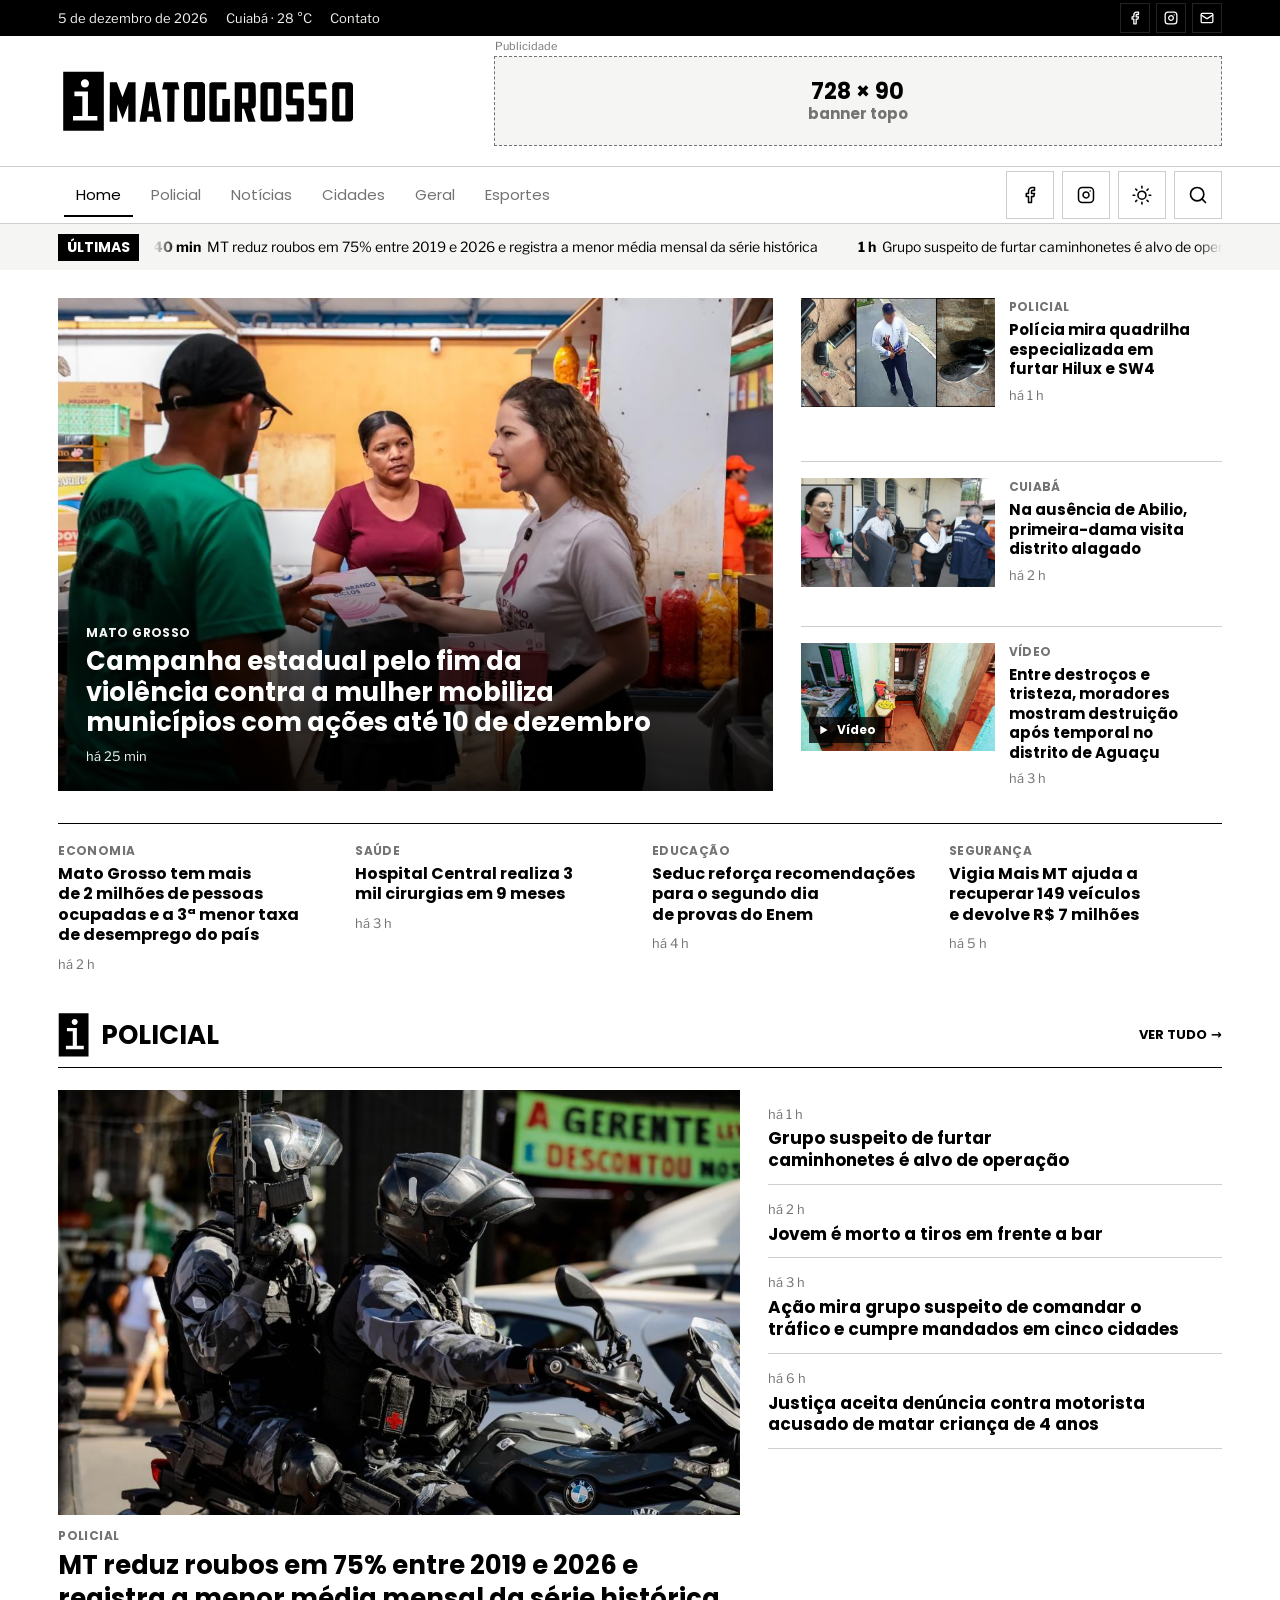
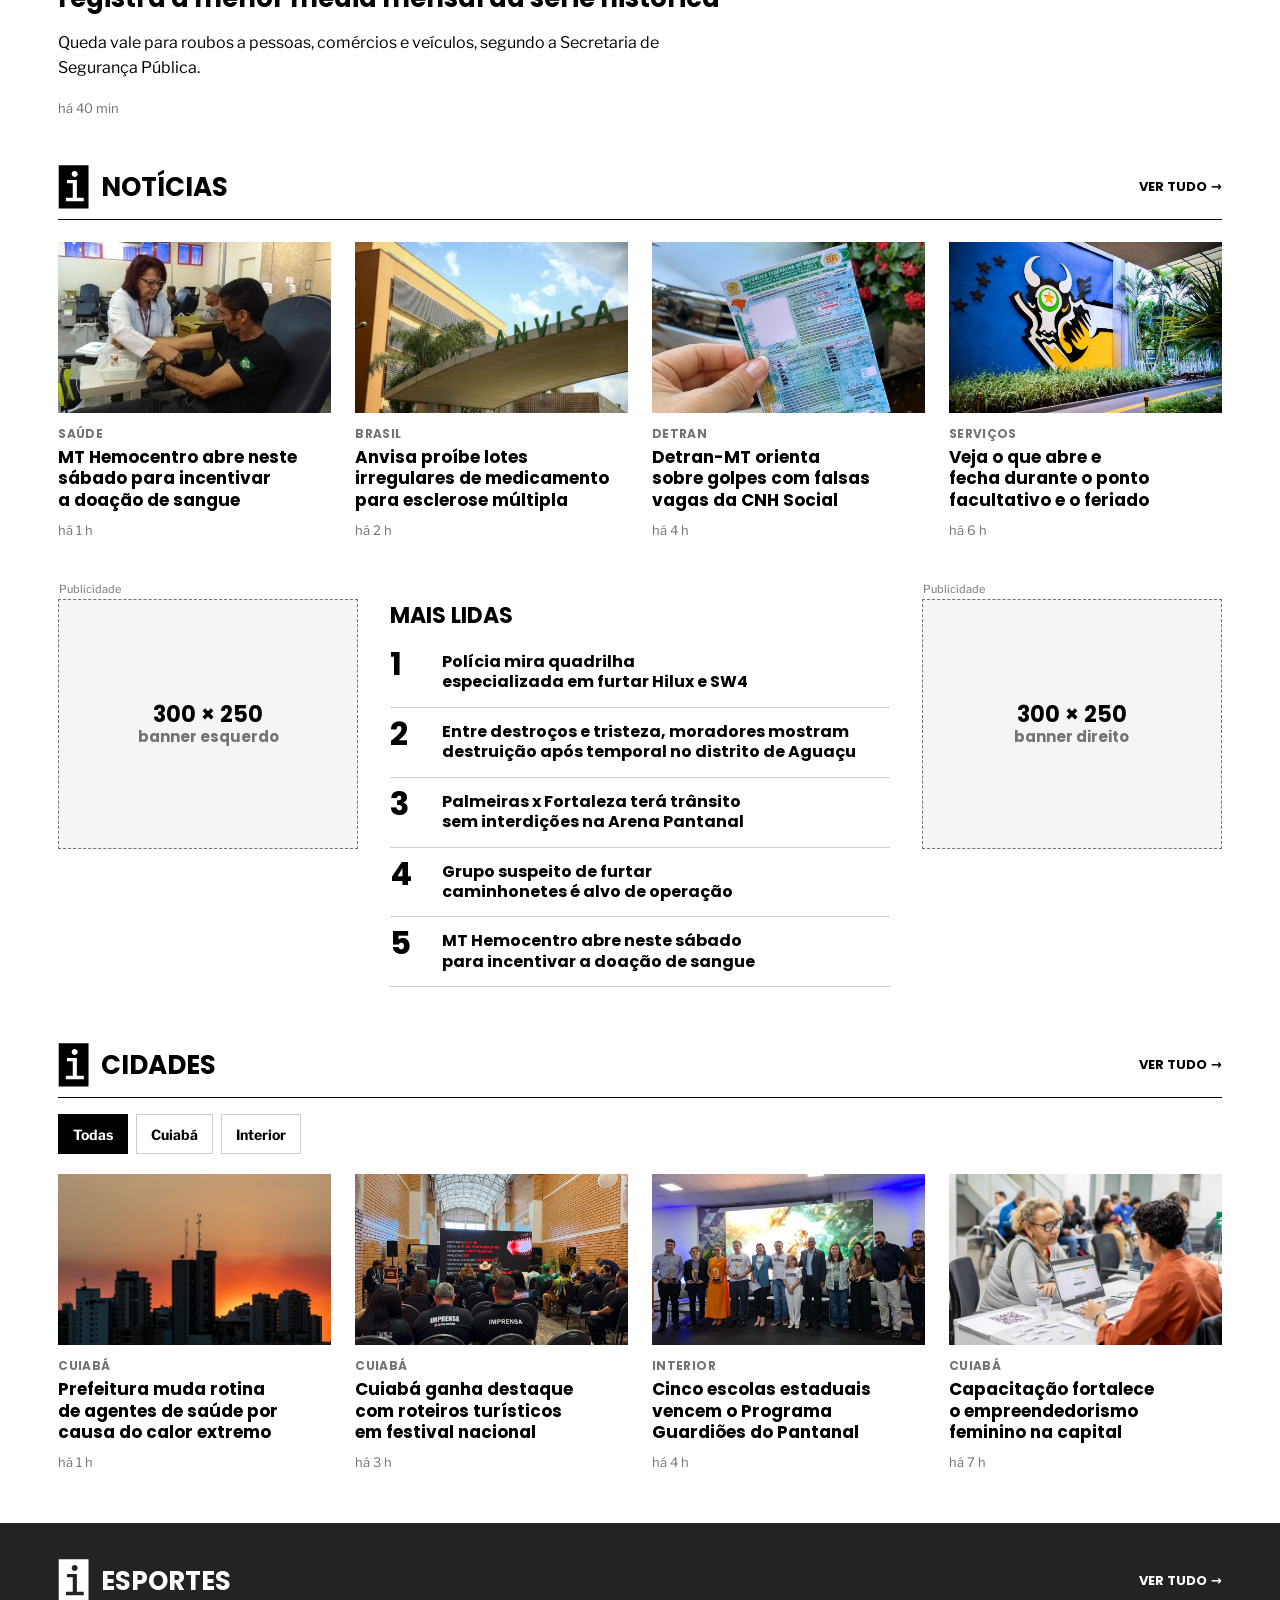
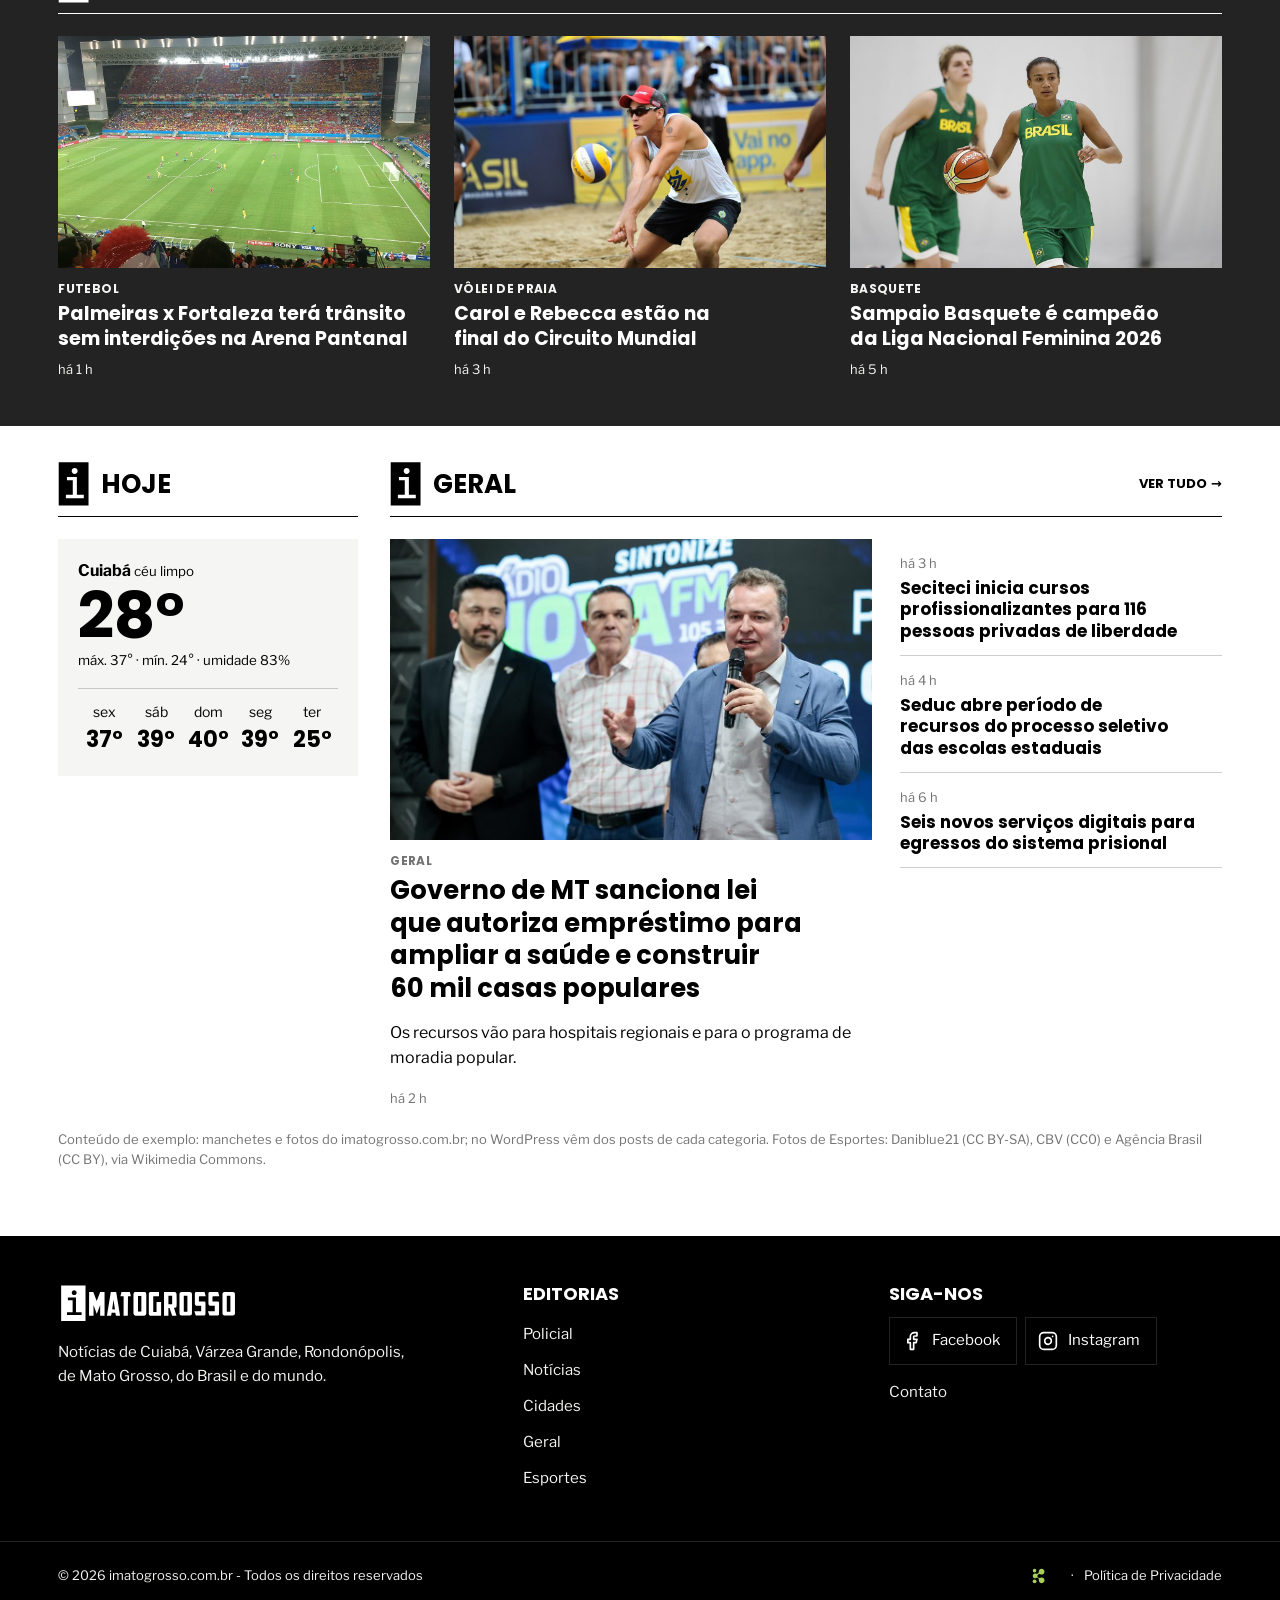
<file: index.html>
<!DOCTYPE html>
<html lang="pt-BR">
<head>
<meta charset="utf-8">
<meta name="viewport" content="width=device-width, initial-scale=1">
<title>iMatoGrosso · Home</title>
<link rel="icon" type="image/svg+xml" href="assets/img/logo/imt-icone-preto.svg">
<!-- WP: favicon e ícone do celular = IMT_icone_01.svg (gerar também PNG 32, 180 e 512 px) -->
<link rel="preconnect" href="https://fonts.googleapis.com">
<link rel="preconnect" href="https://fonts.gstatic.com" crossorigin>
<link href="https://fonts.googleapis.com/css2?family=Poppins:wght@400;700&family=Libre+Franklin:wght@400;700&display=swap" rel="stylesheet">
<link rel="stylesheet" href="assets/css/style.css">
</head>
<body>
<svg width="0" height="0" style="position:absolute" aria-hidden="true">
 <symbol id="logo" viewBox="0 0 841.89 181.89"><g><polygon points="144.99 147.97 145.5 37.37 165.02 37.37 180.91 79.59 197.14 37.37 217.69 37.37 217.69 147.97 196.96 147.97 197.31 98.58 181.25 140.2 166.05 98.58 166.23 147.97 146.17 147.97 144.99 147.97"/><path d="M272.08,37.37h-25.12l-18.26,110.6h19.68l2.59-13.99h17.23l2.85,13.99h19.17L272.08,37.37ZM253.43,118.71l6.09-44.69,6.86,44.81L253.43,118.71Z"/><polygon points="306.66 147.97 326.48 147.97 327.26 57.31 340.98 57.31 335.93 37.37 296.69 37.37 292.03 57.31 306.92 57.31 306.66 147.97"/><path d="M402.99,37.37h-39.69c-5.16,0-9.37,4.21-9.37,9.35v91.51c0,5.14,4.21,9.35,9.37,9.35h39.69c5.14,0,9.35-4.21,9.35-9.35V46.72C412.34,41.58,408.13,37.37,402.99,37.37ZM390.98,128.7c0,.84-.69,1.53-1.53,1.53h-13.79c-.84,0-1.52-.69-1.52-1.53V56.64c0-.84.68-1.53,1.52-1.53h13.79c.84,0,1.53.69,1.53,1.53V128.7Z"/><path d="M818.47,37.37h-39.69c-5.16,0-9.37,4.21-9.37,9.35v91.51c0,5.14,4.21,9.35,9.37,9.35h39.69c5.14,0,9.36-4.21,9.36-9.35V46.72C827.83,41.58,823.61,37.37,818.47,37.37ZM806.46,128.7c0,.84-.69,1.53-1.53,1.53h-13.79c-.83,0-1.52-.69-1.52-1.53V56.64c0-.84.69-1.53,1.52-1.53h13.79c.84,0,1.53.69,1.53,1.53V128.7Z"/><path d="M617.29,37.37h-39.69c-5.15,0-9.37,4.21-9.37,9.35v91.51c0,5.14,4.22,9.35,9.37,9.35h39.69c5.15,0,9.36-4.21,9.36-9.35V46.72C626.65,41.58,622.44,37.37,617.29,37.37ZM605.28,128.7c0,.84-.69,1.53-1.53,1.53h-13.78c-.84,0-1.52-.69-1.52-1.53V56.64c0-.84.68-1.53,1.52-1.53h13.78c.84,0,1.53.69,1.53,1.53V128.7Z"/><path d="M402.99,37.37h-39.69c-5.16,0-9.37,4.21-9.37,9.35v91.51c0,5.14,4.21,9.35,9.37,9.35h39.69c5.14,0,9.35-4.21,9.35-9.35V46.72C412.34,41.58,408.13,37.37,402.99,37.37ZM390.98,128.7c0,.84-.69,1.53-1.53,1.53h-13.79c-.84,0-1.52-.69-1.52-1.53V56.64c0-.84.68-1.53,1.52-1.53h13.79c.84,0,1.53.69,1.53,1.53V128.7Z"/><path d="M749.21,37.37h-40.28s-5.18,2.33-5.18,6.34.26,50,.26,50c0,0,.39,6.6,6.35,7.77,2.61.51,20.33.39,20.33.39,0,0,2.59-.65,2.59,1.16s.39,22.54.39,22.54c0,0,.52,2.59-2.33,2.46-2.85-.13-30.05-.39-30.05-.39l6.74,19.56,37.82.25s6.6-.38,7.25-5.05c.65-4.66.39-54.39.39-54.39,0,0,.39-5.57-5.96-5.57h-21.63s-1.95.07-2.88-1.24c-.52-.72-.5-1.55-.49-1.87.06-2.1.17-16.39,0-18.46-.17-2.19,1.8-3.48,3.31-3.56,11.39,0,24.47,0,28.68,0L749.21,37.37Z"/><path d="M685.66,37.37h-40.27s-5.18,2.33-5.18,6.34.25,50,.25,50c0,0,.39,6.6,6.35,7.77,2.61.51,20.33.39,20.33.39,0,0,2.59-.65,2.59,1.16s.39,22.54.39,22.54c0,0,.52,2.59-2.33,2.46-2.85-.13-30.05-.39-30.05-.39l6.74,19.56,37.82.25s6.6-.38,7.25-5.05.39-54.39.39-54.39c0,0,.39-5.57-5.96-5.57h-21.63s-1.95.07-2.88-1.24c-.52-.72-.49-1.55-.48-1.87.05-2.1.16-16.39,0-18.46-.18-2.19,1.79-3.48,3.3-3.56,11.39,0,24.47,0,28.68,0L685.66,37.37Z"/><path d="M472.31,37.37h-39.63s-7.9,1.16-7.9,7.77v94.67s1.69,8.16,7.25,8.16h50.25v-63.46h-21.37v45.98h-15.41V57.31h26.81V37.37Z"/><path d="M554.43,104.85c1.94-6.61,0-59.19,0-59.19,0,0-1.95-8.29-8.04-8.29h-50.5v110.6h20.58v-36.26h5.31l12.31,36.26h20.34l-12.18-36.91S552.48,111.45,554.43,104.85ZM534.09,94.35l-17.62.13v-39.63l17.62-.26V94.35Z"/></g><path d="M14.61,7.58v165.43h113.97V7.58H14.61ZM75.59,28.99c6.31,0,11.42,5.12,11.42,11.43s-5.11,11.43-11.42,11.43-11.43-5.12-11.43-11.43S69.28,28.99,75.59,28.99ZM110.45,144.52H42.07v-12.78h26.24v-55.43h-22.27v-12.95h37.99v68.38h26.42V144.52Z"/></symbol>
 <symbol id="ic" viewBox="0 0 421.09 595.28"><path d="M9.81,3.44v587.67h404.87V3.44H9.81ZM226.42,79.51c22.42,0,40.59,18.18,40.59,40.6s-18.17,40.59-40.59,40.59-40.59-18.18-40.59-40.59S204,79.51,226.42,79.51ZM350.27,489.9H107.35v-45.4h93.24v-196.91h-79.13v-46.01h134.95v242.92h93.86V489.9Z"/></symbol>
 <symbol id="fb" viewBox="0 0 24 24"><path pathLength="1" d="M18 2h-3a5 5 0 0 0-5 5v3H7v4h3v8h4v-8h3l1-4h-4V7a1 1 0 0 1 1-1h3z"/></symbol>
 <symbol id="ig" viewBox="0 0 24 24"><rect pathLength="1" x="2" y="2" width="20" height="20" rx="5"/><path pathLength="1" d="M16 11.37A4 4 0 1 1 12.63 8 4 4 0 0 1 16 11.37z"/><path pathLength="1" d="M17.5 6.5h.01"/></symbol>
 <symbol id="ml" viewBox="0 0 24 24"><rect pathLength="1" x="2" y="4" width="20" height="16" rx="2"/><path pathLength="1" d="m22 7-8.97 5.7a1.94 1.94 0 0 1-2.06 0L2 7"/></symbol>
 <symbol id="lupa" viewBox="0 0 24 24"><circle pathLength="1" cx="11" cy="11" r="8"/><path pathLength="1" d="m21 21-4.3-4.3"/></symbol>
</svg>

<div class="top"><div class="wrap">
 <span class="dt" id="hoje">19 de novembro de 2026</span>
 <span>Cuiabá · 28 °C</span>
 <a class="ctt" href="contato.html">Contato</a>
 <nav class="soc" aria-label="Redes sociais">
  <a href="https://www.facebook.com/profile.php?id=61579282092124" target="_blank" rel="noopener" aria-label="Facebook do iMatoGrosso (abre em nova aba)"><svg><use href="#fb"/></svg></a>
  <a href="https://www.instagram.com/imatogrossomt/" target="_blank" rel="noopener" aria-label="Instagram do iMatoGrosso (abre em nova aba)"><svg><use href="#ig"/></svg></a>
  <a href="contato.html" aria-label="E-mail"><svg><use href="#ml"/></svg></a>
 </nav>
</div></div>

<header class="head"><div class="wrap">
 <a class="logo" href="index.html" aria-label="iMatoGrosso, página inicial"><svg viewBox="0 0 841.89 181.89"><use href="#logo"/></svg></a>
 <!-- WP: posição "banner-top-728x90" (WP Bannerize) -->
 <div class="ad a728"><span><b>728 × 90</b>banner topo</span></div>
</div></header>

<nav class="nav" id="nav" aria-label="Editorias"><div class="wrap">
 <a class="mini" href="index.html" aria-label="iMatoGrosso"><svg viewBox="0 0 841.89 181.89"><use href="#logo"/></svg></a>
 <ul class="menu" id="menu">
  <li class="hov" aria-hidden="true"></li><li class="ind" aria-hidden="true"></li>
  <li><a href="index.html" aria-current="page">Home</a></li>
  <li><a href="editoria.html?e=policial">Policial</a></li>
  <li><a href="editoria.html?e=noticias">Notícias</a></li>
  <li><a href="editoria.html?e=cidades">Cidades</a></li>
  <li><a href="editoria.html?e=geral">Geral</a></li>
  <li><a href="editoria.html?e=esportes">Esportes</a></li>
 </ul>
 <nav class="nav-redes" aria-label="iMatoGrosso nas redes sociais">
  <a href="https://www.facebook.com/profile.php?id=61579282092124" target="_blank" rel="noopener" aria-label="Facebook do iMatoGrosso (abre em nova aba)"><svg aria-hidden="true"><use href="#fb"/></svg></a>
  <a href="https://www.instagram.com/imatogrossomt/" target="_blank" rel="noopener" aria-label="Instagram do iMatoGrosso (abre em nova aba)"><svg aria-hidden="true"><use href="#ig"/></svg></a>
 </nav>
 <!-- botão claro/escuro animado (ref. "AnimatedThemeToggle / SolarSwitch", refeito em JS puro) -->
 <button class="tema-tg" id="tema-tg" type="button" aria-pressed="false" aria-label="Modo escuro"><svg viewBox="0 0 25 25" aria-hidden="true"><path class="sol" pathLength="1" d="M12.4058 17.7625C15.1672 17.7625 17.4058 15.5239 17.4058 12.7625C17.4058 10.0011 15.1672 7.76251 12.4058 7.76251C9.64434 7.76251 7.40576 10.0011 7.40576 12.7625C7.40576 15.5239 9.64434 17.7625 12.4058 17.7625Z"/><path class="sol" pathLength="1" d="M12.4058 1.76251V3.76251"/><path class="sol" pathLength="1" d="M12.4058 21.7625V23.7625"/><path class="sol" pathLength="1" d="M4.62598 4.98248L6.04598 6.40248"/><path class="sol" pathLength="1" d="M18.7656 19.1225L20.1856 20.5425"/><path class="sol" pathLength="1" d="M1.40576 12.7625H3.40576"/><path class="sol" pathLength="1" d="M21.4058 12.7625H23.4058"/><path class="sol" pathLength="1" d="M4.62598 20.5425L6.04598 19.1225"/><path class="sol" pathLength="1" d="M18.7656 6.40248L20.1856 4.98248"/><path class="lua" pathLength="1" d="M21.1918 13.2013C21.0345 14.9035 20.3957 16.5257 19.35 17.8781C18.3044 19.2305 16.8953 20.2571 15.2875 20.8379C13.6797 21.4186 11.9398 21.5294 10.2713 21.1574C8.60281 20.7854 7.07479 19.9459 5.86602 18.7371C4.65725 17.5283 3.81774 16.0003 3.4457 14.3318C3.07367 12.6633 3.18451 10.9234 3.76526 9.31561C4.346 7.70783 5.37263 6.29868 6.72501 5.25307C8.07739 4.20746 9.69959 3.56862 11.4018 3.41132C10.4052 4.75958 9.92564 6.42077 10.0503 8.09273C10.175 9.76469 10.8957 11.3364 12.0812 12.5219C13.2667 13.7075 14.8384 14.4281 16.5104 14.5528C18.1823 14.6775 19.8435 14.1979 21.1918 13.2013Z"/></svg></button>
 <!-- busca que se expande (ref. "expanding search dock", refeita em JS puro). WP: action="/" e name="s" -->
 <div class="dock" id="dock">
  <button class="dock-btn" id="bt" type="button" aria-expanded="false" aria-controls="fb-form" aria-label="Buscar"><svg><use href="#lupa"/></svg></button>
  <form class="dock-form" id="fb-form" role="search" action="busca.html" method="get" hidden>
   <svg class="dock-lupa" aria-hidden="true"><use href="#lupa"/></svg>
   <label class="vh" for="q">Buscar no iMatoGrosso</label>
   <input id="q" name="s" type="search" placeholder="Buscar no iMatoGrosso…" autocomplete="off" enterkeyhint="search">
   <button type="button" class="dock-x" id="dock-x" aria-label="Fechar busca"><svg viewBox="0 0 24 24" aria-hidden="true"><path pathLength="1" d="M6 6l12 12"/><path pathLength="1" d="M18 6 6 18"/></svg></button>
  </form>
 </div>
</div>
</nav>

<div class="ult" aria-label="Últimas notícias"><div class="wrap"><span class="tag">Últimas</span><div class="trilho"><div class="fita" id="fita"></div></div></div></div>

<main>
<h1 class="vh">iMatoGrosso: notícias de Cuiabá, Várzea Grande e Mato Grosso</h1>
<section class="wrap" aria-label="Destaques">
 <div class="man">
  <a class="lead" href="noticia.html" id="lead"></a>
  <div class="lado" id="lado"></div>
 </div>
 <div class="faixa" id="faixa"></div>
</section>

<section class="wrap sec" id="policial"><div class="sh"><svg class="i" viewBox="0 0 421.09 595.28" aria-hidden="true"><use href="#ic"/></svg><h2>Policial</h2><a class="mais" href="editoria.html?e=policial">Ver tudo <span class="seta" aria-hidden="true">→</span></a></div>
 <div class="duo"><a class="gr" href="noticia.html" id="polG"></a><ul class="lista" id="polL"></ul></div></section>

<section class="wrap sec" id="noticias"><div class="sh"><svg class="i" viewBox="0 0 421.09 595.28" aria-hidden="true"><use href="#ic"/></svg><h2>Notícias</h2><a class="mais" href="editoria.html?e=noticias">Ver tudo <span class="seta" aria-hidden="true">→</span></a></div>
 <div class="g4" id="not"></div></section>

<!-- WP: posições "banner-esquerdo-inferior-300x250" e "banner-direito-inferior-300x250" -->
<section class="wrap pubs" aria-label="Publicidade e mais lidas">
 <div class="ad a300"><span><b>300 × 250</b>banner esquerdo</span></div>
 <div class="lidas"><h2>Mais lidas</h2><ol id="lidas"></ol></div>
 <div class="ad a300"><span><b>300 × 250</b>banner direito</span></div>
</section>

<section class="wrap sec" id="cidades"><div class="sh"><svg class="i" viewBox="0 0 421.09 595.28" aria-hidden="true"><use href="#ic"/></svg><h2>Cidades</h2><a class="mais" href="editoria.html?e=cidades">Ver tudo <span class="seta" aria-hidden="true">→</span></a></div>
 <div class="chips" id="chips" role="group" aria-label="Filtrar por cidade"></div>
 <div class="g4" id="cid"></div></section>

<section class="esc" id="esportes"><div class="wrap sec"><div class="sh"><svg class="i" viewBox="0 0 421.09 595.28" aria-hidden="true"><use href="#ic"/></svg><h2>Esportes</h2><a class="mais" href="editoria.html?e=esportes">Ver tudo <span class="seta" aria-hidden="true">→</span></a></div>
 <div class="g3" id="esp"></div></div></section>

<section class="wrap sec" id="geral"><div class="hg">
 <div><div class="sh"><svg class="i" viewBox="0 0 421.09 595.28" aria-hidden="true"><use href="#ic"/></svg><h2>Hoje</h2></div>
  <div class="tempo"><strong>Cuiabá</strong> <small>céu limpo</small>
   <div class="c">28°</div><small>máx. 37° · mín. 24° · umidade 83%</small>
   <div class="dias"><span>sex<b>37°</b></span><span>sáb<b>39°</b></span><span>dom<b>40°</b></span><span>seg<b>39°</b></span><span>ter<b>25°</b></span></div></div></div>
 <div><div class="sh"><svg class="i" viewBox="0 0 421.09 595.28" aria-hidden="true"><use href="#ic"/></svg><h2>Geral</h2><a class="mais" href="editoria.html?e=geral">Ver tudo <span class="seta" aria-hidden="true">→</span></a></div>
  <div class="duo"><a class="gr" href="noticia.html" id="gerG"></a><ul class="lista" id="gerL"></ul></div></div>
</div></section>
<p class="wrap nota">Conteúdo de exemplo: manchetes e fotos do imatogrosso.com.br; no WordPress vêm dos posts de cada categoria. Fotos de Esportes: Daniblue21 (CC BY-SA), CBV (CC0) e Agência Brasil (CC BY), via Wikimedia Commons.</p>
</main>

<footer><div class="wrap">
 <div><a class="logo" href="#" aria-label="iMatoGrosso"><svg viewBox="0 0 841.89 181.89"><use href="#logo"/></svg></a>
  <p>Notícias de Cuiabá, Várzea Grande, Rondonópolis,<br>de Mato Grosso, do Brasil e do mundo.</p></div>
 <div><h3>Editorias</h3><ul><li><a href="editoria.html?e=policial">Policial</a></li><li><a href="editoria.html?e=noticias">Notícias</a></li><li><a href="editoria.html?e=cidades">Cidades</a></li><li><a href="editoria.html?e=geral">Geral</a></li><li><a href="editoria.html?e=esportes">Esportes</a></li></ul></div>
 <div><h3>Siga-nos</h3><div class="redes-rod">
  <a class="rede" href="https://www.facebook.com/profile.php?id=61579282092124" target="_blank" rel="noopener"><svg aria-hidden="true"><use href="#fb"/></svg><span>Facebook</span></a>
  <a class="rede" href="https://www.instagram.com/imatogrossomt/" target="_blank" rel="noopener"><svg aria-hidden="true"><use href="#ig"/></svg><span>Instagram</span></a>
 </div><ul><li><a href="contato.html">Contato</a></li></ul></div>
</div><div class="copy"><div class="wrap">
 <span>© 2026 imatogrosso.com.br - Todos os direitos reservados</span>
 <span class="assina"><a class="astravox" href="https://www.astravox.com.br" target="_blank" rel="noopener" aria-label="Desenvolvido por AstraVox (abre em nova aba)" title="Desenvolvido por AstraVox"><img src="assets/img/logo/astravox-icone.svg" alt="" width="13" height="16"></a><span aria-hidden="true">·</span><a href="privacidade.html">Política de Privacidade</a></span>
</div></div></footer>

<script src="assets/js/main.js" defer></script>
</body>
</html>
</file>
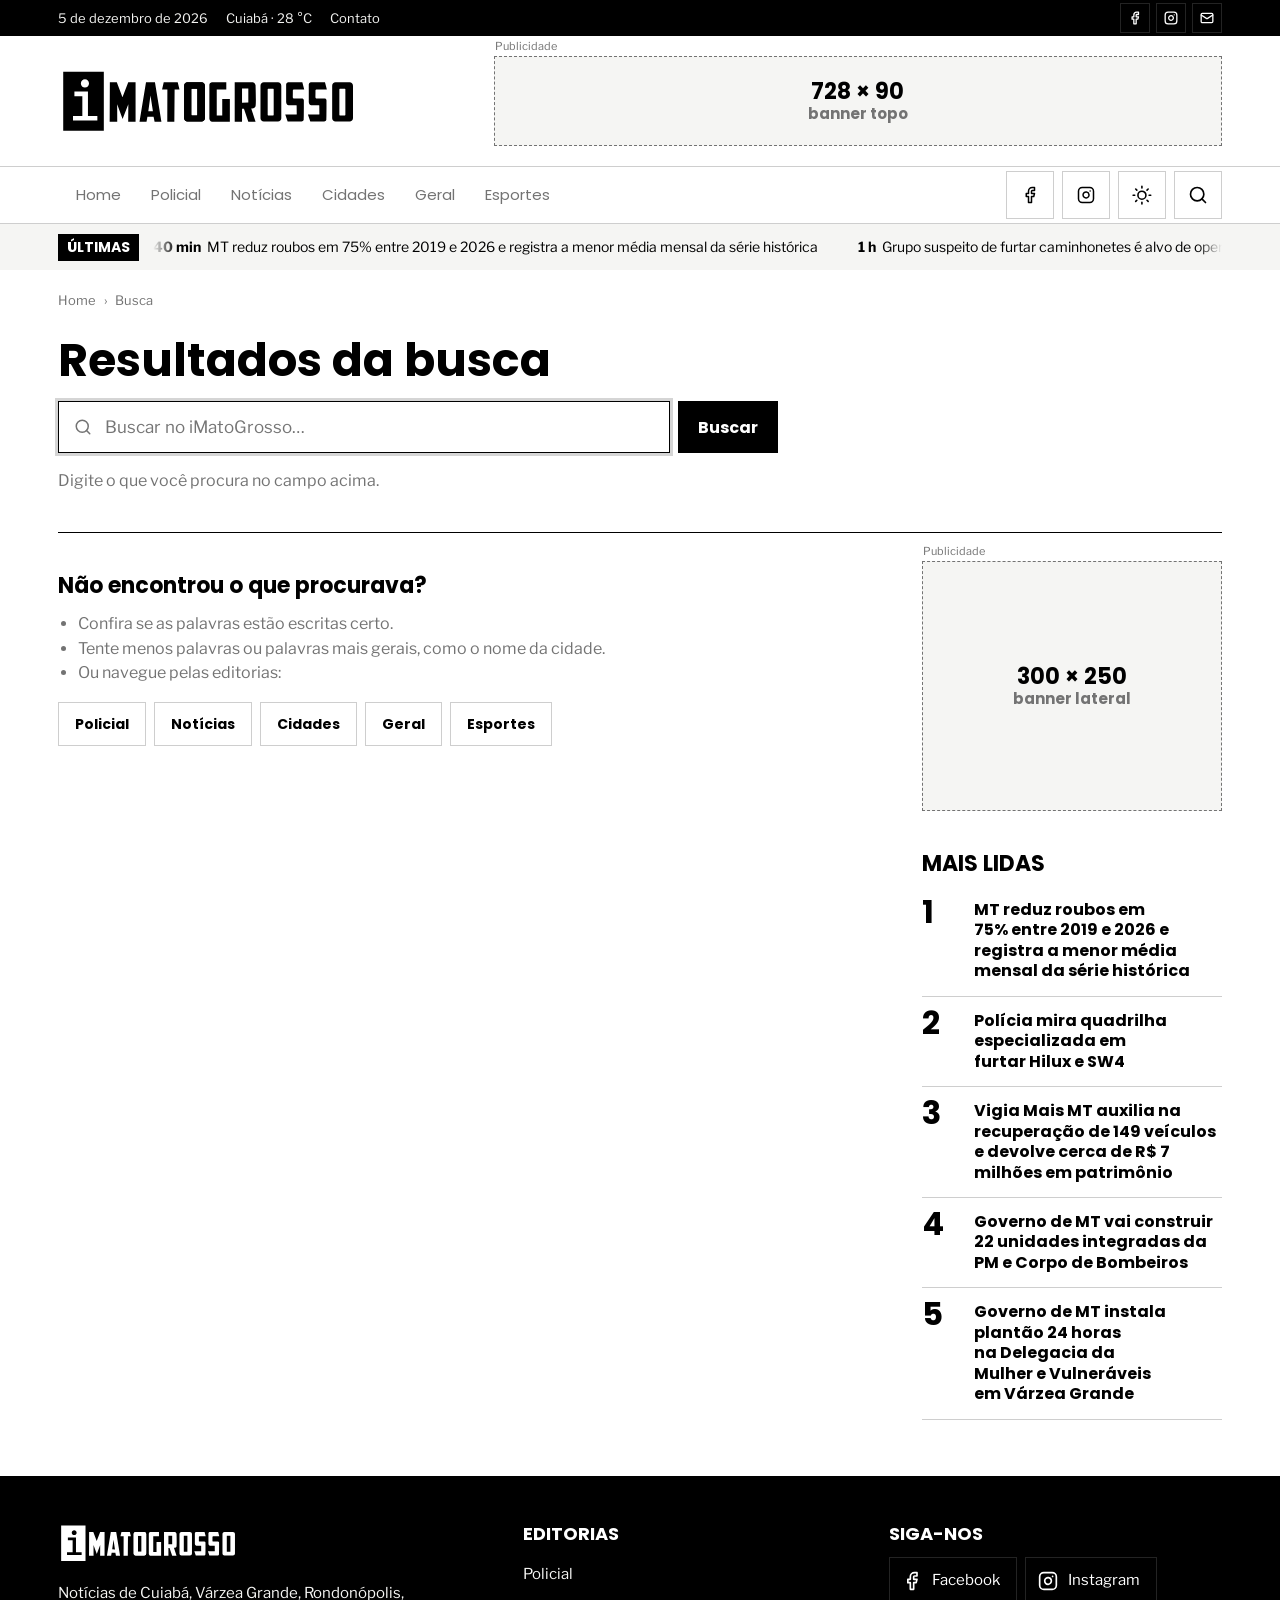
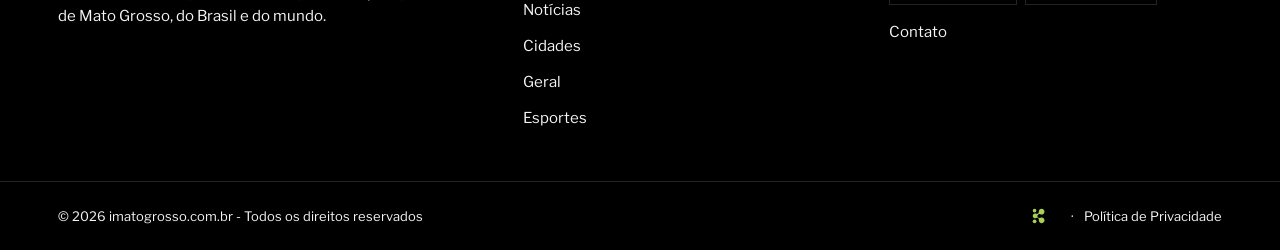
<file: busca.html>
<!DOCTYPE html>
<html lang="pt-BR">
<head>
<meta charset="utf-8">
<meta name="viewport" content="width=device-width, initial-scale=1">
<title>Busca · iMatoGrosso</title>
<meta name="description" content="Busque notícias no iMatoGrosso.">
<meta name="robots" content="noindex,follow">
<link rel="icon" type="image/svg+xml" href="assets/img/logo/imt-icone-preto.svg">
<!-- WP: favicon e ícone do celular = IMT_icone_01.svg (gerar também PNG 32, 180 e 512 px) -->
<link rel="preconnect" href="https://fonts.googleapis.com">
<link rel="preconnect" href="https://fonts.gstatic.com" crossorigin>
<link href="https://fonts.googleapis.com/css2?family=Poppins:wght@400;700&family=Libre+Franklin:wght@400;700&display=swap" rel="stylesheet">
<link rel="stylesheet" href="assets/css/style.css">
</head>
<body>
<svg width="0" height="0" style="position:absolute" aria-hidden="true">
 <symbol id="logo" viewBox="0 0 841.89 181.89"><g><polygon points="144.99 147.97 145.5 37.37 165.02 37.37 180.91 79.59 197.14 37.37 217.69 37.37 217.69 147.97 196.96 147.97 197.31 98.58 181.25 140.2 166.05 98.58 166.23 147.97 146.17 147.97 144.99 147.97"/><path d="M272.08,37.37h-25.12l-18.26,110.6h19.68l2.59-13.99h17.23l2.85,13.99h19.17L272.08,37.37ZM253.43,118.71l6.09-44.69,6.86,44.81L253.43,118.71Z"/><polygon points="306.66 147.97 326.48 147.97 327.26 57.31 340.98 57.31 335.93 37.37 296.69 37.37 292.03 57.31 306.92 57.31 306.66 147.97"/><path d="M402.99,37.37h-39.69c-5.16,0-9.37,4.21-9.37,9.35v91.51c0,5.14,4.21,9.35,9.37,9.35h39.69c5.14,0,9.35-4.21,9.35-9.35V46.72C412.34,41.58,408.13,37.37,402.99,37.37ZM390.98,128.7c0,.84-.69,1.53-1.53,1.53h-13.79c-.84,0-1.52-.69-1.52-1.53V56.64c0-.84.68-1.53,1.52-1.53h13.79c.84,0,1.53.69,1.53,1.53V128.7Z"/><path d="M818.47,37.37h-39.69c-5.16,0-9.37,4.21-9.37,9.35v91.51c0,5.14,4.21,9.35,9.37,9.35h39.69c5.14,0,9.36-4.21,9.36-9.35V46.72C827.83,41.58,823.61,37.37,818.47,37.37ZM806.46,128.7c0,.84-.69,1.53-1.53,1.53h-13.79c-.83,0-1.52-.69-1.52-1.53V56.64c0-.84.69-1.53,1.52-1.53h13.79c.84,0,1.53.69,1.53,1.53V128.7Z"/><path d="M617.29,37.37h-39.69c-5.15,0-9.37,4.21-9.37,9.35v91.51c0,5.14,4.22,9.35,9.37,9.35h39.69c5.15,0,9.36-4.21,9.36-9.35V46.72C626.65,41.58,622.44,37.37,617.29,37.37ZM605.28,128.7c0,.84-.69,1.53-1.53,1.53h-13.78c-.84,0-1.52-.69-1.52-1.53V56.64c0-.84.68-1.53,1.52-1.53h13.78c.84,0,1.53.69,1.53,1.53V128.7Z"/><path d="M402.99,37.37h-39.69c-5.16,0-9.37,4.21-9.37,9.35v91.51c0,5.14,4.21,9.35,9.37,9.35h39.69c5.14,0,9.35-4.21,9.35-9.35V46.72C412.34,41.58,408.13,37.37,402.99,37.37ZM390.98,128.7c0,.84-.69,1.53-1.53,1.53h-13.79c-.84,0-1.52-.69-1.52-1.53V56.64c0-.84.68-1.53,1.52-1.53h13.79c.84,0,1.53.69,1.53,1.53V128.7Z"/><path d="M749.21,37.37h-40.28s-5.18,2.33-5.18,6.34.26,50,.26,50c0,0,.39,6.6,6.35,7.77,2.61.51,20.33.39,20.33.39,0,0,2.59-.65,2.59,1.16s.39,22.54.39,22.54c0,0,.52,2.59-2.33,2.46-2.85-.13-30.05-.39-30.05-.39l6.74,19.56,37.82.25s6.6-.38,7.25-5.05c.65-4.66.39-54.39.39-54.39,0,0,.39-5.57-5.96-5.57h-21.63s-1.95.07-2.88-1.24c-.52-.72-.5-1.55-.49-1.87.06-2.1.17-16.39,0-18.46-.17-2.19,1.8-3.48,3.31-3.56,11.39,0,24.47,0,28.68,0L749.21,37.37Z"/><path d="M685.66,37.37h-40.27s-5.18,2.33-5.18,6.34.25,50,.25,50c0,0,.39,6.6,6.35,7.77,2.61.51,20.33.39,20.33.39,0,0,2.59-.65,2.59,1.16s.39,22.54.39,22.54c0,0,.52,2.59-2.33,2.46-2.85-.13-30.05-.39-30.05-.39l6.74,19.56,37.82.25s6.6-.38,7.25-5.05.39-54.39.39-54.39c0,0,.39-5.57-5.96-5.57h-21.63s-1.95.07-2.88-1.24c-.52-.72-.49-1.55-.48-1.87.05-2.1.16-16.39,0-18.46-.18-2.19,1.79-3.48,3.3-3.56,11.39,0,24.47,0,28.68,0L685.66,37.37Z"/><path d="M472.31,37.37h-39.63s-7.9,1.16-7.9,7.77v94.67s1.69,8.16,7.25,8.16h50.25v-63.46h-21.37v45.98h-15.41V57.31h26.81V37.37Z"/><path d="M554.43,104.85c1.94-6.61,0-59.19,0-59.19,0,0-1.95-8.29-8.04-8.29h-50.5v110.6h20.58v-36.26h5.31l12.31,36.26h20.34l-12.18-36.91S552.48,111.45,554.43,104.85ZM534.09,94.35l-17.62.13v-39.63l17.62-.26V94.35Z"/></g><path d="M14.61,7.58v165.43h113.97V7.58H14.61ZM75.59,28.99c6.31,0,11.42,5.12,11.42,11.43s-5.11,11.43-11.42,11.43-11.43-5.12-11.43-11.43S69.28,28.99,75.59,28.99ZM110.45,144.52H42.07v-12.78h26.24v-55.43h-22.27v-12.95h37.99v68.38h26.42V144.52Z"/></symbol>
 <symbol id="ic" viewBox="0 0 421.09 595.28"><path d="M9.81,3.44v587.67h404.87V3.44H9.81ZM226.42,79.51c22.42,0,40.59,18.18,40.59,40.6s-18.17,40.59-40.59,40.59-40.59-18.18-40.59-40.59S204,79.51,226.42,79.51ZM350.27,489.9H107.35v-45.4h93.24v-196.91h-79.13v-46.01h134.95v242.92h93.86V489.9Z"/></symbol>
 <symbol id="fb" viewBox="0 0 24 24"><path pathLength="1" d="M18 2h-3a5 5 0 0 0-5 5v3H7v4h3v8h4v-8h3l1-4h-4V7a1 1 0 0 1 1-1h3z"/></symbol>
 <symbol id="ig" viewBox="0 0 24 24"><rect pathLength="1" x="2" y="2" width="20" height="20" rx="5"/><path pathLength="1" d="M16 11.37A4 4 0 1 1 12.63 8 4 4 0 0 1 16 11.37z"/><path pathLength="1" d="M17.5 6.5h.01"/></symbol>
 <symbol id="ml" viewBox="0 0 24 24"><rect pathLength="1" x="2" y="4" width="20" height="16" rx="2"/><path pathLength="1" d="m22 7-8.97 5.7a1.94 1.94 0 0 1-2.06 0L2 7"/></symbol>
 <symbol id="lupa" viewBox="0 0 24 24"><circle pathLength="1" cx="11" cy="11" r="8"/><path pathLength="1" d="m21 21-4.3-4.3"/></symbol>
<symbol id="zap" viewBox="0 0 24 24"><path pathLength="1" d="M3.5 20.5 5 16.2A9 9 0 1 1 7.9 19.1z"/><path pathLength="1" d="M9 8.2c.2-.5.8-.6 1.1-.2l1 1.6c.2.3.1.7-.2 1l-.5.4c.6 1.2 1.5 2.1 2.7 2.7l.4-.5c.3-.3.7-.4 1-.2l1.6 1c.4.3.3.9-.2 1.1-2.9 1-7.9-4-6.9-6.9z"/></symbol>
 <symbol id="xis" viewBox="0 0 24 24"><path pathLength="1" d="M4 4h4.6L20 20h-4.6z"/><path pathLength="1" d="M4 20l6.9-6.9"/><path pathLength="1" d="M20 4l-6.9 6.9"/></symbol>
 <symbol id="elo" viewBox="0 0 24 24"><path pathLength="1" d="M10 13a5 5 0 0 0 7.54.54l3-3a5 5 0 0 0-7.07-7.07l-1.72 1.71"/><path pathLength="1" d="M14 11a5 5 0 0 0-7.54-.54l-3 3a5 5 0 0 0 7.07 7.07l1.71-1.71"/></symbol>
</svg>

<div class="top"><div class="wrap">
 <span class="dt" id="hoje">19 de novembro de 2026</span>
 <span>Cuiabá · 28 °C</span>
 <a class="ctt" href="contato.html">Contato</a>
 <nav class="soc" aria-label="Redes sociais">
  <a href="https://www.facebook.com/profile.php?id=61579282092124" target="_blank" rel="noopener" aria-label="Facebook do iMatoGrosso (abre em nova aba)"><svg><use href="#fb"/></svg></a>
  <a href="https://www.instagram.com/imatogrossomt/" target="_blank" rel="noopener" aria-label="Instagram do iMatoGrosso (abre em nova aba)"><svg><use href="#ig"/></svg></a>
  <a href="contato.html" aria-label="E-mail"><svg><use href="#ml"/></svg></a>
 </nav>
</div></div>

<header class="head"><div class="wrap">
 <a class="logo" href="index.html" aria-label="iMatoGrosso, página inicial"><svg viewBox="0 0 841.89 181.89"><use href="#logo"/></svg></a>
 <!-- WP: posição "banner-top-728x90" (WP Bannerize) -->
 <div class="ad a728"><span><b>728 × 90</b>banner topo</span></div>
</div></header>

<nav class="nav" id="nav" aria-label="Editorias"><div class="wrap">
 <a class="mini" href="index.html" aria-label="iMatoGrosso"><svg viewBox="0 0 841.89 181.89"><use href="#logo"/></svg></a>
 <ul class="menu" id="menu">
  <li class="hov" aria-hidden="true"></li><li class="ind" aria-hidden="true"></li>
  <li><a href="index.html">Home</a></li>
  <li><a href="editoria.html?e=policial">Policial</a></li>
  <li><a href="editoria.html?e=noticias">Notícias</a></li>
  <li><a href="editoria.html?e=cidades">Cidades</a></li>
  <li><a href="editoria.html?e=geral">Geral</a></li>
  <li><a href="editoria.html?e=esportes">Esportes</a></li>
 </ul>
 <nav class="nav-redes" aria-label="iMatoGrosso nas redes sociais">
  <a href="https://www.facebook.com/profile.php?id=61579282092124" target="_blank" rel="noopener" aria-label="Facebook do iMatoGrosso (abre em nova aba)"><svg aria-hidden="true"><use href="#fb"/></svg></a>
  <a href="https://www.instagram.com/imatogrossomt/" target="_blank" rel="noopener" aria-label="Instagram do iMatoGrosso (abre em nova aba)"><svg aria-hidden="true"><use href="#ig"/></svg></a>
 </nav>
 <!-- botão claro/escuro animado (ref. "AnimatedThemeToggle / SolarSwitch", refeito em JS puro) -->
 <button class="tema-tg" id="tema-tg" type="button" aria-pressed="false" aria-label="Modo escuro"><svg viewBox="0 0 25 25" aria-hidden="true"><path class="sol" pathLength="1" d="M12.4058 17.7625C15.1672 17.7625 17.4058 15.5239 17.4058 12.7625C17.4058 10.0011 15.1672 7.76251 12.4058 7.76251C9.64434 7.76251 7.40576 10.0011 7.40576 12.7625C7.40576 15.5239 9.64434 17.7625 12.4058 17.7625Z"/><path class="sol" pathLength="1" d="M12.4058 1.76251V3.76251"/><path class="sol" pathLength="1" d="M12.4058 21.7625V23.7625"/><path class="sol" pathLength="1" d="M4.62598 4.98248L6.04598 6.40248"/><path class="sol" pathLength="1" d="M18.7656 19.1225L20.1856 20.5425"/><path class="sol" pathLength="1" d="M1.40576 12.7625H3.40576"/><path class="sol" pathLength="1" d="M21.4058 12.7625H23.4058"/><path class="sol" pathLength="1" d="M4.62598 20.5425L6.04598 19.1225"/><path class="sol" pathLength="1" d="M18.7656 6.40248L20.1856 4.98248"/><path class="lua" pathLength="1" d="M21.1918 13.2013C21.0345 14.9035 20.3957 16.5257 19.35 17.8781C18.3044 19.2305 16.8953 20.2571 15.2875 20.8379C13.6797 21.4186 11.9398 21.5294 10.2713 21.1574C8.60281 20.7854 7.07479 19.9459 5.86602 18.7371C4.65725 17.5283 3.81774 16.0003 3.4457 14.3318C3.07367 12.6633 3.18451 10.9234 3.76526 9.31561C4.346 7.70783 5.37263 6.29868 6.72501 5.25307C8.07739 4.20746 9.69959 3.56862 11.4018 3.41132C10.4052 4.75958 9.92564 6.42077 10.0503 8.09273C10.175 9.76469 10.8957 11.3364 12.0812 12.5219C13.2667 13.7075 14.8384 14.4281 16.5104 14.5528C18.1823 14.6775 19.8435 14.1979 21.1918 13.2013Z"/></svg></button>
 <!-- busca que se expande (ref. "expanding search dock", refeita em JS puro). WP: action="/" e name="s" -->
 <div class="dock" id="dock">
  <button class="dock-btn" id="bt" type="button" aria-expanded="false" aria-controls="fb-form" aria-label="Buscar"><svg><use href="#lupa"/></svg></button>
  <form class="dock-form" id="fb-form" role="search" action="busca.html" method="get" hidden>
   <svg class="dock-lupa" aria-hidden="true"><use href="#lupa"/></svg>
   <label class="vh" for="q">Buscar no iMatoGrosso</label>
   <input id="q" name="s" type="search" placeholder="Buscar no iMatoGrosso…" autocomplete="off" enterkeyhint="search">
   <button type="button" class="dock-x" id="dock-x" aria-label="Fechar busca"><svg viewBox="0 0 24 24" aria-hidden="true"><path pathLength="1" d="M6 6l12 12"/><path pathLength="1" d="M18 6 6 18"/></svg></button>
  </form>
 </div>
</div>
</nav>

<div class="ult" aria-label="Últimas notícias"><div class="wrap"><span class="tag">Últimas</span><div class="trilho"><div class="fita" id="fita"></div></div></div></div>

<main id="busca">
<div class="wrap">
 <nav class="trilha" aria-label="Você está em" style="padding-top:20px"><a href="index.html">Home</a><span aria-hidden="true">›</span><span>Busca</span></nav>
 <header class="b-cab">
  <h1 class="tt">Resultados da busca</h1>
  <!-- WP: search.php; get_search_form() com name="s" -->
  <form class="b-form" role="search" action="busca.html" method="get">
   <label class="vh" for="bq">Buscar no iMatoGrosso</label>
   <svg class="b-lupa" aria-hidden="true"><use href="#lupa"/></svg>
   <input id="bq" name="s" type="search" placeholder="Buscar no iMatoGrosso…" autocomplete="off" enterkeyhint="search">
   <button class="btn">Buscar</button>
  </form>
  <p class="b-qtd" id="b-qtd" role="status"></p>
  <div class="chips" id="b-chips" role="group" aria-label="Filtrar por editoria"></div>
 </header>
 <div class="ed-grade">
  <section class="ed-corpo" aria-label="Resultados">
   <ul class="ed-lista" id="b-lista"></ul>
   <div class="b-vazio" id="b-vazio" hidden>
    <h2>Não encontrou o que procurava?</h2>
    <ul><li>Confira se as palavras estão escritas certo.</li><li>Tente menos palavras ou palavras mais gerais, como o nome da cidade.</li><li>Ou navegue pelas editorias:</li></ul>
    <p class="b-eds"><a href="editoria.html?e=policial">Policial</a><a href="editoria.html?e=noticias">Notícias</a><a href="editoria.html?e=cidades">Cidades</a><a href="editoria.html?e=geral">Geral</a><a href="editoria.html?e=esportes">Esportes</a></p>
   </div>
   <button class="btn ed-mais" id="b-mais" type="button">Carregar mais resultados</button>
  </section>
  <aside class="lateral">
   <!-- WP: posição "banner-busca-lateral-300x250" -->
   <div class="ad a300"><span><b>300 × 250</b>banner lateral</span></div>
   <div class="lidas"><h2>Mais lidas</h2><ol id="lidas"></ol></div>
  </aside>
 </div>
</div>
</main>

<footer><div class="wrap">
 <div><a class="logo" href="index.html" aria-label="iMatoGrosso"><svg viewBox="0 0 841.89 181.89"><use href="#logo"/></svg></a>
  <p>Notícias de Cuiabá, Várzea Grande, Rondonópolis,<br>de Mato Grosso, do Brasil e do mundo.</p></div>
 <div><h3>Editorias</h3><ul><li><a href="editoria.html?e=policial">Policial</a></li><li><a href="editoria.html?e=noticias">Notícias</a></li><li><a href="editoria.html?e=cidades">Cidades</a></li><li><a href="editoria.html?e=geral">Geral</a></li><li><a href="editoria.html?e=esportes">Esportes</a></li></ul></div>
 <div><h3>Siga-nos</h3><div class="redes-rod">
  <a class="rede" href="https://www.facebook.com/profile.php?id=61579282092124" target="_blank" rel="noopener"><svg aria-hidden="true"><use href="#fb"/></svg><span>Facebook</span></a>
  <a class="rede" href="https://www.instagram.com/imatogrossomt/" target="_blank" rel="noopener"><svg aria-hidden="true"><use href="#ig"/></svg><span>Instagram</span></a>
 </div><ul><li><a href="contato.html">Contato</a></li></ul></div>
</div><div class="copy"><div class="wrap">
 <span>© 2026 imatogrosso.com.br - Todos os direitos reservados</span>
 <span class="assina"><a class="astravox" href="https://www.astravox.com.br" target="_blank" rel="noopener" aria-label="Desenvolvido por AstraVox (abre em nova aba)" title="Desenvolvido por AstraVox"><img src="assets/img/logo/astravox-icone.svg" alt="" width="13" height="16"></a><span aria-hidden="true">·</span><a href="privacidade.html">Política de Privacidade</a></span>
</div></div></footer>

<script src="assets/js/main.js" defer></script>
</body>
</html>
</file>
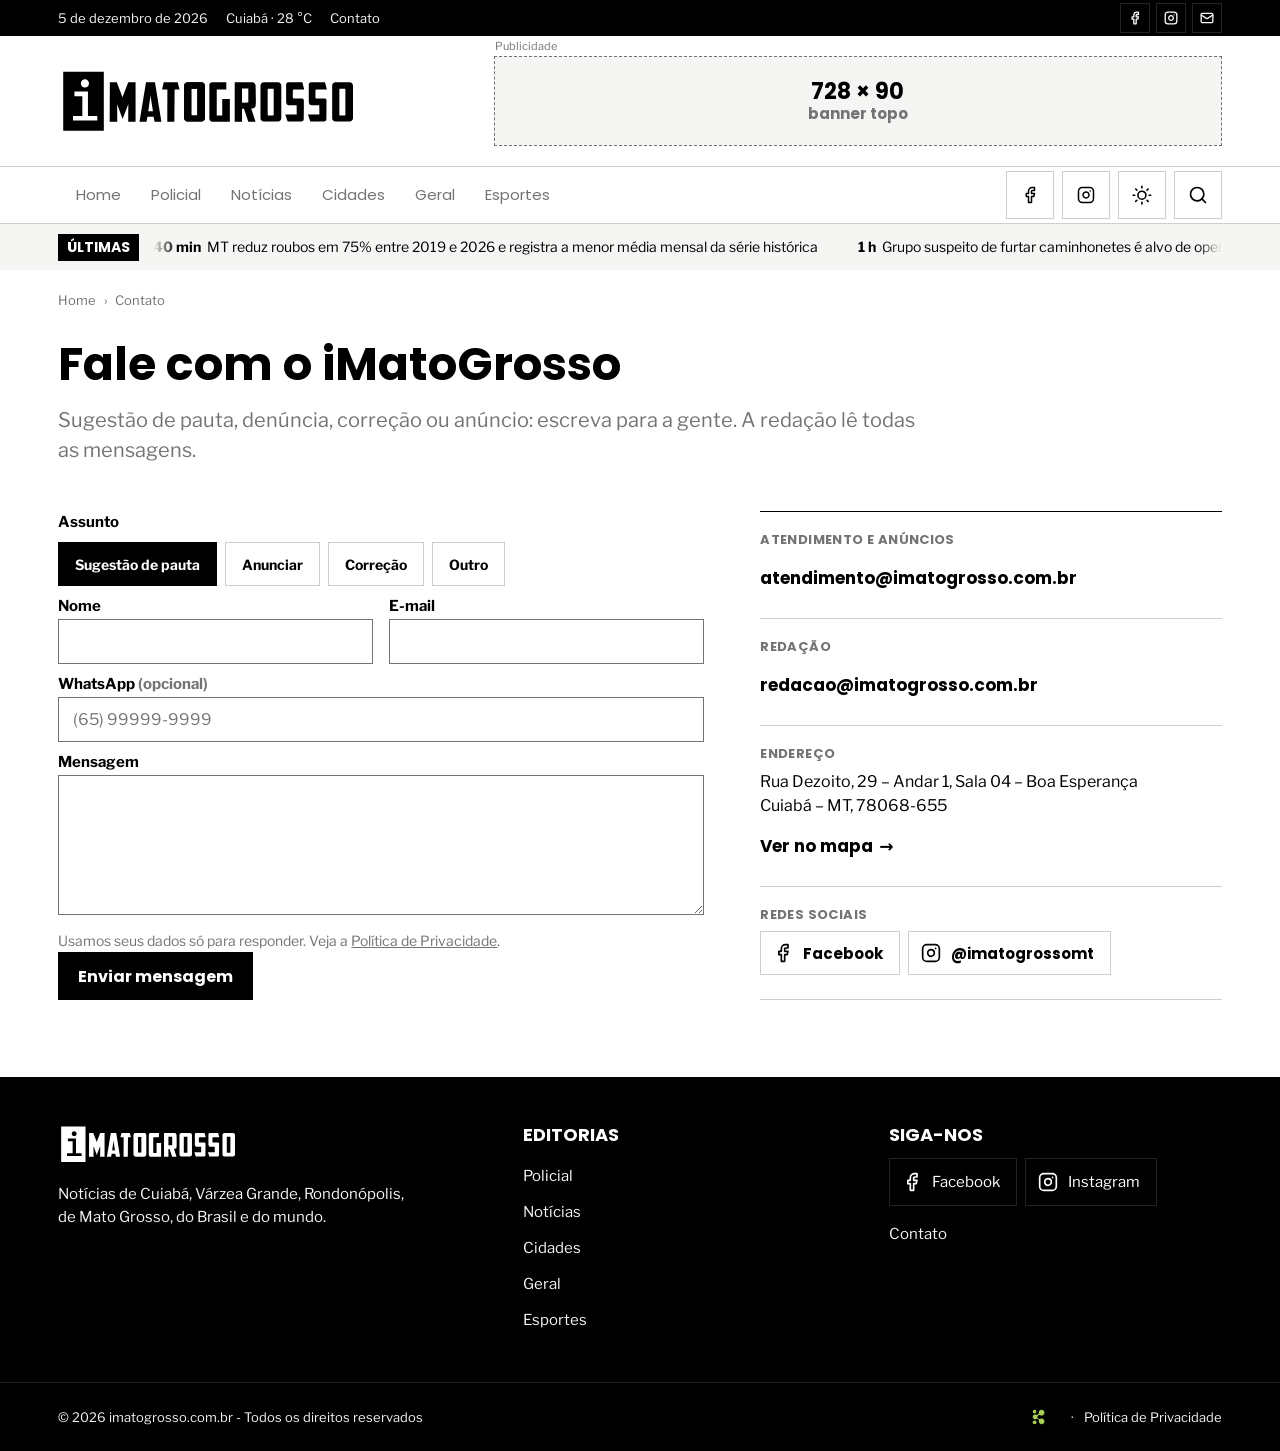
<file: contato.html>
<!DOCTYPE html>
<html lang="pt-BR">
<head>
<meta charset="utf-8">
<meta name="viewport" content="width=device-width, initial-scale=1">
<title>Contato · iMatoGrosso</title>
<meta name="description" content="Fale com a redação e o atendimento do iMatoGrosso: sugestões de pauta, anúncios, correções e dúvidas.">
<link rel="icon" type="image/svg+xml" href="assets/img/logo/imt-icone-preto.svg">
<!-- WP: favicon e ícone do celular = IMT_icone_01.svg (gerar também PNG 32, 180 e 512 px) -->
<link rel="preconnect" href="https://fonts.googleapis.com">
<link rel="preconnect" href="https://fonts.gstatic.com" crossorigin>
<link href="https://fonts.googleapis.com/css2?family=Poppins:wght@400;700&family=Libre+Franklin:wght@400;700&display=swap" rel="stylesheet">
<link rel="stylesheet" href="assets/css/style.css">
</head>
<body>
<svg width="0" height="0" style="position:absolute" aria-hidden="true">
 <symbol id="logo" viewBox="0 0 841.89 181.89"><g><polygon points="144.99 147.97 145.5 37.37 165.02 37.37 180.91 79.59 197.14 37.37 217.69 37.37 217.69 147.97 196.96 147.97 197.31 98.58 181.25 140.2 166.05 98.58 166.23 147.97 146.17 147.97 144.99 147.97"/><path d="M272.08,37.37h-25.12l-18.26,110.6h19.68l2.59-13.99h17.23l2.85,13.99h19.17L272.08,37.37ZM253.43,118.71l6.09-44.69,6.86,44.81L253.43,118.71Z"/><polygon points="306.66 147.97 326.48 147.97 327.26 57.31 340.98 57.31 335.93 37.37 296.69 37.37 292.03 57.31 306.92 57.31 306.66 147.97"/><path d="M402.99,37.37h-39.69c-5.16,0-9.37,4.21-9.37,9.35v91.51c0,5.14,4.21,9.35,9.37,9.35h39.69c5.14,0,9.35-4.21,9.35-9.35V46.72C412.34,41.58,408.13,37.37,402.99,37.37ZM390.98,128.7c0,.84-.69,1.53-1.53,1.53h-13.79c-.84,0-1.52-.69-1.52-1.53V56.64c0-.84.68-1.53,1.52-1.53h13.79c.84,0,1.53.69,1.53,1.53V128.7Z"/><path d="M818.47,37.37h-39.69c-5.16,0-9.37,4.21-9.37,9.35v91.51c0,5.14,4.21,9.35,9.37,9.35h39.69c5.14,0,9.36-4.21,9.36-9.35V46.72C827.83,41.58,823.61,37.37,818.47,37.37ZM806.46,128.7c0,.84-.69,1.53-1.53,1.53h-13.79c-.83,0-1.52-.69-1.52-1.53V56.64c0-.84.69-1.53,1.52-1.53h13.79c.84,0,1.53.69,1.53,1.53V128.7Z"/><path d="M617.29,37.37h-39.69c-5.15,0-9.37,4.21-9.37,9.35v91.51c0,5.14,4.22,9.35,9.37,9.35h39.69c5.15,0,9.36-4.21,9.36-9.35V46.72C626.65,41.58,622.44,37.37,617.29,37.37ZM605.28,128.7c0,.84-.69,1.53-1.53,1.53h-13.78c-.84,0-1.52-.69-1.52-1.53V56.64c0-.84.68-1.53,1.52-1.53h13.78c.84,0,1.53.69,1.53,1.53V128.7Z"/><path d="M402.99,37.37h-39.69c-5.16,0-9.37,4.21-9.37,9.35v91.51c0,5.14,4.21,9.35,9.37,9.35h39.69c5.14,0,9.35-4.21,9.35-9.35V46.72C412.34,41.58,408.13,37.37,402.99,37.37ZM390.98,128.7c0,.84-.69,1.53-1.53,1.53h-13.79c-.84,0-1.52-.69-1.52-1.53V56.64c0-.84.68-1.53,1.52-1.53h13.79c.84,0,1.53.69,1.53,1.53V128.7Z"/><path d="M749.21,37.37h-40.28s-5.18,2.33-5.18,6.34.26,50,.26,50c0,0,.39,6.6,6.35,7.77,2.61.51,20.33.39,20.33.39,0,0,2.59-.65,2.59,1.16s.39,22.54.39,22.54c0,0,.52,2.59-2.33,2.46-2.85-.13-30.05-.39-30.05-.39l6.74,19.56,37.82.25s6.6-.38,7.25-5.05c.65-4.66.39-54.39.39-54.39,0,0,.39-5.57-5.96-5.57h-21.63s-1.95.07-2.88-1.24c-.52-.72-.5-1.55-.49-1.87.06-2.1.17-16.39,0-18.46-.17-2.19,1.8-3.48,3.31-3.56,11.39,0,24.47,0,28.68,0L749.21,37.37Z"/><path d="M685.66,37.37h-40.27s-5.18,2.33-5.18,6.34.25,50,.25,50c0,0,.39,6.6,6.35,7.77,2.61.51,20.33.39,20.33.39,0,0,2.59-.65,2.59,1.16s.39,22.54.39,22.54c0,0,.52,2.59-2.33,2.46-2.85-.13-30.05-.39-30.05-.39l6.74,19.56,37.82.25s6.6-.38,7.25-5.05.39-54.39.39-54.39c0,0,.39-5.57-5.96-5.57h-21.63s-1.95.07-2.88-1.24c-.52-.72-.49-1.55-.48-1.87.05-2.1.16-16.39,0-18.46-.18-2.19,1.79-3.48,3.3-3.56,11.39,0,24.47,0,28.68,0L685.66,37.37Z"/><path d="M472.31,37.37h-39.63s-7.9,1.16-7.9,7.77v94.67s1.69,8.16,7.25,8.16h50.25v-63.46h-21.37v45.98h-15.41V57.31h26.81V37.37Z"/><path d="M554.43,104.85c1.94-6.61,0-59.19,0-59.19,0,0-1.95-8.29-8.04-8.29h-50.5v110.6h20.58v-36.26h5.31l12.31,36.26h20.34l-12.18-36.91S552.48,111.45,554.43,104.85ZM534.09,94.35l-17.62.13v-39.63l17.62-.26V94.35Z"/></g><path d="M14.61,7.58v165.43h113.97V7.58H14.61ZM75.59,28.99c6.31,0,11.42,5.12,11.42,11.43s-5.11,11.43-11.42,11.43-11.43-5.12-11.43-11.43S69.28,28.99,75.59,28.99ZM110.45,144.52H42.07v-12.78h26.24v-55.43h-22.27v-12.95h37.99v68.38h26.42V144.52Z"/></symbol>
 <symbol id="ic" viewBox="0 0 421.09 595.28"><path d="M9.81,3.44v587.67h404.87V3.44H9.81ZM226.42,79.51c22.42,0,40.59,18.18,40.59,40.6s-18.17,40.59-40.59,40.59-40.59-18.18-40.59-40.59S204,79.51,226.42,79.51ZM350.27,489.9H107.35v-45.4h93.24v-196.91h-79.13v-46.01h134.95v242.92h93.86V489.9Z"/></symbol>
 <symbol id="fb" viewBox="0 0 24 24"><path pathLength="1" d="M18 2h-3a5 5 0 0 0-5 5v3H7v4h3v8h4v-8h3l1-4h-4V7a1 1 0 0 1 1-1h3z"/></symbol>
 <symbol id="ig" viewBox="0 0 24 24"><rect pathLength="1" x="2" y="2" width="20" height="20" rx="5"/><path pathLength="1" d="M16 11.37A4 4 0 1 1 12.63 8 4 4 0 0 1 16 11.37z"/><path pathLength="1" d="M17.5 6.5h.01"/></symbol>
 <symbol id="ml" viewBox="0 0 24 24"><rect pathLength="1" x="2" y="4" width="20" height="16" rx="2"/><path pathLength="1" d="m22 7-8.97 5.7a1.94 1.94 0 0 1-2.06 0L2 7"/></symbol>
 <symbol id="lupa" viewBox="0 0 24 24"><circle pathLength="1" cx="11" cy="11" r="8"/><path pathLength="1" d="m21 21-4.3-4.3"/></symbol>
<symbol id="zap" viewBox="0 0 24 24"><path pathLength="1" d="M3.5 20.5 5 16.2A9 9 0 1 1 7.9 19.1z"/><path pathLength="1" d="M9 8.2c.2-.5.8-.6 1.1-.2l1 1.6c.2.3.1.7-.2 1l-.5.4c.6 1.2 1.5 2.1 2.7 2.7l.4-.5c.3-.3.7-.4 1-.2l1.6 1c.4.3.3.9-.2 1.1-2.9 1-7.9-4-6.9-6.9z"/></symbol>
 <symbol id="xis" viewBox="0 0 24 24"><path pathLength="1" d="M4 4h4.6L20 20h-4.6z"/><path pathLength="1" d="M4 20l6.9-6.9"/><path pathLength="1" d="M20 4l-6.9 6.9"/></symbol>
 <symbol id="elo" viewBox="0 0 24 24"><path pathLength="1" d="M10 13a5 5 0 0 0 7.54.54l3-3a5 5 0 0 0-7.07-7.07l-1.72 1.71"/><path pathLength="1" d="M14 11a5 5 0 0 0-7.54-.54l-3 3a5 5 0 0 0 7.07 7.07l1.71-1.71"/></symbol>
</svg>

<div class="top"><div class="wrap">
 <span class="dt" id="hoje">19 de novembro de 2026</span>
 <span>Cuiabá · 28 °C</span>
 <a class="ctt" href="contato.html">Contato</a>
 <nav class="soc" aria-label="Redes sociais">
  <a href="https://www.facebook.com/profile.php?id=61579282092124" target="_blank" rel="noopener" aria-label="Facebook do iMatoGrosso (abre em nova aba)"><svg><use href="#fb"/></svg></a>
  <a href="https://www.instagram.com/imatogrossomt/" target="_blank" rel="noopener" aria-label="Instagram do iMatoGrosso (abre em nova aba)"><svg><use href="#ig"/></svg></a>
  <a href="contato.html" aria-label="E-mail"><svg><use href="#ml"/></svg></a>
 </nav>
</div></div>

<header class="head"><div class="wrap">
 <a class="logo" href="index.html" aria-label="iMatoGrosso, página inicial"><svg viewBox="0 0 841.89 181.89"><use href="#logo"/></svg></a>
 <!-- WP: posição "banner-top-728x90" (WP Bannerize) -->
 <div class="ad a728"><span><b>728 × 90</b>banner topo</span></div>
</div></header>

<nav class="nav" id="nav" aria-label="Editorias"><div class="wrap">
 <a class="mini" href="index.html" aria-label="iMatoGrosso"><svg viewBox="0 0 841.89 181.89"><use href="#logo"/></svg></a>
 <ul class="menu" id="menu">
  <li class="hov" aria-hidden="true"></li><li class="ind" aria-hidden="true"></li>
  <li><a href="index.html">Home</a></li>
  <li><a href="editoria.html?e=policial">Policial</a></li>
  <li><a href="editoria.html?e=noticias">Notícias</a></li>
  <li><a href="editoria.html?e=cidades">Cidades</a></li>
  <li><a href="editoria.html?e=geral">Geral</a></li>
  <li><a href="editoria.html?e=esportes">Esportes</a></li>
 </ul>
 <nav class="nav-redes" aria-label="iMatoGrosso nas redes sociais">
  <a href="https://www.facebook.com/profile.php?id=61579282092124" target="_blank" rel="noopener" aria-label="Facebook do iMatoGrosso (abre em nova aba)"><svg aria-hidden="true"><use href="#fb"/></svg></a>
  <a href="https://www.instagram.com/imatogrossomt/" target="_blank" rel="noopener" aria-label="Instagram do iMatoGrosso (abre em nova aba)"><svg aria-hidden="true"><use href="#ig"/></svg></a>
 </nav>
 <!-- botão claro/escuro animado (ref. "AnimatedThemeToggle / SolarSwitch", refeito em JS puro) -->
 <button class="tema-tg" id="tema-tg" type="button" aria-pressed="false" aria-label="Modo escuro"><svg viewBox="0 0 25 25" aria-hidden="true"><path class="sol" pathLength="1" d="M12.4058 17.7625C15.1672 17.7625 17.4058 15.5239 17.4058 12.7625C17.4058 10.0011 15.1672 7.76251 12.4058 7.76251C9.64434 7.76251 7.40576 10.0011 7.40576 12.7625C7.40576 15.5239 9.64434 17.7625 12.4058 17.7625Z"/><path class="sol" pathLength="1" d="M12.4058 1.76251V3.76251"/><path class="sol" pathLength="1" d="M12.4058 21.7625V23.7625"/><path class="sol" pathLength="1" d="M4.62598 4.98248L6.04598 6.40248"/><path class="sol" pathLength="1" d="M18.7656 19.1225L20.1856 20.5425"/><path class="sol" pathLength="1" d="M1.40576 12.7625H3.40576"/><path class="sol" pathLength="1" d="M21.4058 12.7625H23.4058"/><path class="sol" pathLength="1" d="M4.62598 20.5425L6.04598 19.1225"/><path class="sol" pathLength="1" d="M18.7656 6.40248L20.1856 4.98248"/><path class="lua" pathLength="1" d="M21.1918 13.2013C21.0345 14.9035 20.3957 16.5257 19.35 17.8781C18.3044 19.2305 16.8953 20.2571 15.2875 20.8379C13.6797 21.4186 11.9398 21.5294 10.2713 21.1574C8.60281 20.7854 7.07479 19.9459 5.86602 18.7371C4.65725 17.5283 3.81774 16.0003 3.4457 14.3318C3.07367 12.6633 3.18451 10.9234 3.76526 9.31561C4.346 7.70783 5.37263 6.29868 6.72501 5.25307C8.07739 4.20746 9.69959 3.56862 11.4018 3.41132C10.4052 4.75958 9.92564 6.42077 10.0503 8.09273C10.175 9.76469 10.8957 11.3364 12.0812 12.5219C13.2667 13.7075 14.8384 14.4281 16.5104 14.5528C18.1823 14.6775 19.8435 14.1979 21.1918 13.2013Z"/></svg></button>
 <!-- busca que se expande (ref. "expanding search dock", refeita em JS puro). WP: action="/" e name="s" -->
 <div class="dock" id="dock">
  <button class="dock-btn" id="bt" type="button" aria-expanded="false" aria-controls="fb-form" aria-label="Buscar"><svg><use href="#lupa"/></svg></button>
  <form class="dock-form" id="fb-form" role="search" action="busca.html" method="get" hidden>
   <svg class="dock-lupa" aria-hidden="true"><use href="#lupa"/></svg>
   <label class="vh" for="q">Buscar no iMatoGrosso</label>
   <input id="q" name="s" type="search" placeholder="Buscar no iMatoGrosso…" autocomplete="off" enterkeyhint="search">
   <button type="button" class="dock-x" id="dock-x" aria-label="Fechar busca"><svg viewBox="0 0 24 24" aria-hidden="true"><path pathLength="1" d="M6 6l12 12"/><path pathLength="1" d="M18 6 6 18"/></svg></button>
  </form>
 </div>
</div>
</nav>

<div class="ult" aria-label="Últimas notícias"><div class="wrap"><span class="tag">Últimas</span><div class="trilho"><div class="fita" id="fita"></div></div></div></div>

<main id="pg-contato">
<div class="wrap">
 <nav class="trilha" aria-label="Você está em" style="padding-top:20px"><a href="index.html">Home</a><span aria-hidden="true">›</span><span>Contato</span></nav>
 <header class="cab"><h1 class="tt">Fale com o iMatoGrosso</h1>
  <p class="fina">Sugestão de pauta, denúncia, correção ou anúncio: escreva para a gente. A redação lê todas as mensagens.</p></header>
 <div class="contato-grade">
  <!-- WP: formulário pelo Contact Form 7 (ou similar), enviando para atendimento@imatogrosso.com.br -->
  <form class="form" id="form-ctt" novalidate>
   <fieldset class="assunto"><legend>Assunto</legend>
    <div class="chips" role="radiogroup">
     <label><input type="radio" name="assunto" value="pauta" checked><span>Sugestão de pauta</span></label>
     <label><input type="radio" name="assunto" value="anunciar"><span>Anunciar</span></label>
     <label><input type="radio" name="assunto" value="correcao"><span>Correção</span></label>
     <label><input type="radio" name="assunto" value="outro"><span>Outro</span></label>
    </div></fieldset>
   <div class="dois"><div><label for="ct-nome">Nome</label><input id="ct-nome" autocomplete="name" required></div>
   <div><label for="ct-mail">E-mail</label><input id="ct-mail" type="email" autocomplete="email" required></div></div>
   <label for="ct-zap">WhatsApp <span class="mut">(opcional)</span></label><input id="ct-zap" type="tel" inputmode="tel" autocomplete="tel" placeholder="(65) 99999-9999">
   <label for="ct-msg">Mensagem</label><textarea id="ct-msg" rows="6" required></textarea>
   <p class="mut" style="margin:0;font-size:14px">Usamos seus dados só para responder. Veja a <a href="privacidade.html" style="text-decoration:underline">Política de Privacidade</a>.</p>
   <button class="btn">Enviar mensagem</button><p class="aviso" id="ct-aviso" role="status"></p>
  </form>
  <aside class="canais" aria-label="Outros canais">
   <div class="canal"><h2>Atendimento e anúncios</h2><a href="mailto:atendimento@imatogrosso.com.br">atendimento@imatogrosso.com.br</a></div>
   <div class="canal"><h2>Redação</h2><a href="mailto:redacao@imatogrosso.com.br">redacao@imatogrosso.com.br</a></div>
   <div class="canal"><h2>Endereço</h2><p>Rua Dezoito, 29 – Andar 1, Sala 04 – Boa Esperança<br>Cuiabá – MT, 78068-655</p><a class="mapa" href="https://www.google.com/maps/search/?api=1&query=Rua+Dezoito,+29+–+Andar+1,+Sala+04+–+Boa+Esperança,+Cuiabá+–+MT,+78068-655" target="_blank" rel="noopener">Ver no mapa <span class="seta" aria-hidden="true">→</span></a></div>
   <div class="canal"><h2>Redes sociais</h2><p class="redes"><a class="rede" href="https://www.facebook.com/profile.php?id=61579282092124" target="_blank" rel="noopener"><svg aria-hidden="true"><use href="#fb"/></svg><span>Facebook</span></a><a class="rede" href="https://www.instagram.com/imatogrossomt/" target="_blank" rel="noopener"><svg aria-hidden="true"><use href="#ig"/></svg><span>@imatogrossomt</span></a></p></div>
  </aside>
 </div>
</div>
</main>

<footer><div class="wrap">
 <div><a class="logo" href="index.html" aria-label="iMatoGrosso"><svg viewBox="0 0 841.89 181.89"><use href="#logo"/></svg></a>
  <p>Notícias de Cuiabá, Várzea Grande, Rondonópolis,<br>de Mato Grosso, do Brasil e do mundo.</p></div>
 <div><h3>Editorias</h3><ul><li><a href="editoria.html?e=policial">Policial</a></li><li><a href="editoria.html?e=noticias">Notícias</a></li><li><a href="editoria.html?e=cidades">Cidades</a></li><li><a href="editoria.html?e=geral">Geral</a></li><li><a href="editoria.html?e=esportes">Esportes</a></li></ul></div>
 <div><h3>Siga-nos</h3><div class="redes-rod">
  <a class="rede" href="https://www.facebook.com/profile.php?id=61579282092124" target="_blank" rel="noopener"><svg aria-hidden="true"><use href="#fb"/></svg><span>Facebook</span></a>
  <a class="rede" href="https://www.instagram.com/imatogrossomt/" target="_blank" rel="noopener"><svg aria-hidden="true"><use href="#ig"/></svg><span>Instagram</span></a>
 </div><ul><li><a href="contato.html">Contato</a></li></ul></div>
</div><div class="copy"><div class="wrap">
 <span>© 2026 imatogrosso.com.br - Todos os direitos reservados</span>
 <span class="assina"><a class="astravox" href="https://www.astravox.com.br" target="_blank" rel="noopener" aria-label="Desenvolvido por AstraVox (abre em nova aba)" title="Desenvolvido por AstraVox"><img src="assets/img/logo/astravox-icone.svg" alt="" width="13" height="16"></a><span aria-hidden="true">·</span><a href="privacidade.html">Política de Privacidade</a></span>
</div></div></footer>

<script src="assets/js/main.js" defer></script>
</body>
</html>
</file>
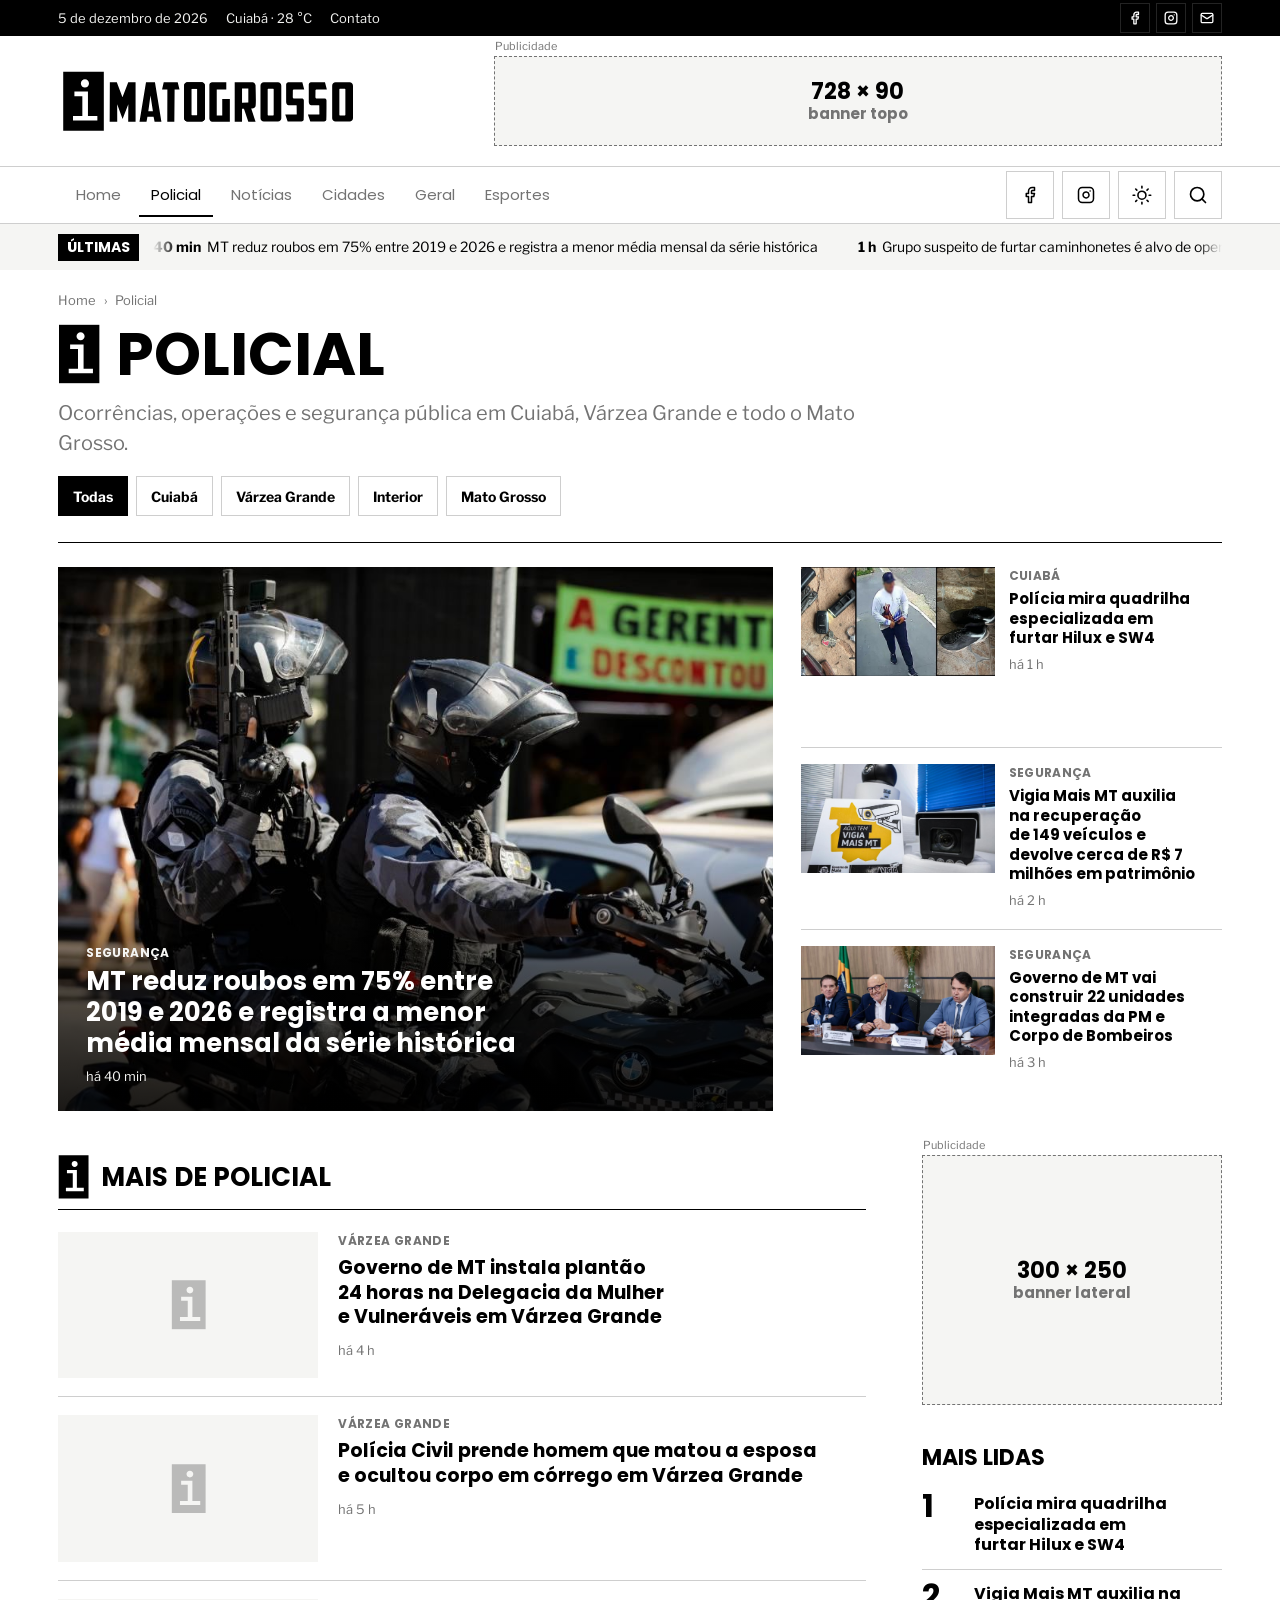
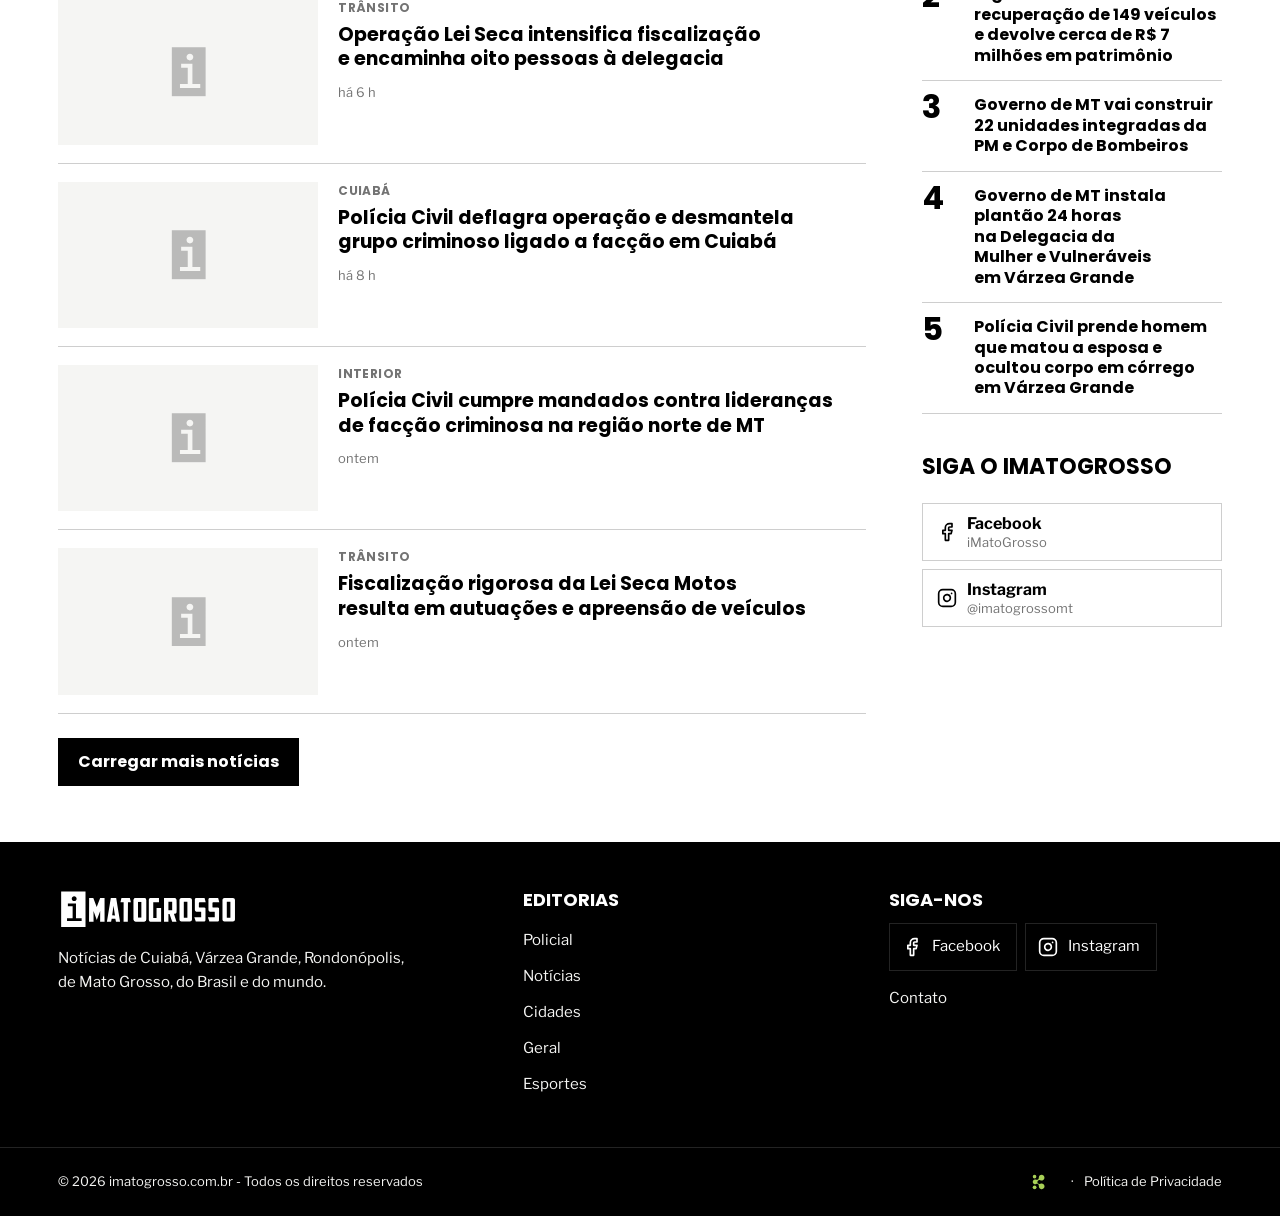
<file: editoria.html>
<!DOCTYPE html>
<html lang="pt-BR">
<head>
<meta charset="utf-8">
<meta name="viewport" content="width=device-width, initial-scale=1">
<title>Editoria · iMatoGrosso</title>
<meta name="description" content="Notícias por editoria no iMatoGrosso.">
<!-- WP: category.php (uma página para todas as editorias) -->
<link rel="icon" type="image/svg+xml" href="assets/img/logo/imt-icone-preto.svg">
<!-- WP: favicon e ícone do celular = IMT_icone_01.svg (gerar também PNG 32, 180 e 512 px) -->
<link rel="preconnect" href="https://fonts.googleapis.com">
<link rel="preconnect" href="https://fonts.gstatic.com" crossorigin>
<link href="https://fonts.googleapis.com/css2?family=Poppins:wght@400;700&family=Libre+Franklin:wght@400;700&display=swap" rel="stylesheet">
<link rel="stylesheet" href="assets/css/style.css">
</head>
<body>
<svg width="0" height="0" style="position:absolute" aria-hidden="true">
 <symbol id="logo" viewBox="0 0 841.89 181.89"><g><polygon points="144.99 147.97 145.5 37.37 165.02 37.37 180.91 79.59 197.14 37.37 217.69 37.37 217.69 147.97 196.96 147.97 197.31 98.58 181.25 140.2 166.05 98.58 166.23 147.97 146.17 147.97 144.99 147.97"/><path d="M272.08,37.37h-25.12l-18.26,110.6h19.68l2.59-13.99h17.23l2.85,13.99h19.17L272.08,37.37ZM253.43,118.71l6.09-44.69,6.86,44.81L253.43,118.71Z"/><polygon points="306.66 147.97 326.48 147.97 327.26 57.31 340.98 57.31 335.93 37.37 296.69 37.37 292.03 57.31 306.92 57.31 306.66 147.97"/><path d="M402.99,37.37h-39.69c-5.16,0-9.37,4.21-9.37,9.35v91.51c0,5.14,4.21,9.35,9.37,9.35h39.69c5.14,0,9.35-4.21,9.35-9.35V46.72C412.34,41.58,408.13,37.37,402.99,37.37ZM390.98,128.7c0,.84-.69,1.53-1.53,1.53h-13.79c-.84,0-1.52-.69-1.52-1.53V56.64c0-.84.68-1.53,1.52-1.53h13.79c.84,0,1.53.69,1.53,1.53V128.7Z"/><path d="M818.47,37.37h-39.69c-5.16,0-9.37,4.21-9.37,9.35v91.51c0,5.14,4.21,9.35,9.37,9.35h39.69c5.14,0,9.36-4.21,9.36-9.35V46.72C827.83,41.58,823.61,37.37,818.47,37.37ZM806.46,128.7c0,.84-.69,1.53-1.53,1.53h-13.79c-.83,0-1.52-.69-1.52-1.53V56.64c0-.84.69-1.53,1.52-1.53h13.79c.84,0,1.53.69,1.53,1.53V128.7Z"/><path d="M617.29,37.37h-39.69c-5.15,0-9.37,4.21-9.37,9.35v91.51c0,5.14,4.22,9.35,9.37,9.35h39.69c5.15,0,9.36-4.21,9.36-9.35V46.72C626.65,41.58,622.44,37.37,617.29,37.37ZM605.28,128.7c0,.84-.69,1.53-1.53,1.53h-13.78c-.84,0-1.52-.69-1.52-1.53V56.64c0-.84.68-1.53,1.52-1.53h13.78c.84,0,1.53.69,1.53,1.53V128.7Z"/><path d="M402.99,37.37h-39.69c-5.16,0-9.37,4.21-9.37,9.35v91.51c0,5.14,4.21,9.35,9.37,9.35h39.69c5.14,0,9.35-4.21,9.35-9.35V46.72C412.34,41.58,408.13,37.37,402.99,37.37ZM390.98,128.7c0,.84-.69,1.53-1.53,1.53h-13.79c-.84,0-1.52-.69-1.52-1.53V56.64c0-.84.68-1.53,1.52-1.53h13.79c.84,0,1.53.69,1.53,1.53V128.7Z"/><path d="M749.21,37.37h-40.28s-5.18,2.33-5.18,6.34.26,50,.26,50c0,0,.39,6.6,6.35,7.77,2.61.51,20.33.39,20.33.39,0,0,2.59-.65,2.59,1.16s.39,22.54.39,22.54c0,0,.52,2.59-2.33,2.46-2.85-.13-30.05-.39-30.05-.39l6.74,19.56,37.82.25s6.6-.38,7.25-5.05c.65-4.66.39-54.39.39-54.39,0,0,.39-5.57-5.96-5.57h-21.63s-1.95.07-2.88-1.24c-.52-.72-.5-1.55-.49-1.87.06-2.1.17-16.39,0-18.46-.17-2.19,1.8-3.48,3.31-3.56,11.39,0,24.47,0,28.68,0L749.21,37.37Z"/><path d="M685.66,37.37h-40.27s-5.18,2.33-5.18,6.34.25,50,.25,50c0,0,.39,6.6,6.35,7.77,2.61.51,20.33.39,20.33.39,0,0,2.59-.65,2.59,1.16s.39,22.54.39,22.54c0,0,.52,2.59-2.33,2.46-2.85-.13-30.05-.39-30.05-.39l6.74,19.56,37.82.25s6.6-.38,7.25-5.05.39-54.39.39-54.39c0,0,.39-5.57-5.96-5.57h-21.63s-1.95.07-2.88-1.24c-.52-.72-.49-1.55-.48-1.87.05-2.1.16-16.39,0-18.46-.18-2.19,1.79-3.48,3.3-3.56,11.39,0,24.47,0,28.68,0L685.66,37.37Z"/><path d="M472.31,37.37h-39.63s-7.9,1.16-7.9,7.77v94.67s1.69,8.16,7.25,8.16h50.25v-63.46h-21.37v45.98h-15.41V57.31h26.81V37.37Z"/><path d="M554.43,104.85c1.94-6.61,0-59.19,0-59.19,0,0-1.95-8.29-8.04-8.29h-50.5v110.6h20.58v-36.26h5.31l12.31,36.26h20.34l-12.18-36.91S552.48,111.45,554.43,104.85ZM534.09,94.35l-17.62.13v-39.63l17.62-.26V94.35Z"/></g><path d="M14.61,7.58v165.43h113.97V7.58H14.61ZM75.59,28.99c6.31,0,11.42,5.12,11.42,11.43s-5.11,11.43-11.42,11.43-11.43-5.12-11.43-11.43S69.28,28.99,75.59,28.99ZM110.45,144.52H42.07v-12.78h26.24v-55.43h-22.27v-12.95h37.99v68.38h26.42V144.52Z"/></symbol>
 <symbol id="ic" viewBox="0 0 421.09 595.28"><path d="M9.81,3.44v587.67h404.87V3.44H9.81ZM226.42,79.51c22.42,0,40.59,18.18,40.59,40.6s-18.17,40.59-40.59,40.59-40.59-18.18-40.59-40.59S204,79.51,226.42,79.51ZM350.27,489.9H107.35v-45.4h93.24v-196.91h-79.13v-46.01h134.95v242.92h93.86V489.9Z"/></symbol>
 <symbol id="fb" viewBox="0 0 24 24"><path pathLength="1" d="M18 2h-3a5 5 0 0 0-5 5v3H7v4h3v8h4v-8h3l1-4h-4V7a1 1 0 0 1 1-1h3z"/></symbol>
 <symbol id="ig" viewBox="0 0 24 24"><rect pathLength="1" x="2" y="2" width="20" height="20" rx="5"/><path pathLength="1" d="M16 11.37A4 4 0 1 1 12.63 8 4 4 0 0 1 16 11.37z"/><path pathLength="1" d="M17.5 6.5h.01"/></symbol>
 <symbol id="ml" viewBox="0 0 24 24"><rect pathLength="1" x="2" y="4" width="20" height="16" rx="2"/><path pathLength="1" d="m22 7-8.97 5.7a1.94 1.94 0 0 1-2.06 0L2 7"/></symbol>
 <symbol id="lupa" viewBox="0 0 24 24"><circle pathLength="1" cx="11" cy="11" r="8"/><path pathLength="1" d="m21 21-4.3-4.3"/></symbol>
<symbol id="zap" viewBox="0 0 24 24"><path pathLength="1" d="M3.5 20.5 5 16.2A9 9 0 1 1 7.9 19.1z"/><path pathLength="1" d="M9 8.2c.2-.5.8-.6 1.1-.2l1 1.6c.2.3.1.7-.2 1l-.5.4c.6 1.2 1.5 2.1 2.7 2.7l.4-.5c.3-.3.7-.4 1-.2l1.6 1c.4.3.3.9-.2 1.1-2.9 1-7.9-4-6.9-6.9z"/></symbol>
 <symbol id="xis" viewBox="0 0 24 24"><path pathLength="1" d="M4 4h4.6L20 20h-4.6z"/><path pathLength="1" d="M4 20l6.9-6.9"/><path pathLength="1" d="M20 4l-6.9 6.9"/></symbol>
 <symbol id="elo" viewBox="0 0 24 24"><path pathLength="1" d="M10 13a5 5 0 0 0 7.54.54l3-3a5 5 0 0 0-7.07-7.07l-1.72 1.71"/><path pathLength="1" d="M14 11a5 5 0 0 0-7.54-.54l-3 3a5 5 0 0 0 7.07 7.07l1.71-1.71"/></symbol>
</svg>

<div class="top"><div class="wrap">
 <span class="dt" id="hoje">19 de novembro de 2026</span>
 <span>Cuiabá · 28 °C</span>
 <a class="ctt" href="contato.html">Contato</a>
 <nav class="soc" aria-label="Redes sociais">
  <a href="https://www.facebook.com/profile.php?id=61579282092124" target="_blank" rel="noopener" aria-label="Facebook do iMatoGrosso (abre em nova aba)"><svg><use href="#fb"/></svg></a>
  <a href="https://www.instagram.com/imatogrossomt/" target="_blank" rel="noopener" aria-label="Instagram do iMatoGrosso (abre em nova aba)"><svg><use href="#ig"/></svg></a>
  <a href="contato.html" aria-label="E-mail"><svg><use href="#ml"/></svg></a>
 </nav>
</div></div>

<header class="head"><div class="wrap">
 <a class="logo" href="index.html" aria-label="iMatoGrosso, página inicial"><svg viewBox="0 0 841.89 181.89"><use href="#logo"/></svg></a>
 <!-- WP: posição "banner-top-728x90" (WP Bannerize) -->
 <div class="ad a728"><span><b>728 × 90</b>banner topo</span></div>
</div></header>

<nav class="nav" id="nav" aria-label="Editorias"><div class="wrap">
 <a class="mini" href="index.html" aria-label="iMatoGrosso"><svg viewBox="0 0 841.89 181.89"><use href="#logo"/></svg></a>
 <ul class="menu" id="menu">
  <li class="hov" aria-hidden="true"></li><li class="ind" aria-hidden="true"></li>
  <li><a href="index.html">Home</a></li>
  <li><a href="editoria.html?e=policial">Policial</a></li>
  <li><a href="editoria.html?e=noticias">Notícias</a></li>
  <li><a href="editoria.html?e=cidades">Cidades</a></li>
  <li><a href="editoria.html?e=geral">Geral</a></li>
  <li><a href="editoria.html?e=esportes">Esportes</a></li>
 </ul>
 <nav class="nav-redes" aria-label="iMatoGrosso nas redes sociais">
  <a href="https://www.facebook.com/profile.php?id=61579282092124" target="_blank" rel="noopener" aria-label="Facebook do iMatoGrosso (abre em nova aba)"><svg aria-hidden="true"><use href="#fb"/></svg></a>
  <a href="https://www.instagram.com/imatogrossomt/" target="_blank" rel="noopener" aria-label="Instagram do iMatoGrosso (abre em nova aba)"><svg aria-hidden="true"><use href="#ig"/></svg></a>
 </nav>
 <!-- botão claro/escuro animado (ref. "AnimatedThemeToggle / SolarSwitch", refeito em JS puro) -->
 <button class="tema-tg" id="tema-tg" type="button" aria-pressed="false" aria-label="Modo escuro"><svg viewBox="0 0 25 25" aria-hidden="true"><path class="sol" pathLength="1" d="M12.4058 17.7625C15.1672 17.7625 17.4058 15.5239 17.4058 12.7625C17.4058 10.0011 15.1672 7.76251 12.4058 7.76251C9.64434 7.76251 7.40576 10.0011 7.40576 12.7625C7.40576 15.5239 9.64434 17.7625 12.4058 17.7625Z"/><path class="sol" pathLength="1" d="M12.4058 1.76251V3.76251"/><path class="sol" pathLength="1" d="M12.4058 21.7625V23.7625"/><path class="sol" pathLength="1" d="M4.62598 4.98248L6.04598 6.40248"/><path class="sol" pathLength="1" d="M18.7656 19.1225L20.1856 20.5425"/><path class="sol" pathLength="1" d="M1.40576 12.7625H3.40576"/><path class="sol" pathLength="1" d="M21.4058 12.7625H23.4058"/><path class="sol" pathLength="1" d="M4.62598 20.5425L6.04598 19.1225"/><path class="sol" pathLength="1" d="M18.7656 6.40248L20.1856 4.98248"/><path class="lua" pathLength="1" d="M21.1918 13.2013C21.0345 14.9035 20.3957 16.5257 19.35 17.8781C18.3044 19.2305 16.8953 20.2571 15.2875 20.8379C13.6797 21.4186 11.9398 21.5294 10.2713 21.1574C8.60281 20.7854 7.07479 19.9459 5.86602 18.7371C4.65725 17.5283 3.81774 16.0003 3.4457 14.3318C3.07367 12.6633 3.18451 10.9234 3.76526 9.31561C4.346 7.70783 5.37263 6.29868 6.72501 5.25307C8.07739 4.20746 9.69959 3.56862 11.4018 3.41132C10.4052 4.75958 9.92564 6.42077 10.0503 8.09273C10.175 9.76469 10.8957 11.3364 12.0812 12.5219C13.2667 13.7075 14.8384 14.4281 16.5104 14.5528C18.1823 14.6775 19.8435 14.1979 21.1918 13.2013Z"/></svg></button>
 <!-- busca que se expande (ref. "expanding search dock", refeita em JS puro). WP: action="/" e name="s" -->
 <div class="dock" id="dock">
  <button class="dock-btn" id="bt" type="button" aria-expanded="false" aria-controls="fb-form" aria-label="Buscar"><svg><use href="#lupa"/></svg></button>
  <form class="dock-form" id="fb-form" role="search" action="busca.html" method="get" hidden>
   <svg class="dock-lupa" aria-hidden="true"><use href="#lupa"/></svg>
   <label class="vh" for="q">Buscar no iMatoGrosso</label>
   <input id="q" name="s" type="search" placeholder="Buscar no iMatoGrosso…" autocomplete="off" enterkeyhint="search">
   <button type="button" class="dock-x" id="dock-x" aria-label="Fechar busca"><svg viewBox="0 0 24 24" aria-hidden="true"><path pathLength="1" d="M6 6l12 12"/><path pathLength="1" d="M18 6 6 18"/></svg></button>
  </form>
 </div>
</div>
</nav>

<div class="ult" aria-label="Últimas notícias"><div class="wrap"><span class="tag">Últimas</span><div class="trilho"><div class="fita" id="fita"></div></div></div></div>

<main id="editoria">
<div class="wrap">
 <nav class="trilha" aria-label="Você está em" style="padding-top:20px"><a href="index.html">Home</a><span aria-hidden="true">›</span><span id="ed-trilha">Editoria</span></nav>
 <header class="ed-cab">
  <div class="ed-nome"><svg class="i" viewBox="0 0 421.09 595.28" aria-hidden="true"><use href="#ic"/></svg><h1 id="ed-nome">Editoria</h1></div>
  <p class="fina" id="ed-desc"></p>
  <div class="chips" id="ed-chips" role="group" aria-label="Filtrar por cidade"></div>
 </header>
 <div class="man" id="ed-topo"><a class="lead" href="noticia.html" id="ed-lead"></a><div class="lado" id="ed-lado"></div></div>
 <div class="ed-grade">
  <section class="ed-corpo" aria-labelledby="ed-mais-tit">
   <div class="sh"><svg class="i" viewBox="0 0 421.09 595.28" aria-hidden="true"><use href="#ic"/></svg><h2 id="ed-mais-tit">Mais notícias</h2></div>
   <ul class="ed-lista" id="ed-lista"></ul>
   <p class="ed-vazio" id="ed-vazio" hidden></p>
   <!-- WP: no tema, pode ser "Carregar mais" (AJAX) ou paginate_links() -->
   <button class="btn ed-mais" id="ed-mais" type="button">Carregar mais notícias</button>
  </section>
  <aside class="lateral">
   <!-- WP: posição "banner-editoria-lateral-300x250" (lateral da editoria) -->
   <div class="ad a300"><span><b>300 × 250</b>banner lateral</span></div>
   <div class="lidas"><h2>Mais lidas</h2><ol id="lidas"></ol></div>
   <div class="siga"><h2>Siga o iMatoGrosso</h2>
    <a class="rede" href="https://www.facebook.com/profile.php?id=61579282092124" target="_blank" rel="noopener"><svg aria-hidden="true"><use href="#fb"/></svg><span><b>Facebook</b><small>iMatoGrosso</small></span></a>
    <a class="rede" href="https://www.instagram.com/imatogrossomt/" target="_blank" rel="noopener"><svg aria-hidden="true"><use href="#ig"/></svg><span><b>Instagram</b><small>@imatogrossomt</small></span></a>
   </div>
  </aside>
 </div>
</div>
</main>

<footer><div class="wrap">
 <div><a class="logo" href="index.html" aria-label="iMatoGrosso"><svg viewBox="0 0 841.89 181.89"><use href="#logo"/></svg></a>
  <p>Notícias de Cuiabá, Várzea Grande, Rondonópolis,<br>de Mato Grosso, do Brasil e do mundo.</p></div>
 <div><h3>Editorias</h3><ul><li><a href="editoria.html?e=policial">Policial</a></li><li><a href="editoria.html?e=noticias">Notícias</a></li><li><a href="editoria.html?e=cidades">Cidades</a></li><li><a href="editoria.html?e=geral">Geral</a></li><li><a href="editoria.html?e=esportes">Esportes</a></li></ul></div>
 <div><h3>Siga-nos</h3><div class="redes-rod">
  <a class="rede" href="https://www.facebook.com/profile.php?id=61579282092124" target="_blank" rel="noopener"><svg aria-hidden="true"><use href="#fb"/></svg><span>Facebook</span></a>
  <a class="rede" href="https://www.instagram.com/imatogrossomt/" target="_blank" rel="noopener"><svg aria-hidden="true"><use href="#ig"/></svg><span>Instagram</span></a>
 </div><ul><li><a href="contato.html">Contato</a></li></ul></div>
</div><div class="copy"><div class="wrap">
 <span>© 2026 imatogrosso.com.br - Todos os direitos reservados</span>
 <span class="assina"><a class="astravox" href="https://www.astravox.com.br" target="_blank" rel="noopener" aria-label="Desenvolvido por AstraVox (abre em nova aba)" title="Desenvolvido por AstraVox"><img src="assets/img/logo/astravox-icone.svg" alt="" width="13" height="16"></a><span aria-hidden="true">·</span><a href="privacidade.html">Política de Privacidade</a></span>
</div></div></footer>

<script src="assets/js/main.js" defer></script>
</body>
</html>
</file>
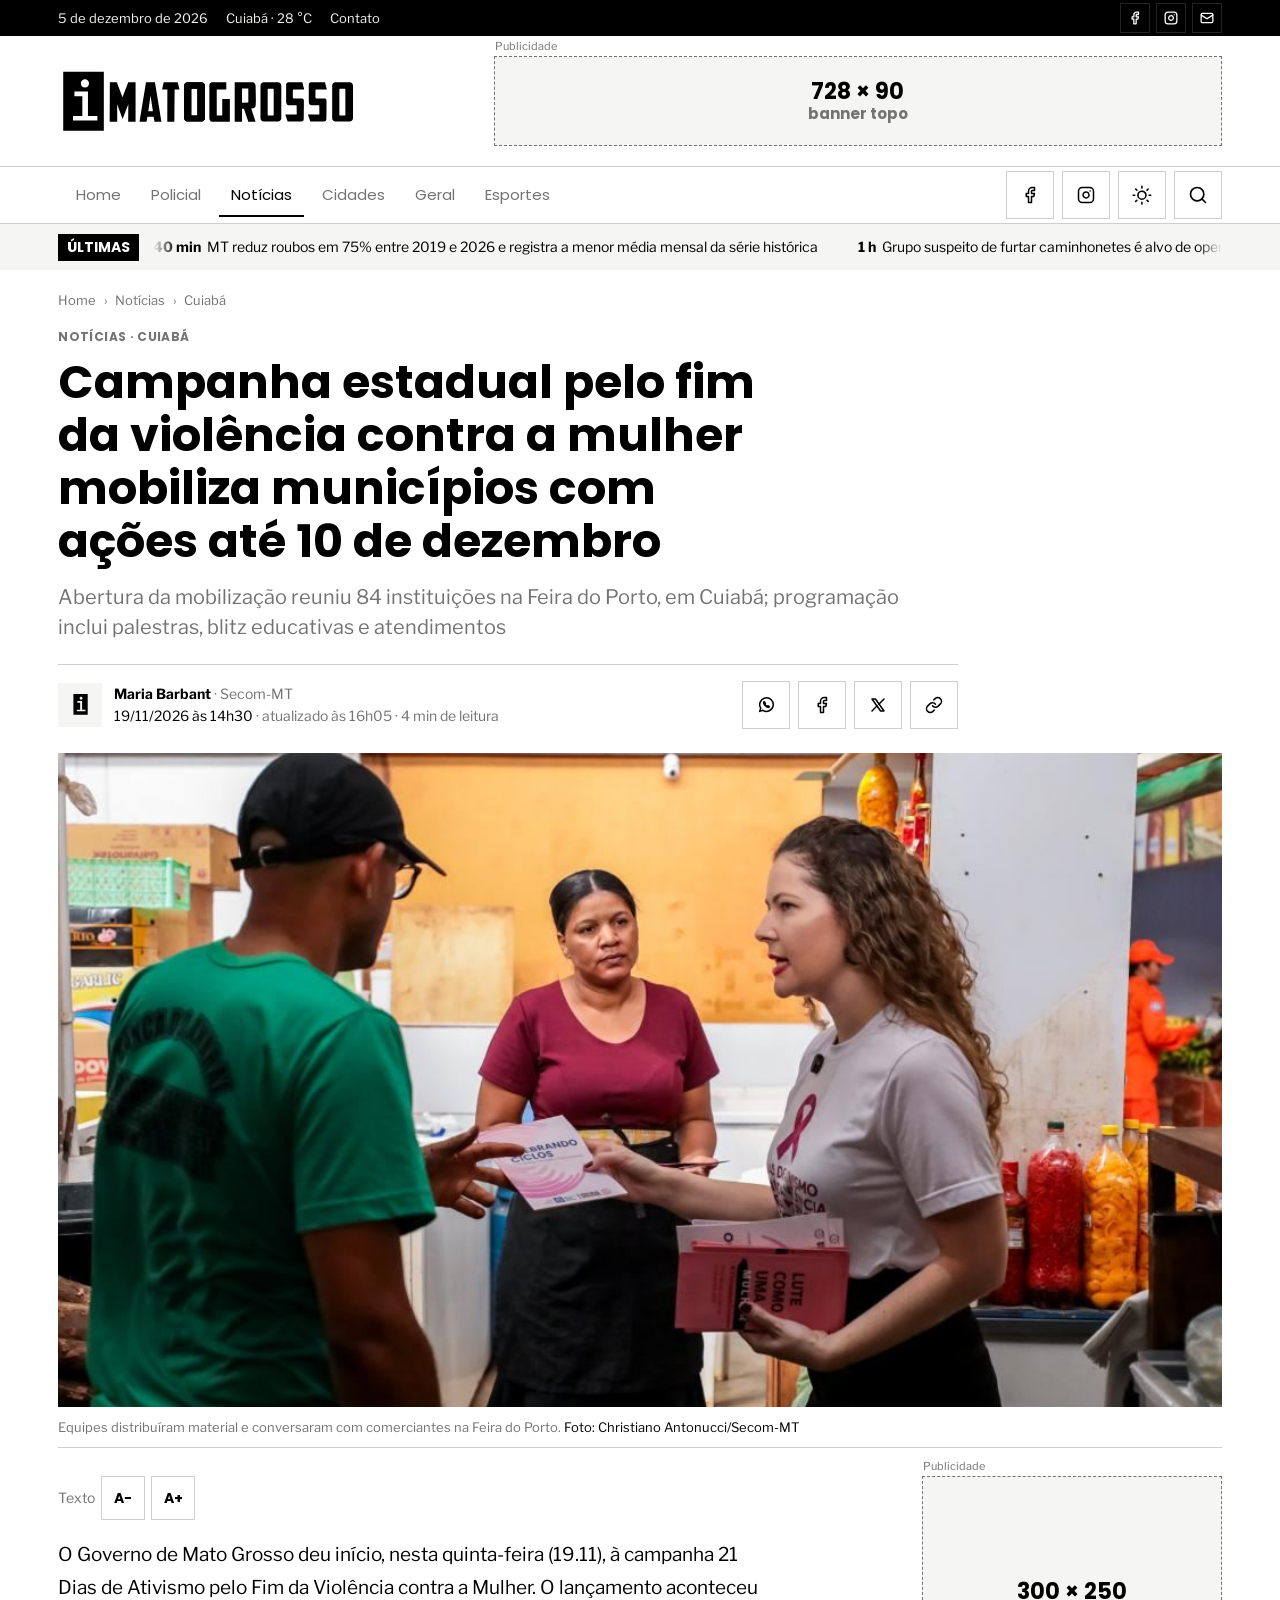
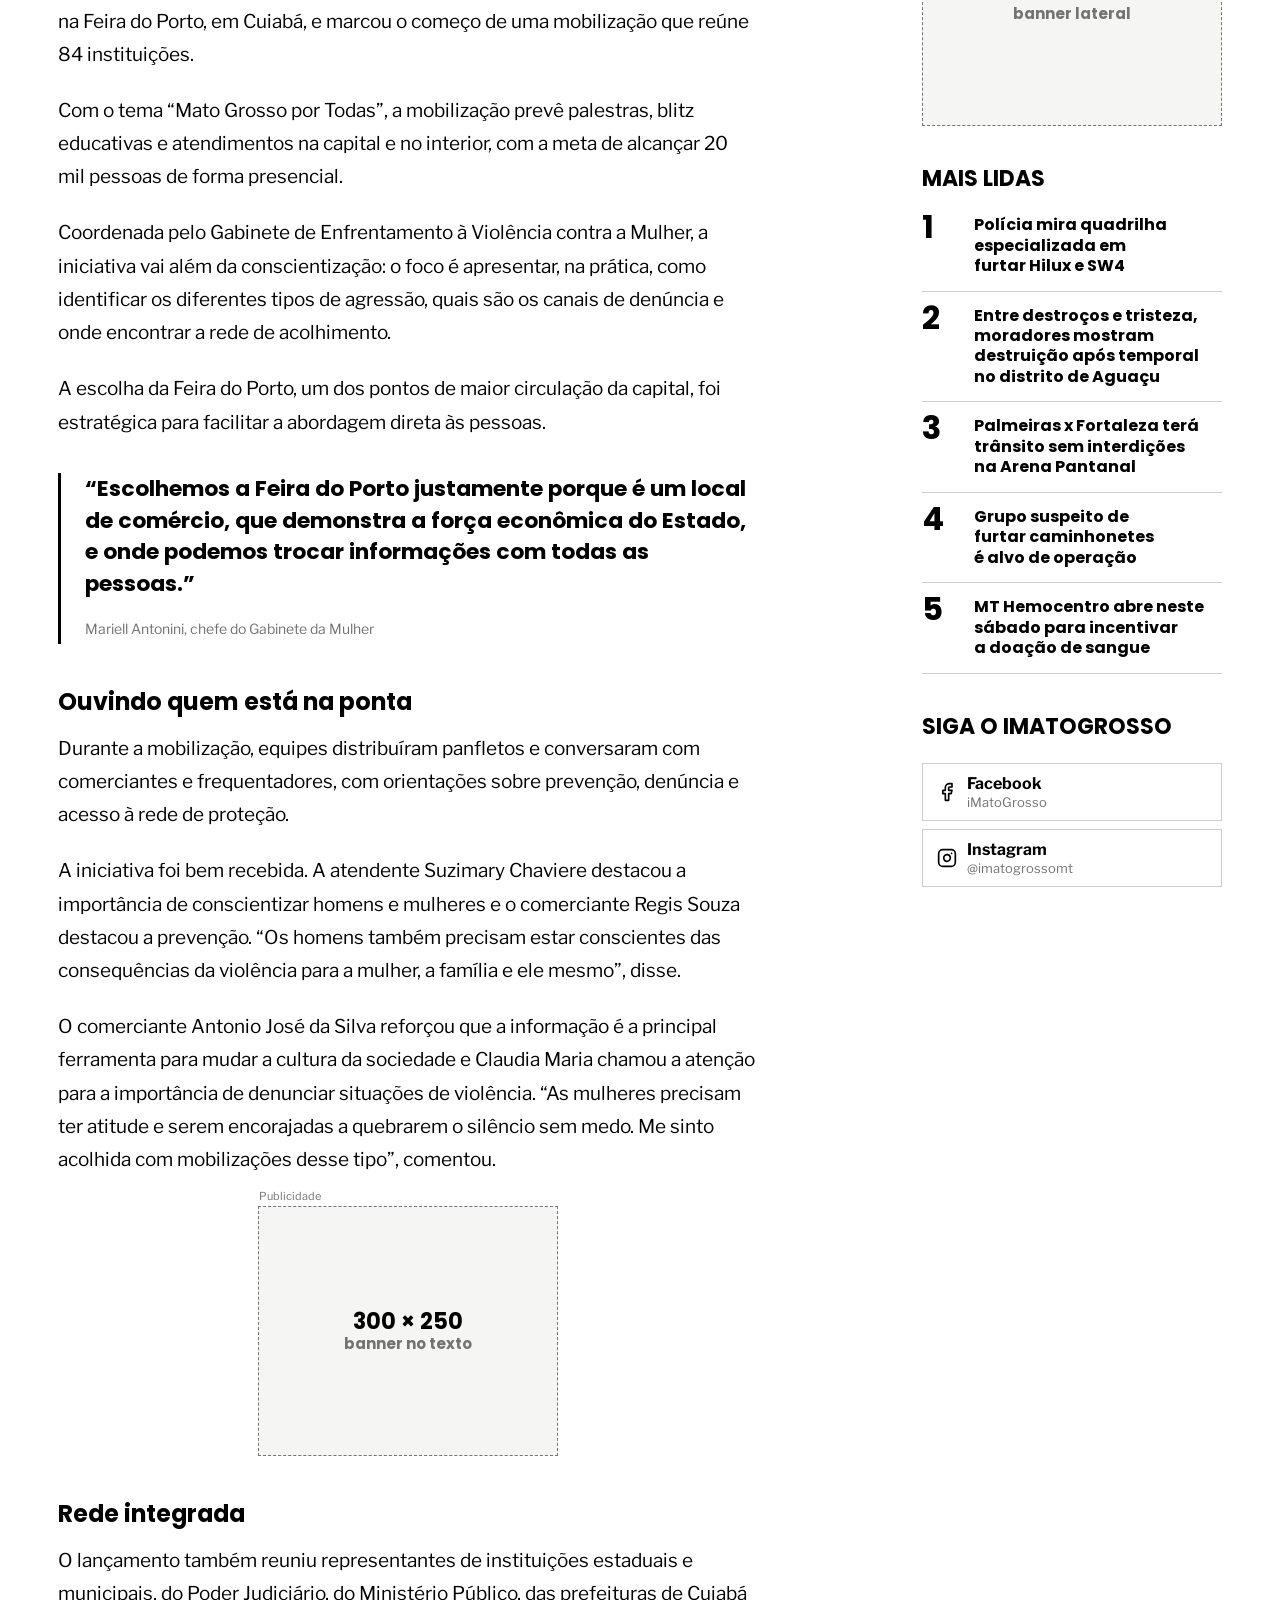
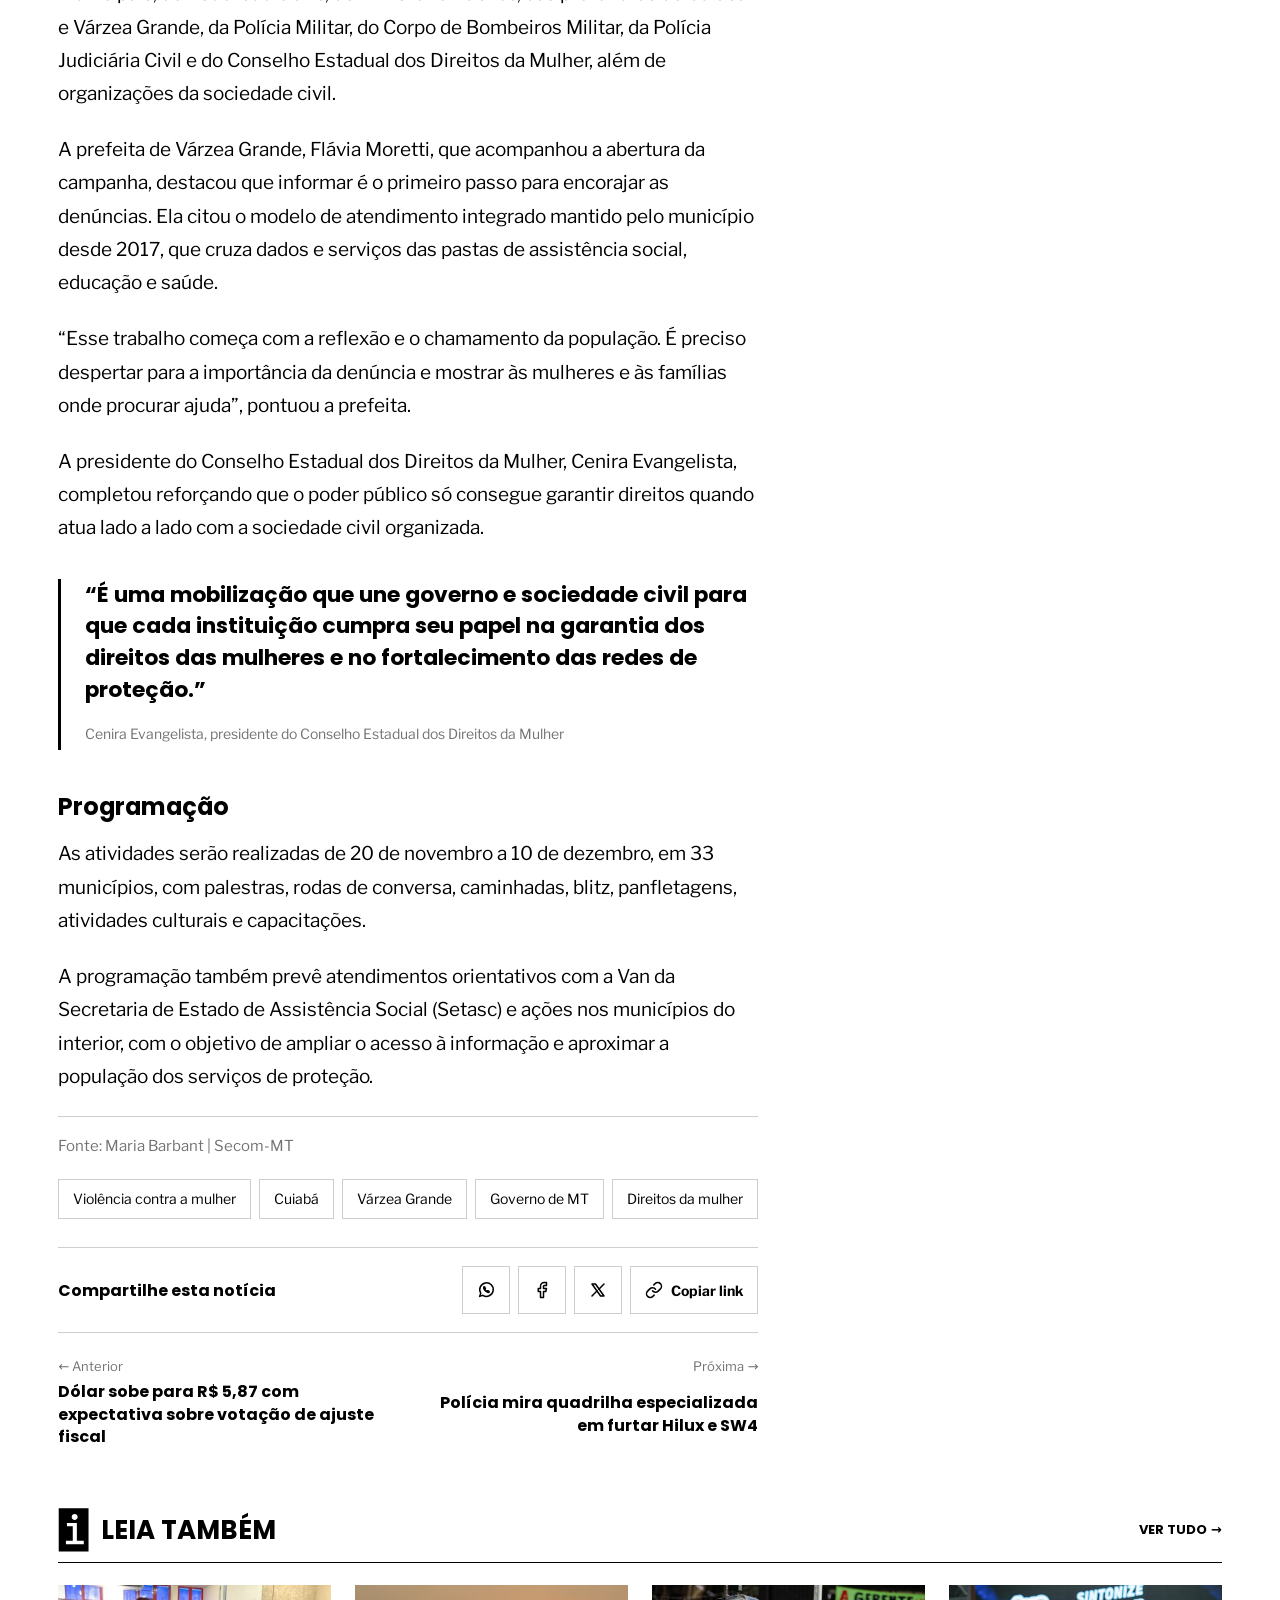
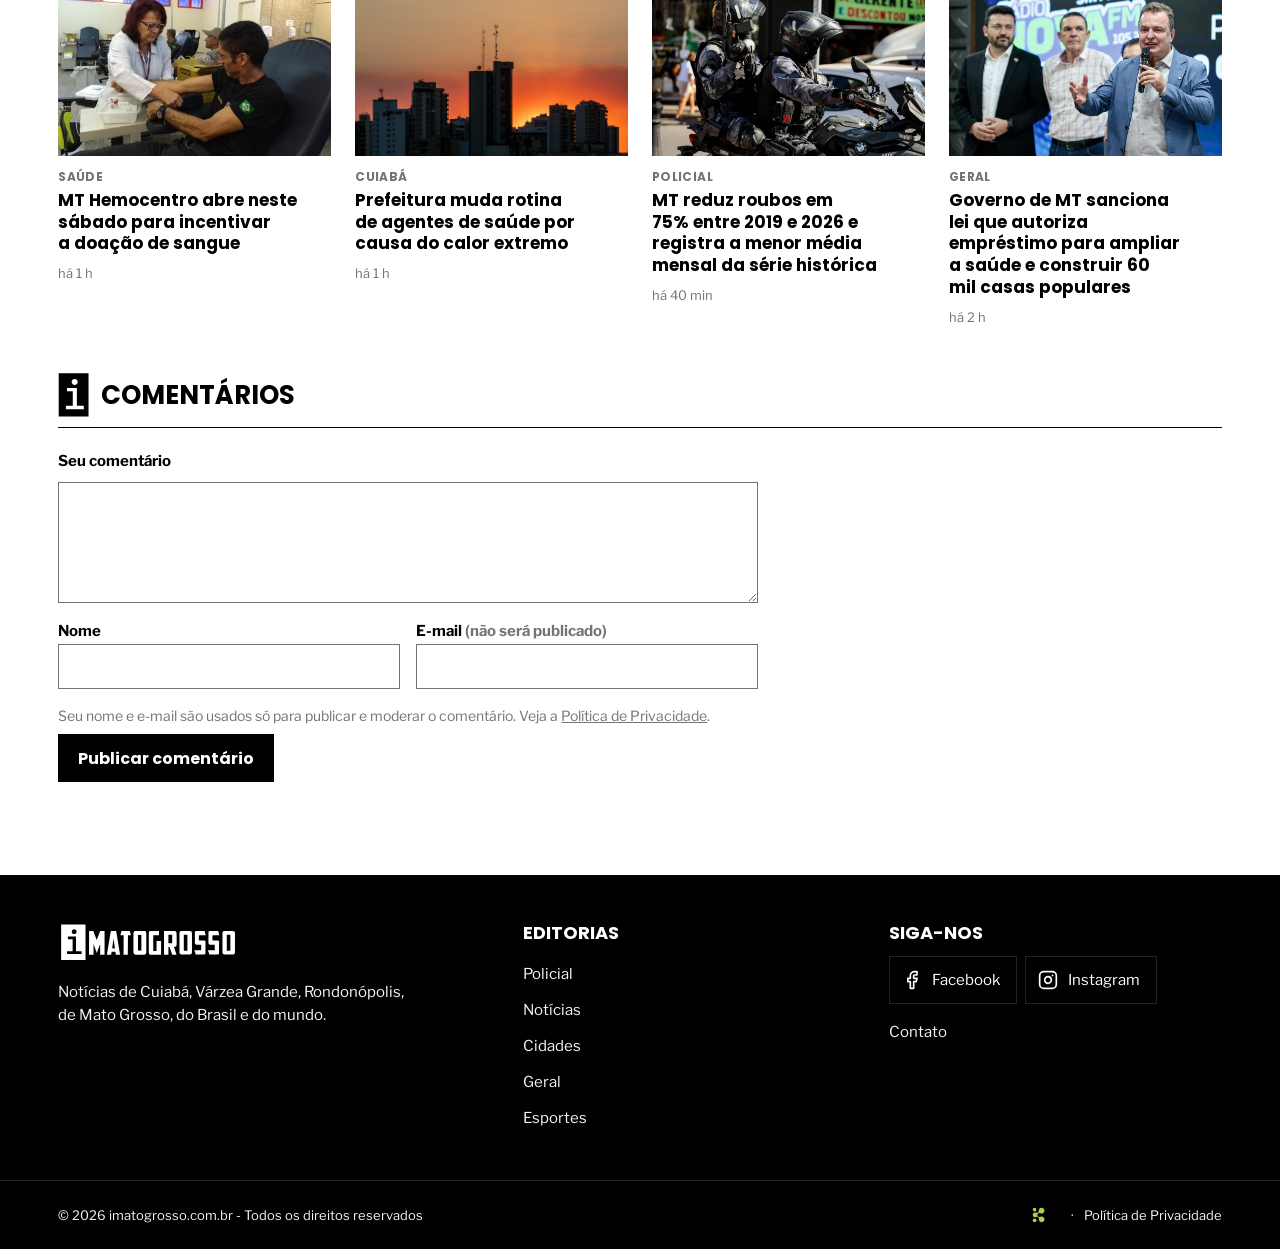
<file: noticia.html>
<!DOCTYPE html>
<html lang="pt-BR">
<head>
<meta charset="utf-8">
<meta name="viewport" content="width=device-width, initial-scale=1">
<title>Campanha pelo fim da violência contra a mulher · iMatoGrosso</title>
<meta name="description" content="Abertura da mobilização reuniu 84 instituições na Feira do Porto, em Cuiabá; programação inclui palestras, blitz educativas e atendimentos.">
<meta property="og:type" content="article">
<meta property="og:title" content="Campanha estadual pelo fim da violência contra a mulher mobiliza municípios com ações até 10 de dezembro">
<meta property="og:image" content="assets/img/fotos/campanha.jpg">
<!-- WP: título, descrição e og:* vêm do post (Yoast/RankMath) -->
<link rel="icon" type="image/svg+xml" href="assets/img/logo/imt-icone-preto.svg">
<!-- WP: favicon e ícone do celular = IMT_icone_01.svg (gerar também PNG 32, 180 e 512 px) -->
<link rel="preconnect" href="https://fonts.googleapis.com">
<link rel="preconnect" href="https://fonts.gstatic.com" crossorigin>
<link href="https://fonts.googleapis.com/css2?family=Poppins:wght@400;700&family=Libre+Franklin:wght@400;700&display=swap" rel="stylesheet">
<link rel="stylesheet" href="assets/css/style.css">
</head>
<body>
<svg width="0" height="0" style="position:absolute" aria-hidden="true">
 <symbol id="logo" viewBox="0 0 841.89 181.89"><g><polygon points="144.99 147.97 145.5 37.37 165.02 37.37 180.91 79.59 197.14 37.37 217.69 37.37 217.69 147.97 196.96 147.97 197.31 98.58 181.25 140.2 166.05 98.58 166.23 147.97 146.17 147.97 144.99 147.97"/><path d="M272.08,37.37h-25.12l-18.26,110.6h19.68l2.59-13.99h17.23l2.85,13.99h19.17L272.08,37.37ZM253.43,118.71l6.09-44.69,6.86,44.81L253.43,118.71Z"/><polygon points="306.66 147.97 326.48 147.97 327.26 57.31 340.98 57.31 335.93 37.37 296.69 37.37 292.03 57.31 306.92 57.31 306.66 147.97"/><path d="M402.99,37.37h-39.69c-5.16,0-9.37,4.21-9.37,9.35v91.51c0,5.14,4.21,9.35,9.37,9.35h39.69c5.14,0,9.35-4.21,9.35-9.35V46.72C412.34,41.58,408.13,37.37,402.99,37.37ZM390.98,128.7c0,.84-.69,1.53-1.53,1.53h-13.79c-.84,0-1.52-.69-1.52-1.53V56.64c0-.84.68-1.53,1.52-1.53h13.79c.84,0,1.53.69,1.53,1.53V128.7Z"/><path d="M818.47,37.37h-39.69c-5.16,0-9.37,4.21-9.37,9.35v91.51c0,5.14,4.21,9.35,9.37,9.35h39.69c5.14,0,9.36-4.21,9.36-9.35V46.72C827.83,41.58,823.61,37.37,818.47,37.37ZM806.46,128.7c0,.84-.69,1.53-1.53,1.53h-13.79c-.83,0-1.52-.69-1.52-1.53V56.64c0-.84.69-1.53,1.52-1.53h13.79c.84,0,1.53.69,1.53,1.53V128.7Z"/><path d="M617.29,37.37h-39.69c-5.15,0-9.37,4.21-9.37,9.35v91.51c0,5.14,4.22,9.35,9.37,9.35h39.69c5.15,0,9.36-4.21,9.36-9.35V46.72C626.65,41.58,622.44,37.37,617.29,37.37ZM605.28,128.7c0,.84-.69,1.53-1.53,1.53h-13.78c-.84,0-1.52-.69-1.52-1.53V56.64c0-.84.68-1.53,1.52-1.53h13.78c.84,0,1.53.69,1.53,1.53V128.7Z"/><path d="M402.99,37.37h-39.69c-5.16,0-9.37,4.21-9.37,9.35v91.51c0,5.14,4.21,9.35,9.37,9.35h39.69c5.14,0,9.35-4.21,9.35-9.35V46.72C412.34,41.58,408.13,37.37,402.99,37.37ZM390.98,128.7c0,.84-.69,1.53-1.53,1.53h-13.79c-.84,0-1.52-.69-1.52-1.53V56.64c0-.84.68-1.53,1.52-1.53h13.79c.84,0,1.53.69,1.53,1.53V128.7Z"/><path d="M749.21,37.37h-40.28s-5.18,2.33-5.18,6.34.26,50,.26,50c0,0,.39,6.6,6.35,7.77,2.61.51,20.33.39,20.33.39,0,0,2.59-.65,2.59,1.16s.39,22.54.39,22.54c0,0,.52,2.59-2.33,2.46-2.85-.13-30.05-.39-30.05-.39l6.74,19.56,37.82.25s6.6-.38,7.25-5.05c.65-4.66.39-54.39.39-54.39,0,0,.39-5.57-5.96-5.57h-21.63s-1.95.07-2.88-1.24c-.52-.72-.5-1.55-.49-1.87.06-2.1.17-16.39,0-18.46-.17-2.19,1.8-3.48,3.31-3.56,11.39,0,24.47,0,28.68,0L749.21,37.37Z"/><path d="M685.66,37.37h-40.27s-5.18,2.33-5.18,6.34.25,50,.25,50c0,0,.39,6.6,6.35,7.77,2.61.51,20.33.39,20.33.39,0,0,2.59-.65,2.59,1.16s.39,22.54.39,22.54c0,0,.52,2.59-2.33,2.46-2.85-.13-30.05-.39-30.05-.39l6.74,19.56,37.82.25s6.6-.38,7.25-5.05.39-54.39.39-54.39c0,0,.39-5.57-5.96-5.57h-21.63s-1.95.07-2.88-1.24c-.52-.72-.49-1.55-.48-1.87.05-2.1.16-16.39,0-18.46-.18-2.19,1.79-3.48,3.3-3.56,11.39,0,24.47,0,28.68,0L685.66,37.37Z"/><path d="M472.31,37.37h-39.63s-7.9,1.16-7.9,7.77v94.67s1.69,8.16,7.25,8.16h50.25v-63.46h-21.37v45.98h-15.41V57.31h26.81V37.37Z"/><path d="M554.43,104.85c1.94-6.61,0-59.19,0-59.19,0,0-1.95-8.29-8.04-8.29h-50.5v110.6h20.58v-36.26h5.31l12.31,36.26h20.34l-12.18-36.91S552.48,111.45,554.43,104.85ZM534.09,94.35l-17.62.13v-39.63l17.62-.26V94.35Z"/></g><path d="M14.61,7.58v165.43h113.97V7.58H14.61ZM75.59,28.99c6.31,0,11.42,5.12,11.42,11.43s-5.11,11.43-11.42,11.43-11.43-5.12-11.43-11.43S69.28,28.99,75.59,28.99ZM110.45,144.52H42.07v-12.78h26.24v-55.43h-22.27v-12.95h37.99v68.38h26.42V144.52Z"/></symbol>
 <symbol id="ic" viewBox="0 0 421.09 595.28"><path d="M9.81,3.44v587.67h404.87V3.44H9.81ZM226.42,79.51c22.42,0,40.59,18.18,40.59,40.6s-18.17,40.59-40.59,40.59-40.59-18.18-40.59-40.59S204,79.51,226.42,79.51ZM350.27,489.9H107.35v-45.4h93.24v-196.91h-79.13v-46.01h134.95v242.92h93.86V489.9Z"/></symbol>
 <symbol id="fb" viewBox="0 0 24 24"><path pathLength="1" d="M18 2h-3a5 5 0 0 0-5 5v3H7v4h3v8h4v-8h3l1-4h-4V7a1 1 0 0 1 1-1h3z"/></symbol>
 <symbol id="ig" viewBox="0 0 24 24"><rect pathLength="1" x="2" y="2" width="20" height="20" rx="5"/><path pathLength="1" d="M16 11.37A4 4 0 1 1 12.63 8 4 4 0 0 1 16 11.37z"/><path pathLength="1" d="M17.5 6.5h.01"/></symbol>
 <symbol id="ml" viewBox="0 0 24 24"><rect pathLength="1" x="2" y="4" width="20" height="16" rx="2"/><path pathLength="1" d="m22 7-8.97 5.7a1.94 1.94 0 0 1-2.06 0L2 7"/></symbol>
 <symbol id="lupa" viewBox="0 0 24 24"><circle pathLength="1" cx="11" cy="11" r="8"/><path pathLength="1" d="m21 21-4.3-4.3"/></symbol>
<symbol id="zap" viewBox="0 0 24 24"><path pathLength="1" d="M3.5 20.5 5 16.2A9 9 0 1 1 7.9 19.1z"/><path pathLength="1" d="M9 8.2c.2-.5.8-.6 1.1-.2l1 1.6c.2.3.1.7-.2 1l-.5.4c.6 1.2 1.5 2.1 2.7 2.7l.4-.5c.3-.3.7-.4 1-.2l1.6 1c.4.3.3.9-.2 1.1-2.9 1-7.9-4-6.9-6.9z"/></symbol>
 <symbol id="xis" viewBox="0 0 24 24"><path pathLength="1" d="M4 4h4.6L20 20h-4.6z"/><path pathLength="1" d="M4 20l6.9-6.9"/><path pathLength="1" d="M20 4l-6.9 6.9"/></symbol>
 <symbol id="elo" viewBox="0 0 24 24"><path pathLength="1" d="M10 13a5 5 0 0 0 7.54.54l3-3a5 5 0 0 0-7.07-7.07l-1.72 1.71"/><path pathLength="1" d="M14 11a5 5 0 0 0-7.54-.54l-3 3a5 5 0 0 0 7.07 7.07l1.71-1.71"/></symbol>
</svg>

<div class="top"><div class="wrap">
 <span class="dt" id="hoje">19 de novembro de 2026</span>
 <span>Cuiabá · 28 °C</span>
 <a class="ctt" href="contato.html">Contato</a>
 <nav class="soc" aria-label="Redes sociais">
  <a href="https://www.facebook.com/profile.php?id=61579282092124" target="_blank" rel="noopener" aria-label="Facebook do iMatoGrosso (abre em nova aba)"><svg><use href="#fb"/></svg></a>
  <a href="https://www.instagram.com/imatogrossomt/" target="_blank" rel="noopener" aria-label="Instagram do iMatoGrosso (abre em nova aba)"><svg><use href="#ig"/></svg></a>
  <a href="contato.html" aria-label="E-mail"><svg><use href="#ml"/></svg></a>
 </nav>
</div></div>

<header class="head"><div class="wrap">
 <a class="logo" href="index.html" aria-label="iMatoGrosso, página inicial"><svg viewBox="0 0 841.89 181.89"><use href="#logo"/></svg></a>
 <!-- WP: posição "banner-top-728x90" (WP Bannerize) -->
 <div class="ad a728"><span><b>728 × 90</b>banner topo</span></div>
</div></header>

<div class="progresso" id="progresso" aria-hidden="true"><span></span></div>
<nav class="nav" id="nav" aria-label="Editorias"><div class="wrap">
 <a class="mini" href="index.html" aria-label="iMatoGrosso"><svg viewBox="0 0 841.89 181.89"><use href="#logo"/></svg></a>
 <ul class="menu" id="menu">
  <li class="hov" aria-hidden="true"></li><li class="ind" aria-hidden="true"></li>
  <li><a href="index.html">Home</a></li>
  <li><a href="editoria.html?e=policial">Policial</a></li>
  <li><a href="editoria.html?e=noticias" aria-current="page">Notícias</a></li>
  <li><a href="editoria.html?e=cidades">Cidades</a></li>
  <li><a href="editoria.html?e=geral">Geral</a></li>
  <li><a href="editoria.html?e=esportes">Esportes</a></li>
 </ul>
 <nav class="nav-redes" aria-label="iMatoGrosso nas redes sociais">
  <a href="https://www.facebook.com/profile.php?id=61579282092124" target="_blank" rel="noopener" aria-label="Facebook do iMatoGrosso (abre em nova aba)"><svg aria-hidden="true"><use href="#fb"/></svg></a>
  <a href="https://www.instagram.com/imatogrossomt/" target="_blank" rel="noopener" aria-label="Instagram do iMatoGrosso (abre em nova aba)"><svg aria-hidden="true"><use href="#ig"/></svg></a>
 </nav>
 <!-- botão claro/escuro animado (ref. "AnimatedThemeToggle / SolarSwitch", refeito em JS puro) -->
 <button class="tema-tg" id="tema-tg" type="button" aria-pressed="false" aria-label="Modo escuro"><svg viewBox="0 0 25 25" aria-hidden="true"><path class="sol" pathLength="1" d="M12.4058 17.7625C15.1672 17.7625 17.4058 15.5239 17.4058 12.7625C17.4058 10.0011 15.1672 7.76251 12.4058 7.76251C9.64434 7.76251 7.40576 10.0011 7.40576 12.7625C7.40576 15.5239 9.64434 17.7625 12.4058 17.7625Z"/><path class="sol" pathLength="1" d="M12.4058 1.76251V3.76251"/><path class="sol" pathLength="1" d="M12.4058 21.7625V23.7625"/><path class="sol" pathLength="1" d="M4.62598 4.98248L6.04598 6.40248"/><path class="sol" pathLength="1" d="M18.7656 19.1225L20.1856 20.5425"/><path class="sol" pathLength="1" d="M1.40576 12.7625H3.40576"/><path class="sol" pathLength="1" d="M21.4058 12.7625H23.4058"/><path class="sol" pathLength="1" d="M4.62598 20.5425L6.04598 19.1225"/><path class="sol" pathLength="1" d="M18.7656 6.40248L20.1856 4.98248"/><path class="lua" pathLength="1" d="M21.1918 13.2013C21.0345 14.9035 20.3957 16.5257 19.35 17.8781C18.3044 19.2305 16.8953 20.2571 15.2875 20.8379C13.6797 21.4186 11.9398 21.5294 10.2713 21.1574C8.60281 20.7854 7.07479 19.9459 5.86602 18.7371C4.65725 17.5283 3.81774 16.0003 3.4457 14.3318C3.07367 12.6633 3.18451 10.9234 3.76526 9.31561C4.346 7.70783 5.37263 6.29868 6.72501 5.25307C8.07739 4.20746 9.69959 3.56862 11.4018 3.41132C10.4052 4.75958 9.92564 6.42077 10.0503 8.09273C10.175 9.76469 10.8957 11.3364 12.0812 12.5219C13.2667 13.7075 14.8384 14.4281 16.5104 14.5528C18.1823 14.6775 19.8435 14.1979 21.1918 13.2013Z"/></svg></button>
 <!-- busca que se expande (ref. "expanding search dock", refeita em JS puro). WP: action="/" e name="s" -->
 <div class="dock" id="dock">
  <button class="dock-btn" id="bt" type="button" aria-expanded="false" aria-controls="fb-form" aria-label="Buscar"><svg><use href="#lupa"/></svg></button>
  <form class="dock-form" id="fb-form" role="search" action="busca.html" method="get" hidden>
   <svg class="dock-lupa" aria-hidden="true"><use href="#lupa"/></svg>
   <label class="vh" for="q">Buscar no iMatoGrosso</label>
   <input id="q" name="s" type="search" placeholder="Buscar no iMatoGrosso…" autocomplete="off" enterkeyhint="search">
   <button type="button" class="dock-x" id="dock-x" aria-label="Fechar busca"><svg viewBox="0 0 24 24" aria-hidden="true"><path pathLength="1" d="M6 6l12 12"/><path pathLength="1" d="M18 6 6 18"/></svg></button>
  </form>
 </div>
</div>
</nav>

<div class="ult" aria-label="Últimas notícias"><div class="wrap"><span class="tag">Últimas</span><div class="trilho"><div class="fita" id="fita"></div></div></div></div>

<main id="artigo">
<article class="wrap materia">
 <nav class="trilha" aria-label="Você está em"><a href="index.html">Home</a><span aria-hidden="true">›</span><a href="editoria.html?e=noticias">Notícias</a><span aria-hidden="true">›</span><span>Cuiabá</span></nav>
 <header class="cab">
  <div class="chap">Notícias · Cuiabá</div>
  <h1 class="tt">Campanha estadual pelo fim da violência contra a mulher mobiliza municípios com ações até 10 de dezembro</h1>
  <p class="fina">Abertura da mobilização reuniu 84 instituições na Feira do Porto, em Cuiabá; programação inclui palestras, blitz educativas e atendimentos</p>
  <div class="meta">
   <div class="quem"><span class="ava" aria-hidden="true"><svg viewBox="0 0 421.09 595.28"><use href="#ic"/></svg></span>
    <div><b>Maria Barbant</b> <span class="mut">· Secom-MT</span><br><time datetime="2026-11-19T14:30-04:00">19/11/2026 às 14h30</time> <span class="mut">· atualizado às 16h05 · 4 min de leitura</span></div></div>
   <div class="partilha topo" aria-label="Compartilhar">
   <a class="pt" href="https://wa.me/?text=" data-rede="zap" aria-label="Compartilhar no WhatsApp"><svg><use href="#zap"/></svg></a>
   <a class="pt" href="https://www.facebook.com/sharer/sharer.php?u=" data-rede="fb" aria-label="Compartilhar no Facebook"><svg><use href="#fb"/></svg></a>
   <a class="pt" href="https://x.com/intent/post?url=" data-rede="x" aria-label="Compartilhar no X"><svg><use href="#xis"/></svg></a>
   <button class="pt copia" type="button" aria-label="Copiar link"><svg><use href="#elo"/></svg><span>Copiar link</span></button>
  </div>
  </div>
 </header>
 <figure class="capa"><img src="assets/img/fotos/campanha.jpg" alt="Equipe da campanha conversa com comerciante na Feira do Porto, em Cuiabá" fetchpriority="high">
  <figcaption>Equipes distribuíram material e conversaram com comerciantes na Feira do Porto. <span>Foto: Christiano Antonucci/Secom-MT</span></figcaption></figure>
 <div class="corpo-grade">
  <div class="corpo" id="corpo">
   <div class="ferr" role="group" aria-label="Tamanho do texto"><span class="mut">Texto</span><button type="button" data-tam="-1" aria-label="Diminuir texto">A−</button><button type="button" data-tam="1" aria-label="Aumentar texto">A+</button></div>
  <p>O Governo de Mato Grosso deu início, nesta quinta-feira (19.11), à campanha 21 Dias de Ativismo pelo Fim da Violência contra a Mulher. O lançamento aconteceu na Feira do Porto, em Cuiabá, e marcou o começo de uma mobilização que reúne 84 instituições.</p>
  <p>Com o tema “Mato Grosso por Todas”, a mobilização prevê palestras, blitz educativas e atendimentos na capital e no interior, com a meta de alcançar 20 mil pessoas de forma presencial.</p>
  <p>Coordenada pelo Gabinete de Enfrentamento à Violência contra a Mulher, a iniciativa vai além da conscientização: o foco é apresentar, na prática, como identificar os diferentes tipos de agressão, quais são os canais de denúncia e onde encontrar a rede de acolhimento.</p>
  <p>A escolha da Feira do Porto, um dos pontos de maior circulação da capital, foi estratégica para facilitar a abordagem direta às pessoas.</p>
  <blockquote><p>“Escolhemos a Feira do Porto justamente porque é um local de comércio, que demonstra a força econômica do Estado, e onde podemos trocar informações com todas as pessoas.”</p><cite>Mariell Antonini, chefe do Gabinete da Mulher</cite></blockquote>
  <h2>Ouvindo quem está na ponta</h2>
  <p>Durante a mobilização, equipes distribuíram panfletos e conversaram com comerciantes e frequentadores, com orientações sobre prevenção, denúncia e acesso à rede de proteção.</p>
  <p>A iniciativa foi bem recebida. A atendente Suzimary Chaviere destacou a importância de conscientizar homens e mulheres e o comerciante Regis Souza destacou a prevenção. “Os homens também precisam estar conscientes das consequências da violência para a mulher, a família e ele mesmo”, disse.</p>
  <p>O comerciante Antonio José da Silva reforçou que a informação é a principal ferramenta para mudar a cultura da sociedade e Claudia Maria chamou a atenção para a importância de denunciar situações de violência. “As mulheres precisam ter atitude e serem encorajadas a quebrarem o silêncio sem medo. Me sinto acolhida com mobilizações desse tipo”, comentou.</p>
  <!-- WP: posição "banner-noticia-meio-300x250" (meio do texto, depois do 9º parágrafo) -->
  <aside class="ad a300 meio"><span><b>300 × 250</b>banner no texto</span></aside>
  <h2>Rede integrada</h2>
  <p>O lançamento também reuniu representantes de instituições estaduais e municipais, do Poder Judiciário, do Ministério Público, das prefeituras de Cuiabá e Várzea Grande, da Polícia Militar, do Corpo de Bombeiros Militar, da Polícia Judiciária Civil e do Conselho Estadual dos Direitos da Mulher, além de organizações da sociedade civil.</p>
  <p>A prefeita de Várzea Grande, Flávia Moretti, que acompanhou a abertura da campanha, destacou que informar é o primeiro passo para encorajar as denúncias. Ela citou o modelo de atendimento integrado mantido pelo município desde 2017, que cruza dados e serviços das pastas de assistência social, educação e saúde.</p>
  <p>“Esse trabalho começa com a reflexão e o chamamento da população. É preciso despertar para a importância da denúncia e mostrar às mulheres e às famílias onde procurar ajuda”, pontuou a prefeita.</p>
  <p>A presidente do Conselho Estadual dos Direitos da Mulher, Cenira Evangelista, completou reforçando que o poder público só consegue garantir direitos quando atua lado a lado com a sociedade civil organizada.</p>
  <blockquote><p>“É uma mobilização que une governo e sociedade civil para que cada instituição cumpra seu papel na garantia dos direitos das mulheres e no fortalecimento das redes de proteção.”</p><cite>Cenira Evangelista, presidente do Conselho Estadual dos Direitos da Mulher</cite></blockquote>
  <h2>Programação</h2>
  <p>As atividades serão realizadas de 20 de novembro a 10 de dezembro, em 33 municípios, com palestras, rodas de conversa, caminhadas, blitz, panfletagens, atividades culturais e capacitações.</p>
  <p>A programação também prevê atendimentos orientativos com a Van da Secretaria de Estado de Assistência Social (Setasc) e ações nos municípios do interior, com o objetivo de ampliar o acesso à informação e aproximar a população dos serviços de proteção.</p>
   <p class="fonte">Fonte: Maria Barbant | Secom-MT</p>
   <div class="tags" aria-label="Assuntos"><a href="#">Violência contra a mulher</a><a href="#">Cuiabá</a><a href="#">Várzea Grande</a><a href="#">Governo de MT</a><a href="#">Direitos da mulher</a></div>
   <div class="fim"><span>Compartilhe esta notícia</span><div class="partilha baixo" aria-label="Compartilhar">
   <a class="pt" href="https://wa.me/?text=" data-rede="zap" aria-label="Compartilhar no WhatsApp"><svg><use href="#zap"/></svg></a>
   <a class="pt" href="https://www.facebook.com/sharer/sharer.php?u=" data-rede="fb" aria-label="Compartilhar no Facebook"><svg><use href="#fb"/></svg></a>
   <a class="pt" href="https://x.com/intent/post?url=" data-rede="x" aria-label="Compartilhar no X"><svg><use href="#xis"/></svg></a>
   <button class="pt copia" type="button" aria-label="Copiar link"><svg><use href="#elo"/></svg><span>Copiar link</span></button>
  </div></div>
   <nav class="vizinhas" aria-label="Outras notícias">
    <a href="noticia.html" class="ant"><span class="mut">← Anterior</span><b>Dólar sobe para R$ 5,87 com expectativa sobre votação de ajuste fiscal</b></a>
    <a href="noticia.html" class="prox"><span class="mut">Próxima →</span><b>Polícia mira quadrilha especializada em furtar Hilux e SW4</b></a>
   </nav>
  </div>
  <aside class="lateral">
   <!-- WP: posição "banner-noticia-lateral-300x250" (lateral da notícia) -->
   <div class="ad a300"><span><b>300 × 250</b>banner lateral</span></div>
   <div class="lidas"><h2>Mais lidas</h2><ol id="lidas"></ol></div>
   <div class="siga"><h2>Siga o iMatoGrosso</h2>
    <a class="rede" href="https://www.facebook.com/profile.php?id=61579282092124" target="_blank" rel="noopener"><svg aria-hidden="true"><use href="#fb"/></svg><span><b>Facebook</b><small>iMatoGrosso</small></span></a>
    <a class="rede" href="https://www.instagram.com/imatogrossomt/" target="_blank" rel="noopener"><svg aria-hidden="true"><use href="#ig"/></svg><span><b>Instagram</b><small>@imatogrossomt</small></span></a>
   </div>
  </aside>
 </div>
</article>

<section class="wrap sec" aria-labelledby="lt"><div class="sh"><svg class="i" viewBox="0 0 421.09 595.28" aria-hidden="true"><use href="#ic"/></svg><h2 id="lt">Leia também</h2><a class="mais" href="editoria.html?e=noticias">Ver tudo <span class="seta" aria-hidden="true">→</span></a></div>
 <div class="g4" id="leia"></div></section>

<section class="wrap sec coment" aria-labelledby="ct"><div class="sh"><svg class="i" viewBox="0 0 421.09 595.28" aria-hidden="true"><use href="#ic"/></svg><h2 id="ct">Comentários</h2></div>
 <!-- WP: comments_template() — comentários moderados antes de aparecer -->
 <form class="form" id="form-com" novalidate>
  <label for="c-txt">Seu comentário</label><textarea id="c-txt" rows="5" required></textarea>
  <div class="dois"><div><label for="c-nome">Nome</label><input id="c-nome" autocomplete="name" required></div>
  <div><label for="c-mail">E-mail <span class="mut">(não será publicado)</span></label><input id="c-mail" type="email" autocomplete="email" required></div></div>
  <p class="mut" style="margin:0;font-size:14px">Seu nome e e-mail são usados só para publicar e moderar o comentário. Veja a <a href="privacidade.html" style="text-decoration:underline">Política de Privacidade</a>.</p>
  <button class="btn">Publicar comentário</button><p class="aviso" id="c-aviso" role="status"></p>
 </form></section>
</main>

<footer><div class="wrap">
 <div><a class="logo" href="index.html" aria-label="iMatoGrosso"><svg viewBox="0 0 841.89 181.89"><use href="#logo"/></svg></a>
  <p>Notícias de Cuiabá, Várzea Grande, Rondonópolis,<br>de Mato Grosso, do Brasil e do mundo.</p></div>
 <div><h3>Editorias</h3><ul><li><a href="editoria.html?e=policial">Policial</a></li><li><a href="editoria.html?e=noticias">Notícias</a></li><li><a href="editoria.html?e=cidades">Cidades</a></li><li><a href="editoria.html?e=geral">Geral</a></li><li><a href="editoria.html?e=esportes">Esportes</a></li></ul></div>
 <div><h3>Siga-nos</h3><div class="redes-rod">
  <a class="rede" href="https://www.facebook.com/profile.php?id=61579282092124" target="_blank" rel="noopener"><svg aria-hidden="true"><use href="#fb"/></svg><span>Facebook</span></a>
  <a class="rede" href="https://www.instagram.com/imatogrossomt/" target="_blank" rel="noopener"><svg aria-hidden="true"><use href="#ig"/></svg><span>Instagram</span></a>
 </div><ul><li><a href="contato.html">Contato</a></li></ul></div>
</div><div class="copy"><div class="wrap">
 <span>© 2026 imatogrosso.com.br - Todos os direitos reservados</span>
 <span class="assina"><a class="astravox" href="https://www.astravox.com.br" target="_blank" rel="noopener" aria-label="Desenvolvido por AstraVox (abre em nova aba)" title="Desenvolvido por AstraVox"><img src="assets/img/logo/astravox-icone.svg" alt="" width="13" height="16"></a><span aria-hidden="true">·</span><a href="privacidade.html">Política de Privacidade</a></span>
</div></div></footer>

<script src="assets/js/main.js" defer></script>
</body>
</html>
</file>
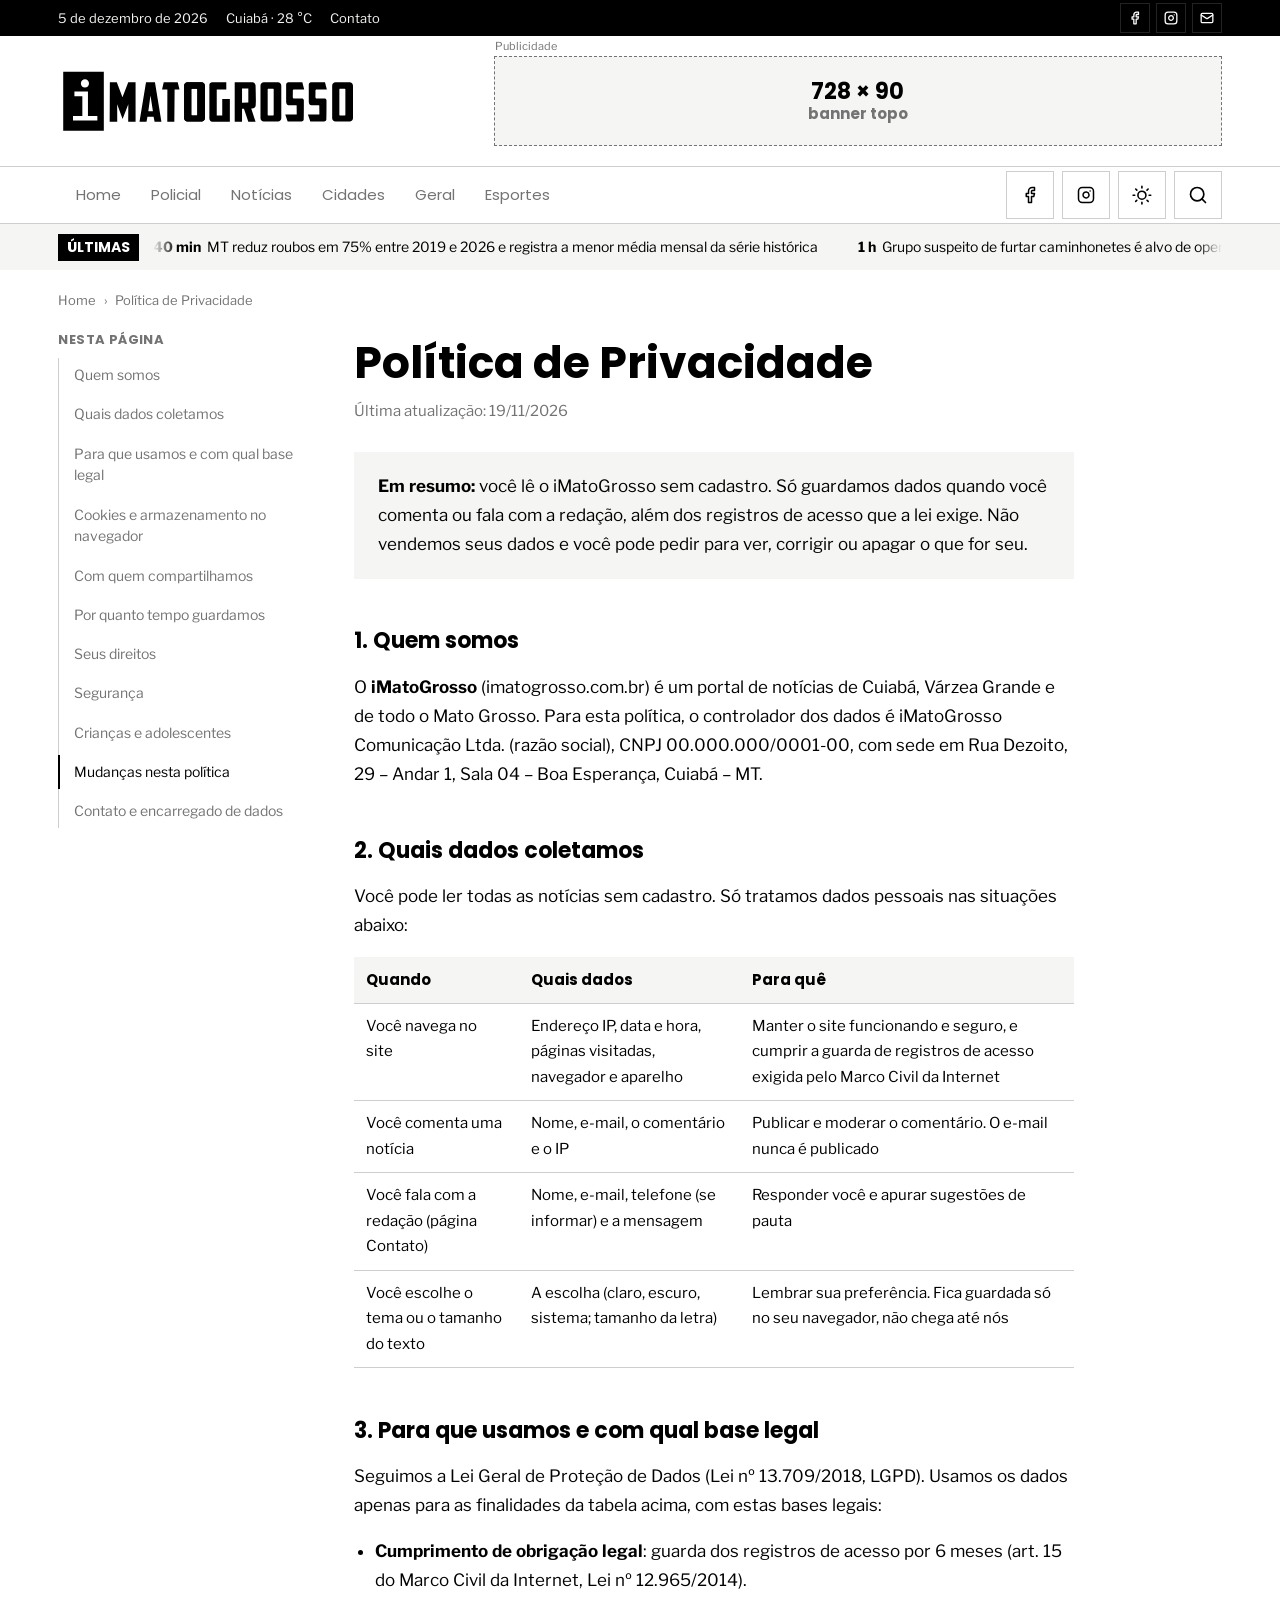
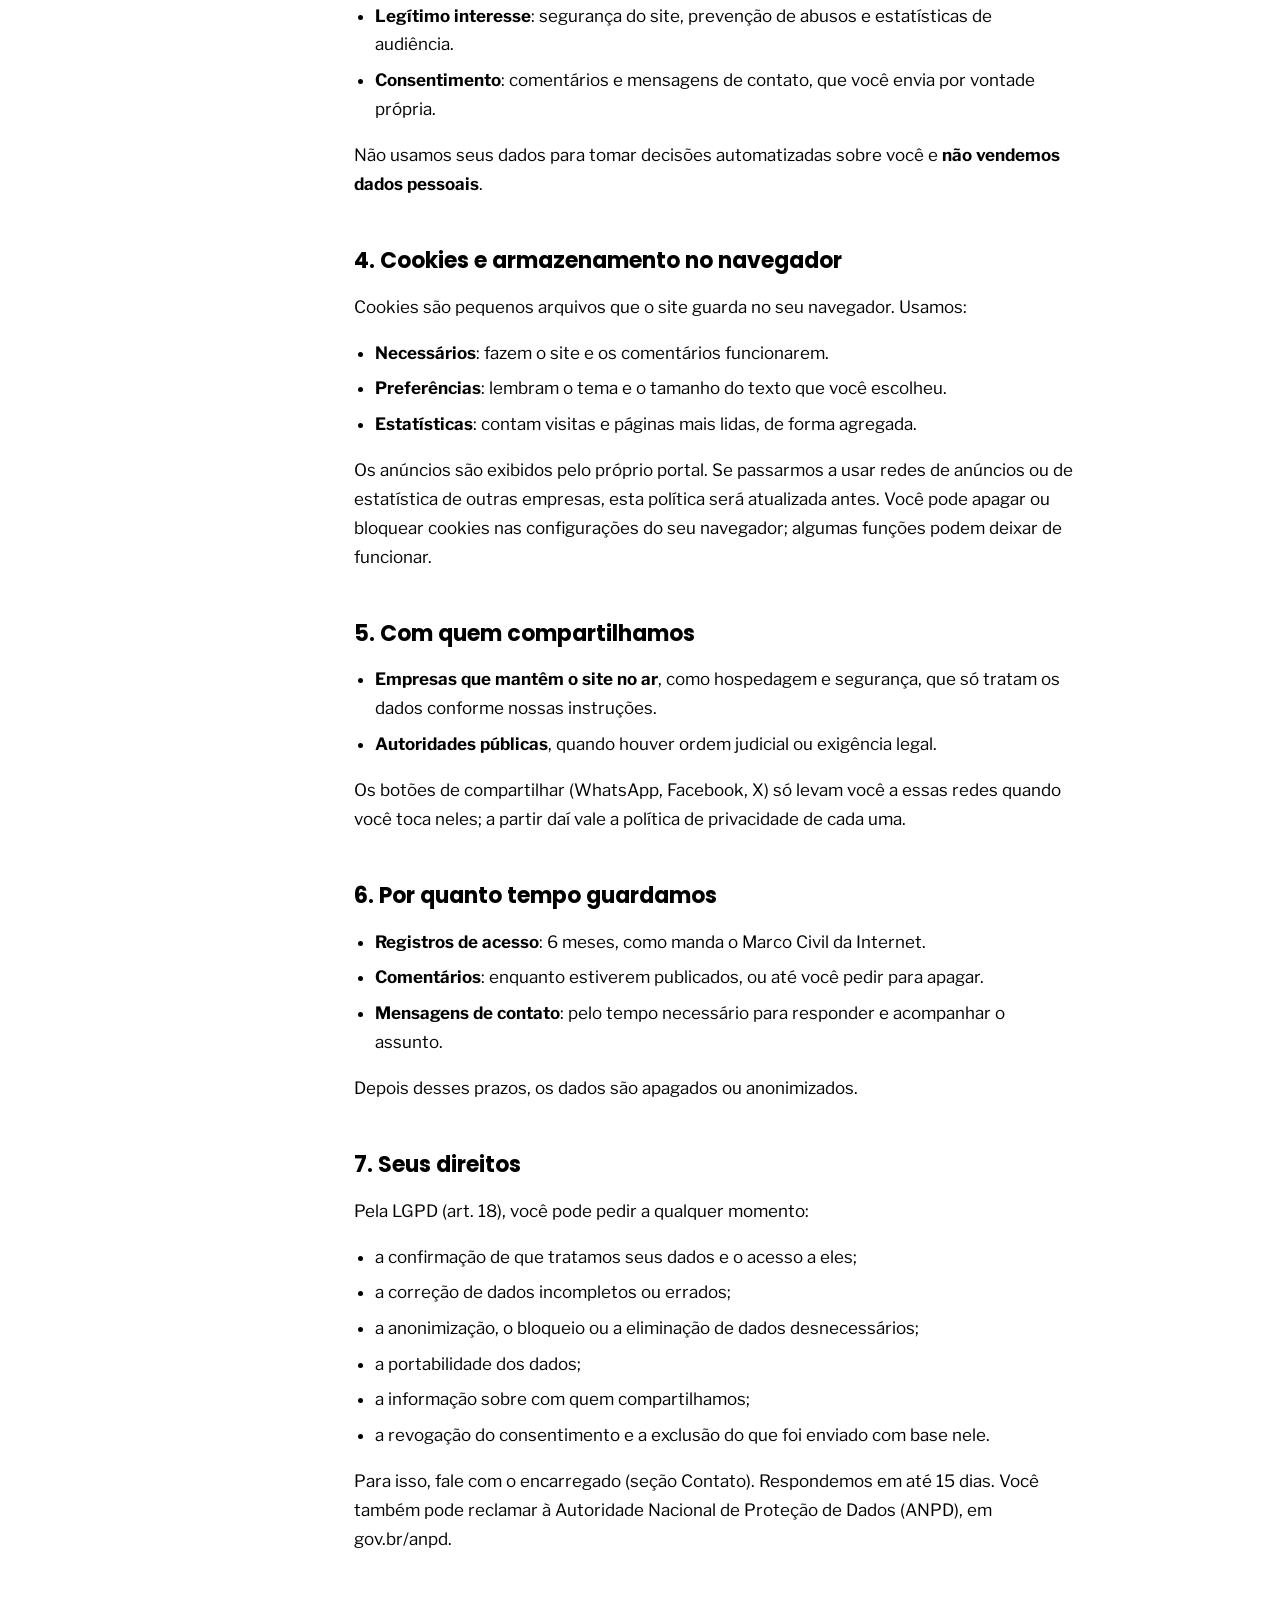
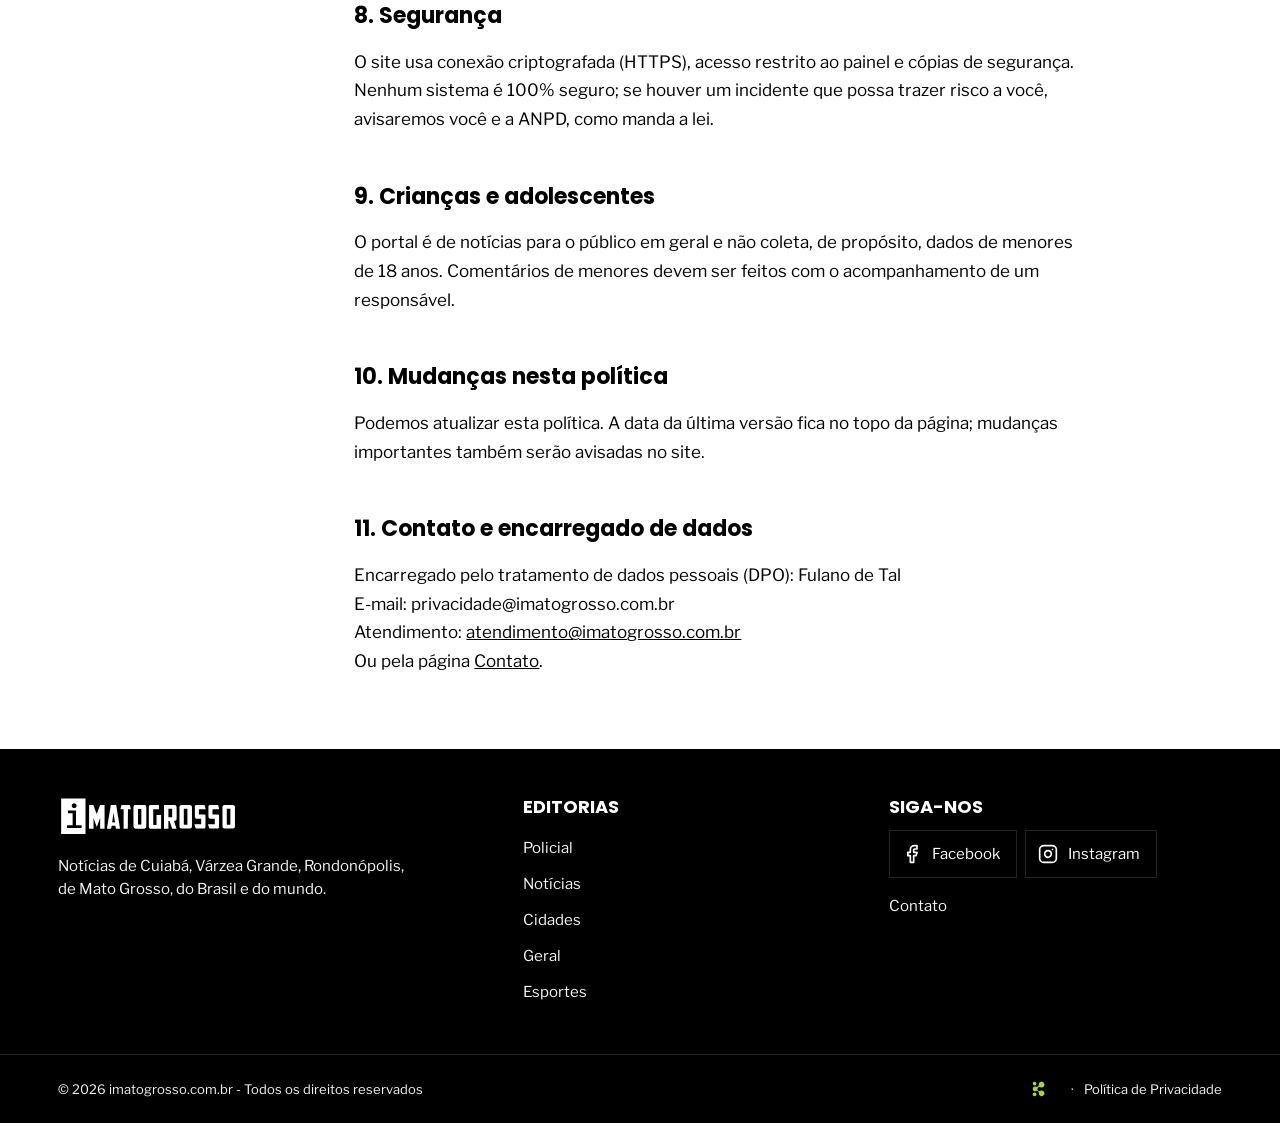
<file: privacidade.html>
<!DOCTYPE html>
<html lang="pt-BR">
<head>
<meta charset="utf-8">
<meta name="viewport" content="width=device-width, initial-scale=1">
<title>Política de Privacidade · iMatoGrosso</title>
<meta name="description" content="Como o iMatoGrosso trata os dados pessoais de quem lê, comenta e entra em contato com o portal, conforme a LGPD.">
<meta name="robots" content="index,follow">
<link rel="icon" type="image/svg+xml" href="assets/img/logo/imt-icone-preto.svg">
<!-- WP: favicon e ícone do celular = IMT_icone_01.svg (gerar também PNG 32, 180 e 512 px) -->
<link rel="preconnect" href="https://fonts.googleapis.com">
<link rel="preconnect" href="https://fonts.gstatic.com" crossorigin>
<link href="https://fonts.googleapis.com/css2?family=Poppins:wght@400;700&family=Libre+Franklin:wght@400;700&display=swap" rel="stylesheet">
<link rel="stylesheet" href="assets/css/style.css">
</head>
<body>
<svg width="0" height="0" style="position:absolute" aria-hidden="true">
 <symbol id="logo" viewBox="0 0 841.89 181.89"><g><polygon points="144.99 147.97 145.5 37.37 165.02 37.37 180.91 79.59 197.14 37.37 217.69 37.37 217.69 147.97 196.96 147.97 197.31 98.58 181.25 140.2 166.05 98.58 166.23 147.97 146.17 147.97 144.99 147.97"/><path d="M272.08,37.37h-25.12l-18.26,110.6h19.68l2.59-13.99h17.23l2.85,13.99h19.17L272.08,37.37ZM253.43,118.71l6.09-44.69,6.86,44.81L253.43,118.71Z"/><polygon points="306.66 147.97 326.48 147.97 327.26 57.31 340.98 57.31 335.93 37.37 296.69 37.37 292.03 57.31 306.92 57.31 306.66 147.97"/><path d="M402.99,37.37h-39.69c-5.16,0-9.37,4.21-9.37,9.35v91.51c0,5.14,4.21,9.35,9.37,9.35h39.69c5.14,0,9.35-4.21,9.35-9.35V46.72C412.34,41.58,408.13,37.37,402.99,37.37ZM390.98,128.7c0,.84-.69,1.53-1.53,1.53h-13.79c-.84,0-1.52-.69-1.52-1.53V56.64c0-.84.68-1.53,1.52-1.53h13.79c.84,0,1.53.69,1.53,1.53V128.7Z"/><path d="M818.47,37.37h-39.69c-5.16,0-9.37,4.21-9.37,9.35v91.51c0,5.14,4.21,9.35,9.37,9.35h39.69c5.14,0,9.36-4.21,9.36-9.35V46.72C827.83,41.58,823.61,37.37,818.47,37.37ZM806.46,128.7c0,.84-.69,1.53-1.53,1.53h-13.79c-.83,0-1.52-.69-1.52-1.53V56.64c0-.84.69-1.53,1.52-1.53h13.79c.84,0,1.53.69,1.53,1.53V128.7Z"/><path d="M617.29,37.37h-39.69c-5.15,0-9.37,4.21-9.37,9.35v91.51c0,5.14,4.22,9.35,9.37,9.35h39.69c5.15,0,9.36-4.21,9.36-9.35V46.72C626.65,41.58,622.44,37.37,617.29,37.37ZM605.28,128.7c0,.84-.69,1.53-1.53,1.53h-13.78c-.84,0-1.52-.69-1.52-1.53V56.64c0-.84.68-1.53,1.52-1.53h13.78c.84,0,1.53.69,1.53,1.53V128.7Z"/><path d="M402.99,37.37h-39.69c-5.16,0-9.37,4.21-9.37,9.35v91.51c0,5.14,4.21,9.35,9.37,9.35h39.69c5.14,0,9.35-4.21,9.35-9.35V46.72C412.34,41.58,408.13,37.37,402.99,37.37ZM390.98,128.7c0,.84-.69,1.53-1.53,1.53h-13.79c-.84,0-1.52-.69-1.52-1.53V56.64c0-.84.68-1.53,1.52-1.53h13.79c.84,0,1.53.69,1.53,1.53V128.7Z"/><path d="M749.21,37.37h-40.28s-5.18,2.33-5.18,6.34.26,50,.26,50c0,0,.39,6.6,6.35,7.77,2.61.51,20.33.39,20.33.39,0,0,2.59-.65,2.59,1.16s.39,22.54.39,22.54c0,0,.52,2.59-2.33,2.46-2.85-.13-30.05-.39-30.05-.39l6.74,19.56,37.82.25s6.6-.38,7.25-5.05c.65-4.66.39-54.39.39-54.39,0,0,.39-5.57-5.96-5.57h-21.63s-1.95.07-2.88-1.24c-.52-.72-.5-1.55-.49-1.87.06-2.1.17-16.39,0-18.46-.17-2.19,1.8-3.48,3.31-3.56,11.39,0,24.47,0,28.68,0L749.21,37.37Z"/><path d="M685.66,37.37h-40.27s-5.18,2.33-5.18,6.34.25,50,.25,50c0,0,.39,6.6,6.35,7.77,2.61.51,20.33.39,20.33.39,0,0,2.59-.65,2.59,1.16s.39,22.54.39,22.54c0,0,.52,2.59-2.33,2.46-2.85-.13-30.05-.39-30.05-.39l6.74,19.56,37.82.25s6.6-.38,7.25-5.05.39-54.39.39-54.39c0,0,.39-5.57-5.96-5.57h-21.63s-1.95.07-2.88-1.24c-.52-.72-.49-1.55-.48-1.87.05-2.1.16-16.39,0-18.46-.18-2.19,1.79-3.48,3.3-3.56,11.39,0,24.47,0,28.68,0L685.66,37.37Z"/><path d="M472.31,37.37h-39.63s-7.9,1.16-7.9,7.77v94.67s1.69,8.16,7.25,8.16h50.25v-63.46h-21.37v45.98h-15.41V57.31h26.81V37.37Z"/><path d="M554.43,104.85c1.94-6.61,0-59.19,0-59.19,0,0-1.95-8.29-8.04-8.29h-50.5v110.6h20.58v-36.26h5.31l12.31,36.26h20.34l-12.18-36.91S552.48,111.45,554.43,104.85ZM534.09,94.35l-17.62.13v-39.63l17.62-.26V94.35Z"/></g><path d="M14.61,7.58v165.43h113.97V7.58H14.61ZM75.59,28.99c6.31,0,11.42,5.12,11.42,11.43s-5.11,11.43-11.42,11.43-11.43-5.12-11.43-11.43S69.28,28.99,75.59,28.99ZM110.45,144.52H42.07v-12.78h26.24v-55.43h-22.27v-12.95h37.99v68.38h26.42V144.52Z"/></symbol>
 <symbol id="ic" viewBox="0 0 421.09 595.28"><path d="M9.81,3.44v587.67h404.87V3.44H9.81ZM226.42,79.51c22.42,0,40.59,18.18,40.59,40.6s-18.17,40.59-40.59,40.59-40.59-18.18-40.59-40.59S204,79.51,226.42,79.51ZM350.27,489.9H107.35v-45.4h93.24v-196.91h-79.13v-46.01h134.95v242.92h93.86V489.9Z"/></symbol>
 <symbol id="fb" viewBox="0 0 24 24"><path pathLength="1" d="M18 2h-3a5 5 0 0 0-5 5v3H7v4h3v8h4v-8h3l1-4h-4V7a1 1 0 0 1 1-1h3z"/></symbol>
 <symbol id="ig" viewBox="0 0 24 24"><rect pathLength="1" x="2" y="2" width="20" height="20" rx="5"/><path pathLength="1" d="M16 11.37A4 4 0 1 1 12.63 8 4 4 0 0 1 16 11.37z"/><path pathLength="1" d="M17.5 6.5h.01"/></symbol>
 <symbol id="ml" viewBox="0 0 24 24"><rect pathLength="1" x="2" y="4" width="20" height="16" rx="2"/><path pathLength="1" d="m22 7-8.97 5.7a1.94 1.94 0 0 1-2.06 0L2 7"/></symbol>
 <symbol id="lupa" viewBox="0 0 24 24"><circle pathLength="1" cx="11" cy="11" r="8"/><path pathLength="1" d="m21 21-4.3-4.3"/></symbol>
<symbol id="zap" viewBox="0 0 24 24"><path pathLength="1" d="M3.5 20.5 5 16.2A9 9 0 1 1 7.9 19.1z"/><path pathLength="1" d="M9 8.2c.2-.5.8-.6 1.1-.2l1 1.6c.2.3.1.7-.2 1l-.5.4c.6 1.2 1.5 2.1 2.7 2.7l.4-.5c.3-.3.7-.4 1-.2l1.6 1c.4.3.3.9-.2 1.1-2.9 1-7.9-4-6.9-6.9z"/></symbol>
 <symbol id="xis" viewBox="0 0 24 24"><path pathLength="1" d="M4 4h4.6L20 20h-4.6z"/><path pathLength="1" d="M4 20l6.9-6.9"/><path pathLength="1" d="M20 4l-6.9 6.9"/></symbol>
 <symbol id="elo" viewBox="0 0 24 24"><path pathLength="1" d="M10 13a5 5 0 0 0 7.54.54l3-3a5 5 0 0 0-7.07-7.07l-1.72 1.71"/><path pathLength="1" d="M14 11a5 5 0 0 0-7.54-.54l-3 3a5 5 0 0 0 7.07 7.07l1.71-1.71"/></symbol>
</svg>

<div class="top"><div class="wrap">
 <span class="dt" id="hoje">19 de novembro de 2026</span>
 <span>Cuiabá · 28 °C</span>
 <a class="ctt" href="contato.html">Contato</a>
 <nav class="soc" aria-label="Redes sociais">
  <a href="https://www.facebook.com/profile.php?id=61579282092124" target="_blank" rel="noopener" aria-label="Facebook do iMatoGrosso (abre em nova aba)"><svg><use href="#fb"/></svg></a>
  <a href="https://www.instagram.com/imatogrossomt/" target="_blank" rel="noopener" aria-label="Instagram do iMatoGrosso (abre em nova aba)"><svg><use href="#ig"/></svg></a>
  <a href="contato.html" aria-label="E-mail"><svg><use href="#ml"/></svg></a>
 </nav>
</div></div>

<header class="head"><div class="wrap">
 <a class="logo" href="index.html" aria-label="iMatoGrosso, página inicial"><svg viewBox="0 0 841.89 181.89"><use href="#logo"/></svg></a>
 <!-- WP: posição "banner-top-728x90" (WP Bannerize) -->
 <div class="ad a728"><span><b>728 × 90</b>banner topo</span></div>
</div></header>

<nav class="nav" id="nav" aria-label="Editorias"><div class="wrap">
 <a class="mini" href="index.html" aria-label="iMatoGrosso"><svg viewBox="0 0 841.89 181.89"><use href="#logo"/></svg></a>
 <ul class="menu" id="menu">
  <li class="hov" aria-hidden="true"></li><li class="ind" aria-hidden="true"></li>
  <li><a href="index.html">Home</a></li>
  <li><a href="editoria.html?e=policial">Policial</a></li>
  <li><a href="editoria.html?e=noticias">Notícias</a></li>
  <li><a href="editoria.html?e=cidades">Cidades</a></li>
  <li><a href="editoria.html?e=geral">Geral</a></li>
  <li><a href="editoria.html?e=esportes">Esportes</a></li>
 </ul>
 <nav class="nav-redes" aria-label="iMatoGrosso nas redes sociais">
  <a href="https://www.facebook.com/profile.php?id=61579282092124" target="_blank" rel="noopener" aria-label="Facebook do iMatoGrosso (abre em nova aba)"><svg aria-hidden="true"><use href="#fb"/></svg></a>
  <a href="https://www.instagram.com/imatogrossomt/" target="_blank" rel="noopener" aria-label="Instagram do iMatoGrosso (abre em nova aba)"><svg aria-hidden="true"><use href="#ig"/></svg></a>
 </nav>
 <!-- botão claro/escuro animado (ref. "AnimatedThemeToggle / SolarSwitch", refeito em JS puro) -->
 <button class="tema-tg" id="tema-tg" type="button" aria-pressed="false" aria-label="Modo escuro"><svg viewBox="0 0 25 25" aria-hidden="true"><path class="sol" pathLength="1" d="M12.4058 17.7625C15.1672 17.7625 17.4058 15.5239 17.4058 12.7625C17.4058 10.0011 15.1672 7.76251 12.4058 7.76251C9.64434 7.76251 7.40576 10.0011 7.40576 12.7625C7.40576 15.5239 9.64434 17.7625 12.4058 17.7625Z"/><path class="sol" pathLength="1" d="M12.4058 1.76251V3.76251"/><path class="sol" pathLength="1" d="M12.4058 21.7625V23.7625"/><path class="sol" pathLength="1" d="M4.62598 4.98248L6.04598 6.40248"/><path class="sol" pathLength="1" d="M18.7656 19.1225L20.1856 20.5425"/><path class="sol" pathLength="1" d="M1.40576 12.7625H3.40576"/><path class="sol" pathLength="1" d="M21.4058 12.7625H23.4058"/><path class="sol" pathLength="1" d="M4.62598 20.5425L6.04598 19.1225"/><path class="sol" pathLength="1" d="M18.7656 6.40248L20.1856 4.98248"/><path class="lua" pathLength="1" d="M21.1918 13.2013C21.0345 14.9035 20.3957 16.5257 19.35 17.8781C18.3044 19.2305 16.8953 20.2571 15.2875 20.8379C13.6797 21.4186 11.9398 21.5294 10.2713 21.1574C8.60281 20.7854 7.07479 19.9459 5.86602 18.7371C4.65725 17.5283 3.81774 16.0003 3.4457 14.3318C3.07367 12.6633 3.18451 10.9234 3.76526 9.31561C4.346 7.70783 5.37263 6.29868 6.72501 5.25307C8.07739 4.20746 9.69959 3.56862 11.4018 3.41132C10.4052 4.75958 9.92564 6.42077 10.0503 8.09273C10.175 9.76469 10.8957 11.3364 12.0812 12.5219C13.2667 13.7075 14.8384 14.4281 16.5104 14.5528C18.1823 14.6775 19.8435 14.1979 21.1918 13.2013Z"/></svg></button>
 <!-- busca que se expande (ref. "expanding search dock", refeita em JS puro). WP: action="/" e name="s" -->
 <div class="dock" id="dock">
  <button class="dock-btn" id="bt" type="button" aria-expanded="false" aria-controls="fb-form" aria-label="Buscar"><svg><use href="#lupa"/></svg></button>
  <form class="dock-form" id="fb-form" role="search" action="busca.html" method="get" hidden>
   <svg class="dock-lupa" aria-hidden="true"><use href="#lupa"/></svg>
   <label class="vh" for="q">Buscar no iMatoGrosso</label>
   <input id="q" name="s" type="search" placeholder="Buscar no iMatoGrosso…" autocomplete="off" enterkeyhint="search">
   <button type="button" class="dock-x" id="dock-x" aria-label="Fechar busca"><svg viewBox="0 0 24 24" aria-hidden="true"><path pathLength="1" d="M6 6l12 12"/><path pathLength="1" d="M18 6 6 18"/></svg></button>
  </form>
 </div>
</div>
</nav>

<div class="ult" aria-label="Últimas notícias"><div class="wrap"><span class="tag">Últimas</span><div class="trilho"><div class="fita" id="fita"></div></div></div></div>

<main id="legal">
<div class="wrap">
 <nav class="trilha" aria-label="Você está em" style="padding-top:20px"><a href="index.html">Home</a><span aria-hidden="true">›</span><span>Política de Privacidade</span></nav>
 <div class="legal">
  <nav class="indice" aria-label="Nesta página"><b>Nesta página</b><ol>
   <li><a href="#quem">Quem somos</a></li>
   <li><a href="#dados">Quais dados coletamos</a></li>
   <li><a href="#bases">Para que usamos e com qual base legal</a></li>
   <li><a href="#cookies">Cookies e armazenamento no navegador</a></li>
   <li><a href="#compartilha">Com quem compartilhamos</a></li>
   <li><a href="#prazo">Por quanto tempo guardamos</a></li>
   <li><a href="#direitos">Seus direitos</a></li>
   <li><a href="#seguranca">Segurança</a></li>
   <li><a href="#menores">Crianças e adolescentes</a></li>
   <li><a href="#mudancas">Mudanças nesta política</a></li>
   <li><a href="#contato">Contato e encarregado de dados</a></li>
  </ol></nav>
  <article class="texto">
  <!-- ATENÇÃO: razão social, CNPJ, encarregado e e-mail de privacidade são FICTÍCIOS (aprovado em 19/11/2026); trocar pelos dados reais antes de publicar o site -->
  <h1>Política de Privacidade</h1>
  <p class="atual">Última atualização: <time datetime="2026-11-19">19/11/2026</time></p>
  <div class="resumo"><p><b>Em resumo:</b> você lê o iMatoGrosso sem cadastro. Só guardamos dados quando você comenta ou fala com a redação, além dos registros de acesso que a lei exige. Não vendemos seus dados e você pode pedir para ver, corrigir ou apagar o que for seu.</p></div>
  <section id="quem"><h2>1. Quem somos</h2>
  <p>O <b>iMatoGrosso</b> (imatogrosso.com.br) é um portal de notícias de Cuiabá, Várzea Grande e de todo o Mato Grosso. Para esta política, o controlador dos dados é iMatoGrosso Comunicação Ltda. (razão social), CNPJ 00.000.000/0001-00, com sede em Rua Dezoito, 29 – Andar 1, Sala 04 – Boa Esperança, Cuiabá – MT.</p></section>
  <section id="dados"><h2>2. Quais dados coletamos</h2>
  <p>Você pode ler todas as notícias sem cadastro. Só tratamos dados pessoais nas situações abaixo:</p>
<table><thead><tr><th>Quando</th><th>Quais dados</th><th>Para quê</th></tr></thead><tbody>
<tr><td>Você navega no site</td><td>Endereço IP, data e hora, páginas visitadas, navegador e aparelho</td><td>Manter o site funcionando e seguro, e cumprir a guarda de registros de acesso exigida pelo Marco Civil da Internet</td></tr>
<tr><td>Você comenta uma notícia</td><td>Nome, e-mail, o comentário e o IP</td><td>Publicar e moderar o comentário. O e-mail nunca é publicado</td></tr>
<tr><td>Você fala com a redação (página Contato)</td><td>Nome, e-mail, telefone (se informar) e a mensagem</td><td>Responder você e apurar sugestões de pauta</td></tr>
<tr><td>Você escolhe o tema ou o tamanho do texto</td><td>A escolha (claro, escuro, sistema; tamanho da letra)</td><td>Lembrar sua preferência. Fica guardada só no seu navegador, não chega até nós</td></tr>
</tbody></table></section>
  <section id="bases"><h2>3. Para que usamos e com qual base legal</h2>
  <p>Seguimos a Lei Geral de Proteção de Dados (Lei nº 13.709/2018, LGPD). Usamos os dados apenas para as finalidades da tabela acima, com estas bases legais:</p>
<ul><li><b>Cumprimento de obrigação legal</b>: guarda dos registros de acesso por 6 meses (art. 15 do Marco Civil da Internet, Lei nº 12.965/2014).</li>
<li><b>Legítimo interesse</b>: segurança do site, prevenção de abusos e estatísticas de audiência.</li>
<li><b>Consentimento</b>: comentários e mensagens de contato, que você envia por vontade própria.</li></ul>
<p>Não usamos seus dados para tomar decisões automatizadas sobre você e <b>não vendemos dados pessoais</b>.</p></section>
  <section id="cookies"><h2>4. Cookies e armazenamento no navegador</h2>
  <p>Cookies são pequenos arquivos que o site guarda no seu navegador. Usamos:</p>
<ul><li><b>Necessários</b>: fazem o site e os comentários funcionarem.</li>
<li><b>Preferências</b>: lembram o tema e o tamanho do texto que você escolheu.</li>
<li><b>Estatísticas</b>: contam visitas e páginas mais lidas, de forma agregada.</li></ul>
<p>Os anúncios são exibidos pelo próprio portal. Se passarmos a usar redes de anúncios ou de estatística de outras empresas, esta política será atualizada antes. Você pode apagar ou bloquear cookies nas configurações do seu navegador; algumas funções podem deixar de funcionar.</p></section>
  <section id="compartilha"><h2>5. Com quem compartilhamos</h2>
  <ul><li><b>Empresas que mantêm o site no ar</b>, como hospedagem e segurança, que só tratam os dados conforme nossas instruções.</li>
<li><b>Autoridades públicas</b>, quando houver ordem judicial ou exigência legal.</li></ul>
<p>Os botões de compartilhar (WhatsApp, Facebook, X) só levam você a essas redes quando você toca neles; a partir daí vale a política de privacidade de cada uma.</p></section>
  <section id="prazo"><h2>6. Por quanto tempo guardamos</h2>
  <ul><li><b>Registros de acesso</b>: 6 meses, como manda o Marco Civil da Internet.</li>
<li><b>Comentários</b>: enquanto estiverem publicados, ou até você pedir para apagar.</li>
<li><b>Mensagens de contato</b>: pelo tempo necessário para responder e acompanhar o assunto.</li></ul>
<p>Depois desses prazos, os dados são apagados ou anonimizados.</p></section>
  <section id="direitos"><h2>7. Seus direitos</h2>
  <p>Pela LGPD (art. 18), você pode pedir a qualquer momento:</p>
<ul><li>a confirmação de que tratamos seus dados e o acesso a eles;</li><li>a correção de dados incompletos ou errados;</li>
<li>a anonimização, o bloqueio ou a eliminação de dados desnecessários;</li><li>a portabilidade dos dados;</li>
<li>a informação sobre com quem compartilhamos;</li><li>a revogação do consentimento e a exclusão do que foi enviado com base nele.</li></ul>
<p>Para isso, fale com o encarregado (seção Contato). Respondemos em até 15 dias. Você também pode reclamar à Autoridade Nacional de Proteção de Dados (ANPD), em gov.br/anpd.</p></section>
  <section id="seguranca"><h2>8. Segurança</h2>
  <p>O site usa conexão criptografada (HTTPS), acesso restrito ao painel e cópias de segurança. Nenhum sistema é 100% seguro; se houver um incidente que possa trazer risco a você, avisaremos você e a ANPD, como manda a lei.</p></section>
  <section id="menores"><h2>9. Crianças e adolescentes</h2>
  <p>O portal é de notícias para o público em geral e não coleta, de propósito, dados de menores de 18 anos. Comentários de menores devem ser feitos com o acompanhamento de um responsável.</p></section>
  <section id="mudancas"><h2>10. Mudanças nesta política</h2>
  <p>Podemos atualizar esta política. A data da última versão fica no topo da página; mudanças importantes também serão avisadas no site.</p></section>
  <section id="contato"><h2>11. Contato e encarregado de dados</h2>
  <p>Encarregado pelo tratamento de dados pessoais (DPO): Fulano de Tal<br>E-mail: privacidade@imatogrosso.com.br<br>Atendimento: <a href="mailto:atendimento@imatogrosso.com.br" style="text-decoration:underline">atendimento@imatogrosso.com.br</a><br>Ou pela página <a href="contato.html" style="text-decoration:underline">Contato</a>.</p></section>
  </article>
 </div>
</div>
</main>

<footer><div class="wrap">
 <div><a class="logo" href="index.html" aria-label="iMatoGrosso"><svg viewBox="0 0 841.89 181.89"><use href="#logo"/></svg></a>
  <p>Notícias de Cuiabá, Várzea Grande, Rondonópolis,<br>de Mato Grosso, do Brasil e do mundo.</p></div>
 <div><h3>Editorias</h3><ul><li><a href="editoria.html?e=policial">Policial</a></li><li><a href="editoria.html?e=noticias">Notícias</a></li><li><a href="editoria.html?e=cidades">Cidades</a></li><li><a href="editoria.html?e=geral">Geral</a></li><li><a href="editoria.html?e=esportes">Esportes</a></li></ul></div>
 <div><h3>Siga-nos</h3><div class="redes-rod">
  <a class="rede" href="https://www.facebook.com/profile.php?id=61579282092124" target="_blank" rel="noopener"><svg aria-hidden="true"><use href="#fb"/></svg><span>Facebook</span></a>
  <a class="rede" href="https://www.instagram.com/imatogrossomt/" target="_blank" rel="noopener"><svg aria-hidden="true"><use href="#ig"/></svg><span>Instagram</span></a>
 </div><ul><li><a href="contato.html">Contato</a></li></ul></div>
</div><div class="copy"><div class="wrap">
 <span>© 2026 imatogrosso.com.br - Todos os direitos reservados</span>
 <span class="assina"><a class="astravox" href="https://www.astravox.com.br" target="_blank" rel="noopener" aria-label="Desenvolvido por AstraVox (abre em nova aba)" title="Desenvolvido por AstraVox"><img src="assets/img/logo/astravox-icone.svg" alt="" width="13" height="16"></a><span aria-hidden="true">·</span><a href="privacidade.html">Política de Privacidade</a></span>
</div></div></footer>

<script src="assets/js/main.js" defer></script>
</body>
</html>
</file>
<file: assets/css/style.css>
/* VOICE: jornal regional direto, sério e rápido de ler; preto e branco como o logo.
   IDEA: o quadrado preto do "i" do logo vira o sistema: cada editoria abre com o seu "i".
   PICTURE: a manchete grande com foto ocupa o primeiro quadro, banners nos formatos atuais.
   COLOUR/TYPE: branco, tinta preta, cinza papel e um vermelho de plantão; Barlow Condensed (eco do logo) + Archivo.
   LAYOUT: cabeçalho com 728x90, menu fixo, manchete 2/3 + coluna, editorias em blocos, faixa escura de esportes. */
:root{color-scheme:light dark;
 /* Paleta oficial: #000000 #232323 #737373 #F5F5F3 #FFFFFF (sem vermelho). Fios = cinza #737373 com transparência. */
 --k0:#000000;--k1:#232323;--k2:#737373;--k3:#F5F5F3;--k4:#FFFFFF;
 --bg:light-dark(var(--k4),var(--k0));--ink:light-dark(var(--k0),var(--k4));--mut:light-dark(var(--k2),var(--k3));
 --paper:light-dark(var(--k3),var(--k1));--line:rgb(115 115 115/.35);--strong:light-dark(var(--k0),var(--k4));
 --box:light-dark(var(--k0),var(--k4));--boxi:light-dark(var(--k4),var(--k0));
 --heading-font:"Poppins",system-ui,sans-serif;--body-font:"Libre Franklin",system-ui,sans-serif;--cond:var(--heading-font);--sans:var(--body-font);--w:1240px}
:root[data-theme=light]{color-scheme:light}:root[data-theme=dark]{color-scheme:dark}
*{box-sizing:border-box;min-width:0}
[hidden]{display:none!important}
body{margin:0;background:var(--bg);color:var(--ink);font:16px/1.55 var(--sans);overflow-x:clip}
a{color:inherit;text-decoration:none}a:hover .t{text-decoration:underline;text-decoration-thickness:2px;text-underline-offset:3px}
:focus-visible{outline:3px solid var(--strong);outline-offset:2px}
.wrap{max-width:var(--w);margin:0 auto;padding:0 max(3vw,16px)}
.vh{position:absolute;width:1px;height:1px;overflow:hidden;clip:rect(0 0 0 0)}
/* barra do topo */
.top{background:var(--k0);color:var(--k3);font-size:13px}
.top .wrap{display:flex;gap:18px;align-items:center;min-height:36px;flex-wrap:wrap}
.top .soc{display:flex;gap:4px}
.top .soc a{display:grid;place-items:center;width:36px;height:36px;color:var(--k4)}
.top .soc svg{width:16px;height:16px;fill:currentColor}







/* cabeçalho */
.head .wrap{display:flex;align-items:center;justify-content:space-between;gap:24px;padding-block:20px}
.logo{display:block;width:clamp(200px,24vw,300px);color:var(--ink)}.logo svg{display:block;width:100%;height:auto;fill:currentColor}
.ad{position:relative;display:grid;place-items:center;background:repeating-linear-gradient(135deg,var(--paper) 0 10px,transparent 10px 20px),var(--paper);
 border:1px dashed var(--mut);color:var(--mut);font:700 15px/1.2 var(--cond);text-align:center;flex:none;max-width:100%}
.ad b{display:block;font-size:22px;color:var(--ink)}
.ad::before{content:"Publicidade";position:absolute;top:-18px;left:0;font:11px var(--sans);color:var(--mut)}
.a728{width:728px;aspect-ratio:728/90}.a300{width:300px;height:250px}
/* menu */
.nav{position:sticky;top:0;z-index:20;background:var(--bg);border-block:1px solid var(--line);transition:box-shadow .2s}
.nav.solto{box-shadow:0 6px 20px rgb(0 0 0/.12)}
.nav .wrap{display:flex;align-items:center;gap:6px}
.mini{width:0;overflow:hidden;transition:width .25s;color:var(--ink);flex:none}.mini svg{width:132px;height:auto;fill:currentColor;display:block}
.nav.solto .mini{width:148px}
/* Menu em abas: realce que segue o mouse + traço que desliza até o item ativo (ref. vercel-tabs, em JS puro) */
.menu{position:relative;display:flex;align-items:center;gap:6px;list-style:none;margin:0;padding:0 0 2px;height:56px;overflow-x:auto;scrollbar-width:none}
.menu a{position:relative;z-index:1;display:flex;align-items:center;height:32px;padding:0 12px;font:400 15px var(--heading-font);white-space:nowrap;color:var(--mut);transition:color .3s}
.menu a:hover,.menu a[aria-current]{color:var(--ink)}
.menu .hov,.menu .ind{position:absolute;left:0;width:0;pointer-events:none;transition:left .3s ease-out,width .3s ease-out,opacity .3s ease-out}
.menu .hov{top:12px;height:32px;border-radius:0;background:light-dark(var(--k3),var(--k1));opacity:0}
.menu .ind{bottom:6px;height:2px;background:var(--ink)}
.btn{font:700 16px var(--cond);text-transform:uppercase;padding:0 20px;min-height:48px;background:var(--box);color:var(--boxi);border:0;cursor:pointer}
/* últimas */
.ult{background:var(--paper);font-size:14px}
.ult .wrap{display:flex;align-items:center;gap:14px;height:46px;overflow:hidden}
.tag{flex:none;position:relative;z-index:1;background:var(--box);color:var(--boxi);font:700 14px var(--cond);text-transform:uppercase;padding:3px 9px}
.trilho{flex:1;overflow:hidden;-webkit-mask-image:linear-gradient(90deg,transparent,#000 24px,#000 calc(100% - 24px),transparent);mask-image:linear-gradient(90deg,transparent,#000 24px,#000 calc(100% - 24px),transparent)}.fita{display:flex;width:max-content;gap:40px;white-space:nowrap;animation:corre 60s linear infinite}
.fita a,.menu li{flex:none}.menu li{position:relative;z-index:1}.fita a b{color:var(--ink);font-weight:700;margin-right:6px}
.ult:hover .fita{animation-play-state:paused}
@keyframes corre{to{transform:translateX(-50%)}}
/* fotos de exemplo */
.ph{position:relative;display:block;aspect-ratio:16/10;background:var(--g);overflow:hidden}
.ph img{position:absolute;inset:0;width:100%;height:100%;object-fit:cover;transition:transform .5s}a:hover .ph img{transform:scale(1.04)}
.chap{font:700 12px var(--cond);text-transform:uppercase;letter-spacing:.03em;color:var(--mut)}
.hora{font-size:13px;color:var(--mut)}.ph+.chap{margin-top:12px}
.t{margin:4px 0 6px;font-family:var(--heading-font);font-weight:700;line-height:1.28;text-wrap:balance}
/* manchete */
/* manchete: foto grande na altura exata da coluna de 3 destaques (miniaturas 16:9) */
.man{display:grid;grid-template-columns:minmax(0,1.7fr) minmax(0,1fr);gap:28px;padding-block:28px 8px;align-items:stretch}
/* título sobre a foto, só na faixa de baixo (sem linha fina) */
.lead{position:relative;display:block;min-height:420px;overflow:hidden;background:var(--k0);color:var(--k4)}
.lead .ph{position:absolute;inset:0;aspect-ratio:auto;height:100%}
.lead .sobre{position:absolute;left:0;right:0;bottom:0;padding:72px clamp(18px,2.4vw,28px) clamp(16px,2vw,22px);background:linear-gradient(0deg,rgb(0 0 0/.85),rgb(0 0 0/.55) 60%,transparent)}
.lead .chap,.lead .hora{color:var(--k3)}
.lead .t{font-size:clamp(20px,2vw,28px);line-height:1.2;font-weight:700;margin:4px 0 6px;max-width:44ch}
.lado{display:grid;grid-template-rows:repeat(3,minmax(0,1fr));gap:0}
.lado a{display:grid;grid-template-columns:minmax(0,46%) minmax(0,1fr);gap:14px;align-items:start;align-content:start;padding:16px 0;border-bottom:1px solid var(--line)}
.lado a:first-child{padding-top:0}.lado a:last-child{border:0;padding-bottom:0}
.lado .ph{aspect-ratio:16/9}.lado .t{font-size:15px;line-height:1.3;margin:4px 0}
.lado .chap{margin:0}
.play{position:absolute;left:8px;bottom:8px;z-index:1;display:flex;align-items:center;gap:6px;padding:4px 9px 4px 6px;border-radius:0;background:rgb(0 0 0/.75);color:var(--k4);font:700 12px var(--heading-font)}
.play svg{width:16px;height:16px;fill:currentColor}
.faixa{display:grid;grid-template-columns:repeat(4,minmax(0,1fr));gap:24px;border-top:1px solid var(--ink);margin-top:24px;padding-top:18px}
.faixa .t{font-size:16px}
/* editorias */
.sec{padding-block:36px 8px}
.sh{display:flex;align-items:center;gap:12px;border-bottom:1px solid var(--ink);padding-bottom:10px;margin-bottom:22px}
.sh .i{flex:none;width:31px;height:44px;fill:var(--box)}
.sh h2{margin:0;font:700 26px/1 var(--cond);text-transform:uppercase}
.sh .mais{margin-left:auto;font:700 13px var(--cond);text-transform:uppercase;display:flex;align-items:center;min-height:44px}
.g4{display:grid;grid-template-columns:repeat(4,minmax(0,1fr));gap:24px}.g4 .t{font-size:17px}.g3{display:grid;grid-template-columns:repeat(3,minmax(0,1fr));gap:24px}.g3 .t{font-size:19px}
.duo{display:grid;grid-template-columns:minmax(0,3fr) minmax(0,2fr);gap:28px}
.duo .gr .t{font-size:clamp(20px,2vw,26px);font-weight:700}
.lista{list-style:none;margin:0;padding:0;display:grid;align-content:start}
.lista a{display:block;padding:12px 0;border-bottom:1px solid var(--line)}.lista .t{font-size:17px;margin:2px 0 0}
.chips{display:flex;flex-wrap:wrap;gap:8px;margin:-6px 0 20px}
.chips button{font:700 14px var(--sans);min-height:40px;padding:0 14px;border:1px solid var(--line);background:var(--bg);color:var(--ink);border-radius:0;cursor:pointer}
.chips button[aria-pressed=true]{background:var(--box);color:var(--boxi);border-color:var(--box)}
/* linha de banners 300x250 */
.pubs{display:grid;grid-template-columns:300px minmax(0,1fr) 300px;gap:32px;align-items:start;padding-block:48px 20px}
.lidas h2{margin:0 0 6px;font:700 22px var(--cond);text-transform:uppercase}
.lidas ol{list-style:none;margin:0;padding:0;counter-reset:n}
.lidas li{counter-increment:n;display:grid;grid-template-columns:44px minmax(0,1fr);gap:8px;padding:10px 0;border-bottom:1px solid var(--line)}
.lidas li::before{content:counter(n);font:700 32px/1 var(--cond);color:var(--ink)}
.lidas .t{font-size:16px;margin:0}
/* esportes, faixa escura */
.esc{--ink:var(--k4);--mut:var(--k3);--box:var(--k4);--boxi:var(--k1);--strong:var(--k4);background:var(--k1);color:var(--ink);margin-top:40px;padding-bottom:36px}
/* hoje + igeral */
.tempo{background:var(--paper);padding:20px}
.tempo .c{font:700 64px/1 var(--cond)}.tempo small{color:var(--ink)}
.dias{display:grid;grid-template-columns:repeat(5,1fr);text-align:center;margin-top:16px;border-top:1px solid var(--line);padding-top:12px;font-size:14px}
.dias b{display:block;font:700 22px var(--cond)}
.hg{display:grid;grid-template-columns:300px minmax(0,1fr);gap:32px}
/* rodapé */
footer{background:var(--k0);color:var(--k3);margin-top:56px;font-size:15px}
footer .wrap{display:grid;grid-template-columns:minmax(0,1.3fr) minmax(0,1fr) minmax(0,1fr);gap:32px;padding-block:44px}
footer .logo{color:var(--k4);width:180px}footer h3{margin:0 0 10px;font:700 18px var(--cond);text-transform:uppercase;color:var(--k4)}
footer ul{list-style:none;margin:0;padding:0}footer li a{display:inline-flex;min-height:36px;align-items:center}footer a:hover{color:var(--k4);text-decoration:underline}
.copy{border-top:1px solid var(--k1);font-size:13px;color:var(--k3)}
footer .copy .wrap{display:flex;flex-wrap:wrap;align-items:center;justify-content:space-between;gap:8px 24px;padding-block:12px}
.assina{display:flex;flex-wrap:wrap;align-items:center;gap:6px 10px}
.assina a{display:inline-flex;align-items:center;gap:6px;min-height:32px;color:var(--k3)}.assina a:hover{color:var(--k4)}
.astravox{min-width:24px}.astravox img{width:13px;height:16px;opacity:.85;transition:opacity .2s}.astravox:hover img{opacity:1}
.nota{font-size:13px;color:var(--mut);padding-block:10px}
/* responsivo */
@media(max-width:1100px){.g3{grid-template-columns:repeat(2,minmax(0,1fr))}.head .wrap{flex-direction:column;align-items:center}.g4,.faixa{grid-template-columns:repeat(2,minmax(0,1fr))}
 .pubs{grid-template-columns:repeat(2,300px);justify-content:center}.lidas{grid-column:1/-1;order:-1}}
@media(max-width:820px){.man,.duo,.hg{grid-template-columns:minmax(0,1fr)}.lead{min-height:0;background:none;color:var(--ink)}.lead .ph{position:relative;inset:auto;height:auto;aspect-ratio:16/9}.lead .sobre{position:static;padding:12px 0 0;background:none}.lead .chap,.lead .hora{color:var(--mut)}.lado{grid-template-rows:none}.lado a:first-child{padding-top:14px}.hg .tempo{max-width:420px}}
@media(max-width:640px){.a728 span{font-size:11px}.a728 b{font-size:16px}.pubs{grid-template-columns:300px}.g4 .t{font-size:16px}.top .dt{display:none}
 .lado a{grid-template-columns:minmax(0,44%) minmax(0,1fr)}.sh h2{font-size:26px}
 footer .wrap{grid-template-columns:minmax(0,1fr)}}
@media(max-width:480px){.top .ctt{display:none}.top .wrap{gap:12px}.g4,.g3,.faixa{grid-template-columns:minmax(0,1fr)}.g4 a,.g3 a{display:grid;grid-template-columns:110px minmax(0,1fr);gap:12px}.g4 .ph,.g3 .ph{aspect-ratio:1}}
@media(prefers-reduced-motion:reduce){.fita{animation:none}*{transition:none!important}}

/* ===== Página da notícia ===== */
.progresso{position:fixed;top:0;left:0;right:0;height:3px;z-index:30;pointer-events:none}
.progresso span{display:block;height:100%;width:100%;background:var(--ink);transform:scaleX(0);transform-origin:0 50%}
.materia{padding-top:20px}
.trilha{display:flex;flex-wrap:wrap;gap:8px;font-size:13px;color:var(--mut)}.trilha a:hover{color:var(--ink);text-decoration:underline}
.cab{max-width:900px;padding:18px 0 24px}
.tt{margin:10px 0 14px;font:700 clamp(28px,3.6vw,46px)/1.15 var(--heading-font);text-wrap:balance}
.fina{margin:0 0 22px;font-size:clamp(17px,1.6vw,20px);line-height:1.5;color:var(--mut);max-width:62ch}
.meta{display:flex;flex-wrap:wrap;align-items:center;justify-content:space-between;gap:16px;border-top:1px solid var(--line);padding-top:16px;font-size:14px}
.mut{color:var(--mut)}
.quem{display:flex;align-items:center;gap:12px}
.ava{display:grid;place-items:center;width:44px;height:44px;border-radius:0;background:var(--paper);flex:none}.ava svg{width:15px;height:21px;fill:var(--ink)}
.partilha{display:flex;gap:8px;flex-wrap:wrap}
.pt{display:inline-flex;align-items:center;justify-content:center;gap:8px;min-width:48px;height:48px;padding:0 14px;border-radius:0;border:1px solid var(--line);background:var(--bg);color:var(--ink);font:700 14px var(--body-font);cursor:pointer;transition:background .2s,color .2s,border-color .2s}
.pt svg{width:18px;height:18px;fill:currentColor}.pt:hover{background:var(--paper);color:var(--ink);border-color:var(--ink)}
.partilha.topo .copia span{display:none}
.capa{margin:0}.capa img{display:block;width:100%;aspect-ratio:16/9;object-fit:cover;background:var(--paper)}
.capa figcaption{padding:10px 0;font-size:13px;color:var(--mut);border-bottom:1px solid var(--line)}.capa figcaption span{color:var(--ink)}
.corpo-grade{display:grid;grid-template-columns:minmax(0,1fr) 300px;gap:56px;padding-top:28px}
.corpo{--tam:19px;max-width:700px;font-size:var(--tam);line-height:1.75}
.corpo p{margin:0 0 1.2em}
.corpo h2{font:700 1.25em/1.3 var(--heading-font);margin:1.8em 0 .6em}
.corpo blockquote{margin:1.8em 0;padding:0 0 0 24px;border-left:3px solid var(--ink)}
.corpo blockquote p{font:700 1.15em/1.45 var(--heading-font);margin:0 0 .5em}
.corpo cite{font-style:normal;font-size:14px;color:var(--mut)}
.ferr{display:flex;align-items:center;gap:6px;margin-bottom:18px;font-size:14px}
.ferr button{min-width:44px;height:36px;border:1px solid var(--line);border-radius:0;background:var(--bg);color:var(--ink);font:700 14px var(--heading-font);cursor:pointer}
.ferr button:hover{background:var(--paper)}
.corpo .meio{margin:2em auto}
.fonte{font-size:15px;color:var(--mut);border-top:1px solid var(--line);padding-top:16px}
.tags{display:flex;flex-wrap:wrap;gap:8px;margin:20px 0 28px}
.tags a{display:inline-flex;align-items:center;min-height:40px;font-size:14px;line-height:1;padding:0 14px;border-radius:0;border:1px solid var(--line)}.tags a:hover{background:var(--paper);border-color:var(--ink)}
.fim{display:flex;flex-wrap:wrap;align-items:center;justify-content:space-between;gap:12px;padding:18px 0;border-block:1px solid var(--line);font:700 16px var(--heading-font)}
.vizinhas{display:grid;grid-template-columns:1fr 1fr;gap:24px;padding:24px 0;font-size:16px;line-height:1.4}
.vizinhas a{display:grid;gap:6px}.vizinhas .prox{text-align:right}.vizinhas b{font-family:var(--heading-font)}.vizinhas a:hover b{text-decoration:underline}
.vizinhas .mut{font-size:13px}
.lateral{display:grid;gap:36px;align-content:start;position:sticky;top:80px}
.coment .form{max-width:700px;display:grid;gap:8px}
.form label{font-weight:700;font-size:15px}
.form input,.form textarea{width:100%;font:16px var(--body-font);padding:12px 14px;border:1px solid var(--k2);border-radius:0;background:var(--bg);color:var(--ink);margin-bottom:8px}
.form .dois{display:grid;grid-template-columns:1fr 1fr;gap:16px}
.form .btn{justify-self:start;border-radius:0;text-transform:none;font-family:var(--heading-font)}
.aviso{margin:0;font-size:15px;min-height:1.4em}
@media(max-width:1000px){.corpo-grade{grid-template-columns:minmax(0,1fr)}.lateral{position:static;grid-template-columns:300px minmax(0,1fr);gap:32px}}
@media(max-width:640px){.lateral{grid-template-columns:minmax(0,1fr);justify-items:center}.lateral .lidas{width:100%}.corpo{--tam:18px}
 .vizinhas,.form .dois{grid-template-columns:minmax(0,1fr)}.vizinhas .prox{text-align:left}.capa{margin-inline:calc(-1*max(3vw,16px))}.capa figcaption{padding-inline:max(3vw,16px)}}

/* ===== Política de Privacidade ===== */
.legal{display:grid;grid-template-columns:240px minmax(0,1fr);gap:56px;padding-top:20px}
.legal .indice{position:sticky;top:80px;align-self:start;font-size:14px}
.legal .indice b{display:block;font:700 13px var(--heading-font);text-transform:uppercase;letter-spacing:.03em;color:var(--mut);margin-bottom:8px}
.legal .indice ol{list-style:none;margin:0;padding:0;border-left:1px solid var(--line)}
.legal .indice a{display:block;padding:6px 0 6px 14px;margin-left:-1px;border-left:2px solid transparent;color:var(--mut)}
.legal .indice a:hover,.legal .indice a.ativo{color:var(--ink);border-color:var(--ink)}
.legal .texto{max-width:720px;font-size:17px;line-height:1.7}
.legal h1{margin:8px 0 10px;font:700 clamp(30px,3.6vw,44px)/1.15 var(--heading-font)}
.legal .atual{color:var(--mut);font-size:15px;margin:0 0 28px}
.legal h2{font:700 22px/1.3 var(--heading-font);margin:2.2em 0 .6em;scroll-margin-top:80px}
.legal ul{padding-left:1.2em}.legal li{margin-bottom:.4em}
.legal table{width:100%;border-collapse:collapse;font-size:15px;margin:1em 0}
.legal th,.legal td{text-align:left;vertical-align:top;padding:10px 12px;border-bottom:1px solid var(--line)}
.legal th{font-family:var(--heading-font);background:var(--paper)}
.legal .resumo{background:var(--paper);padding:20px 24px;margin:0 0 8px}
.legal .resumo p{margin:0}
@media(max-width:900px){.legal{grid-template-columns:minmax(0,1fr);gap:20px}.legal .indice{position:static}.legal .indice ol{display:flex;flex-wrap:wrap;gap:4px 14px;border:0}.legal .indice a{padding:4px 0;border:0}}
@media(max-width:600px){.legal table{font-size:13px}.legal thead{display:none}.legal tr{display:grid;padding-block:10px;border-bottom:1px solid var(--line)}.legal td{border:0;padding:3px 0}.legal td:first-child{font-weight:700}}
@media(max-width:640px){footer .wrap>div>p{font-size:14px}.assina>span{display:none}.assina{gap:2px 16px}}

/* ===== Hover e toque em todos os botões e links clicáveis ===== */
.btn,.chips button,.top .soc a,.top .ctt,.sh .mais,.fita a,.logo,.mini,.pt,.ferr button,.tags a,.form input,.form textarea{transition:background-color .2s,color .2s,border-color .2s,opacity .2s,transform .15s,box-shadow .2s}
.btn:hover{background:var(--k1);color:var(--k4);box-shadow:0 6px 16px rgb(0 0 0/.18);transform:translateY(-1px)}
:root[data-theme=dark] .btn:hover{background:var(--k3);color:var(--k0)}
@media(prefers-color-scheme:dark){:root:not([data-theme=light]) .btn:hover{background:var(--k3);color:var(--k0)}}
.btn:active,.pt:active,.chips button:active,.ferr button:active{transform:scale(.96);box-shadow:none}
.chips button:hover{border-color:var(--ink)}.chips button[aria-pressed=true]:hover{background:var(--k1)}

.top .soc{gap:6px}.top .soc a{width:30px;height:30px;border:1px solid var(--k1)}.top .soc a:hover{border-color:var(--k2);background:var(--k1)}.top .soc svg{width:14px;height:14px}
.top .ctt:hover{color:var(--k4);text-decoration:underline;text-underline-offset:3px}
.sh .mais .seta{display:inline-block;margin-left:4px;transition:transform .2s}.sh .mais:hover .seta{transform:translateX(4px)}.sh .mais:hover{text-decoration:underline;text-underline-offset:4px;text-decoration-thickness:2px}
.fita a:hover{text-decoration:underline;text-underline-offset:3px}
.logo:hover,.mini:hover{opacity:.8}

.form input:hover,.form textarea:hover{border-color:var(--ink)}
.form input:focus,.form textarea:focus{outline:none;border-color:var(--ink);box-shadow:0 0 0 3px rgb(115 115 115/.3)}
.trilha a,.vizinhas a,.indice a{transition:color .2s,border-color .2s}

/* ===== Contato ===== */
.contato-grade{display:grid;grid-template-columns:minmax(0,1.4fr) minmax(0,1fr);gap:56px;align-items:start}
#form-ctt{max-width:none}
.assunto{border:0;padding:0;margin:0 0 8px}.assunto legend{padding:0;font-weight:700;font-size:15px;margin-bottom:8px}
.assunto .chips{margin:0}.assunto label{position:relative}
.assunto input{position:absolute;opacity:0;inset:0;margin:0;cursor:pointer}
.assunto span{display:inline-flex;align-items:center;min-height:44px;padding:0 16px;border:1px solid var(--line);border-radius:0;font:700 14px var(--body-font);transition:background-color .2s,color .2s,border-color .2s}
.assunto label:hover span{border-color:var(--ink)}
.assunto input:checked+span{background:var(--box);color:var(--boxi);border-color:var(--box)}
.assunto input:focus-visible+span{outline:3px solid var(--strong);outline-offset:2px}
.canais{display:grid;gap:0;border-top:1px solid var(--ink)}
.canal{padding:18px 0;border-bottom:1px solid var(--line)}
.canal h2{margin:0 0 6px;font:700 13px var(--heading-font);text-transform:uppercase;letter-spacing:.03em;color:var(--mut)}
.canal p{margin:0 0 6px;line-height:1.5}
.canal a{display:inline-flex;align-items:center;min-height:36px;font:700 17px var(--heading-font);overflow-wrap:anywhere;transition:color .2s}
.canal a:hover{text-decoration:underline;text-underline-offset:4px}
.canal .mapa .seta{display:inline-block;margin-left:6px;transition:transform .2s}.canal .mapa:hover .seta{transform:translateX(4px)}
.canal .redes{display:flex;gap:20px}
@media(max-width:900px){.contato-grade{grid-template-columns:minmax(0,1fr);gap:32px}}

/* ===== Notícia sem foto (comum em Policial e Esportes) ===== */
.ph.semfoto{display:grid;place-items:center;background:var(--paper)}
.ph.semfoto svg{width:auto;height:34%;max-height:72px;fill:var(--k2);opacity:.45}
.lead.sem{background:var(--k1)}.lead.sem .ph.semfoto{background:var(--k1)}.lead.sem .ph.semfoto svg{fill:var(--k2);height:26%}

/* ===== Editoria ===== */
.ed-cab{padding:14px 0 26px}
.ed-nome{display:flex;align-items:center;gap:16px}
.ed-nome .i{width:42px;height:60px;fill:var(--ink);flex:none}
.ed-nome h1{margin:0;font:700 clamp(36px,5vw,60px)/1 var(--heading-font);text-transform:uppercase}
.ed-cab .fina{margin:14px 0 18px}
.ed-cab .chips{margin:0}
#ed-topo{padding-top:0;border-top:1px solid var(--ink);padding-top:24px}
.ed-grade{display:grid;grid-template-columns:minmax(0,1fr) 300px;gap:56px;padding-top:36px}
.ed-lista{list-style:none;margin:0;padding:0}
.ed-lista a{display:grid;grid-template-columns:minmax(0,260px) minmax(0,1fr);gap:20px;align-items:start;padding:18px 0;border-bottom:1px solid var(--line)}
.ed-lista li:first-child a{padding-top:0}
.ed-lista .ph{aspect-ratio:16/9}.ed-lista .t{font-size:19px;line-height:1.3;margin:6px 0 8px}
.ed-mais{margin-top:24px;border-radius:0;text-transform:none;font-family:var(--heading-font)}
.ed-vazio{color:var(--mut);margin:20px 0 0}
@media(max-width:1000px){.ed-grade{grid-template-columns:minmax(0,1fr)}}
@media(max-width:640px){.ed-lista a{grid-template-columns:minmax(0,40%) minmax(0,1fr);gap:14px}.ed-lista .t{font-size:16px}.ed-nome .i{width:30px;height:43px}}

/* ===== Busca que se expande (ref. "expanding search dock") ===== */
.dock{position:relative;margin-left:2px;display:flex;justify-content:flex-end;align-items:center;height:48px;flex:none}
.dock-btn{display:grid;place-items:center;width:48px;height:48px;padding:0;border:1px solid var(--line);border-radius:0;background:var(--bg);color:var(--ink);cursor:pointer;
 transition:background-color .2s,border-color .2s,transform .35s cubic-bezier(.34,1.56,.64,1),opacity .2s}
.dock-btn svg{width:20px;height:20px;fill:currentColor}
.dock-btn:hover{background:var(--paper);border-color:var(--ink)}.dock-btn:active{transform:scale(.9)}
.dock-form{position:absolute;right:0;top:0;z-index:5;display:flex;align-items:center;gap:8px;width:48px;height:48px;overflow:hidden;opacity:0;
 border:1px solid var(--line);border-radius:0;background:color-mix(in srgb,var(--bg) 82%,transparent);-webkit-backdrop-filter:blur(12px);backdrop-filter:blur(12px);
 box-shadow:0 8px 24px rgb(0 0 0/.12);transition:width .45s cubic-bezier(.34,1.3,.64,1),opacity .2s}
.dock.aberto .dock-form{width:min(320px,calc(100vw - 32px));opacity:1}
.dock.aberto .dock-btn{transform:scale(0);opacity:0}
.dock-lupa{width:16px;height:16px;margin-left:16px;fill:var(--mut);flex:none}
.dock-form input{flex:1;min-width:0;height:46px;border:0;background:none;color:var(--ink);font:16px var(--body-font);outline:none}
.dock-form input::placeholder{color:var(--mut)}
.dock-form input::-webkit-search-cancel-button{display:none}
.dock-form:focus-within{border-color:var(--ink)}
.dock-x{display:grid;place-items:center;width:32px;height:32px;margin-right:7px;padding:0;border:0;border-radius:0;background:none;color:var(--ink);cursor:pointer;flex:none;
 transform:scale(0);transition:transform .3s cubic-bezier(.34,1.56,.64,1) .1s,background-color .2s}
.dock.aberto .dock-x{transform:scale(1)}
.dock-x:hover{background:var(--paper);transform:scale(1.1)}.dock-x:active{transform:scale(.9)}
.dock-x svg{width:16px;height:16px;fill:none;stroke:currentColor;stroke-width:2;stroke-linecap:round}
@media(prefers-reduced-motion:reduce){.dock-form,.dock-btn,.dock-x{transition:none}}
@media(max-width:600px){.dock.aberto .dock-form{width:calc(100vw - 2*max(3vw,16px));background:var(--bg)}}

/* ===== Redes sociais (Facebook e Instagram) ===== */
.rede{display:inline-flex;align-items:center;gap:10px;min-height:48px;padding:0 16px 0 12px;border:1px solid var(--line);color:var(--ink);transition:background-color .2s,border-color .2s}
.rede svg{width:20px;height:20px;fill:currentColor;flex:none}
.rede:hover{background:var(--paper);border-color:var(--ink)}
.redes-rod{display:flex;flex-wrap:wrap;gap:8px;margin-bottom:10px}
footer .rede{color:var(--k4);border-color:var(--k1)}footer .rede:hover{background:var(--k1);border-color:var(--k2);text-decoration:none}
.siga h2{margin:0 0 12px;font:700 22px var(--cond);text-transform:uppercase}
.siga{display:grid;gap:8px}
.siga .rede{padding:10px 14px}.siga .rede span{display:grid;line-height:1.25}.siga .rede small{color:var(--mut);font-size:13px}
.canal .redes{flex-wrap:wrap;gap:8px}.canal .redes .rede{font:700 15px var(--heading-font);min-height:44px;white-space:nowrap;overflow-wrap:normal}.canal .redes .rede:hover{text-decoration:none}

/* redes no menu, ao lado da busca */
.nav-redes{margin-left:auto;display:flex;gap:8px}
.nav-redes a{display:grid;place-items:center;width:48px;height:48px;border:1px solid var(--line);color:var(--ink);transition:background-color .2s,border-color .2s}
.nav-redes a:hover{background:var(--paper);border-color:var(--ink)}
.nav-redes svg{width:18px;height:18px;fill:currentColor}
.dock-form{background:var(--bg)}
@media(max-width:820px){.nav-redes{display:none}.dock{margin-left:auto}}

/* ===== Botão claro/escuro animado (ref. "AnimatedThemeToggle") ===== */
.tema-tg{display:grid;place-items:center;width:48px;height:48px;margin-left:2px;padding:0;border:1px solid var(--line);background:var(--bg);color:var(--ink);cursor:pointer;flex:none;transition:background-color .2s,border-color .2s,transform .15s}
.tema-tg:hover{background:var(--paper);border-color:var(--ink)}.tema-tg:active{transform:scale(.92)}
.tema-tg svg{width:20px;height:20px;overflow:visible;fill:none;stroke:currentColor;stroke-width:2;stroke-linecap:round;stroke-linejoin:round}
.tema-tg path{stroke-dasharray:1;transform-box:fill-box;transform-origin:center;transition:stroke-dashoffset .7s cubic-bezier(.4,0,.2,1),transform .7s cubic-bezier(.34,1.3,.64,1)}
.tema-tg .sol{stroke-dashoffset:0;transform:scale(1)}
.tema-tg .lua{stroke-dashoffset:1;transform:scale(0)}
.tema-tg[aria-pressed=true] .sol{stroke-dashoffset:1;transform:scale(0)}
.tema-tg[aria-pressed=true] .lua{stroke-dashoffset:0;transform:scale(1)}
.tema-tg.sem-anim path{transition:none}
@media(prefers-reduced-motion:reduce){.tema-tg path{transition:none}}
@media(max-width:820px){.tema-tg{margin-left:auto}.tema-tg+.dock{margin-left:2px}}

/* ===== Ícones que se desenham (mesma técnica do botão claro/escuro) =====
   Ícones de traço com pathLength="1": ao passar o mouse, focar ou tocar, o traço se redesenha. */
.top .soc svg,.nav-redes svg,.rede svg,.pt svg,.dock-btn svg,.dock-lupa,.dock-x svg{fill:none;stroke:currentColor;stroke-width:2;stroke-linecap:round;stroke-linejoin:round;stroke-dasharray:1;stroke-dashoffset:0;overflow:visible}
.top .soc svg{stroke-width:2.2}
@keyframes desenha{0%{stroke-dashoffset:1;transform:scale(.75)}60%{transform:scale(1.06)}100%{stroke-dashoffset:0;transform:scale(1)}}
@media(hover:hover){
 .top .soc a:hover svg,.nav-redes a:hover svg,.rede:hover svg,.pt:hover svg,.dock-btn:hover svg,.dock-x:hover svg{animation:desenha .7s cubic-bezier(.4,0,.2,1)}
}
.top .soc a:focus-visible svg,.nav-redes a:focus-visible svg,.rede:focus-visible svg,.pt:focus-visible svg,.dock-btn:focus-visible svg,
.top .soc a:active svg,.nav-redes a:active svg,.rede:active svg,.pt:active svg,.dock-btn:active svg{animation:desenha .7s cubic-bezier(.4,0,.2,1)}
.dock.aberto .dock-lupa,.dock.aberto .dock-x svg{animation:desenha .7s cubic-bezier(.4,0,.2,1) .15s both}
.copia.ok svg{animation:desenha .7s cubic-bezier(.4,0,.2,1)}
@media(prefers-reduced-motion:reduce){.top .soc svg,.nav-redes svg,.rede svg,.pt svg,.dock-btn svg,.dock-lupa,.dock-x svg{animation:none!important}}
.top .soc{margin-left:auto}

/* ===== Ajustes de celular (21/11/2026) ===== */
@media(max-width:480px){
 /* cartões: foto à esquerda; chapéu, título e hora juntos à direita */
 .g4 a,.g3 a{grid-template-columns:42% minmax(0,1fr);grid-template-rows:auto auto 1fr;column-gap:14px;row-gap:0;align-items:start;padding-bottom:16px;border-bottom:1px solid var(--line)}
 .g4,.g3{gap:16px}
 .g4 a>.ph,.g3 a>.ph{grid-column:1;grid-row:1/span 3;aspect-ratio:4/3}
 .g4 a>:not(.ph),.g3 a>:not(.ph){grid-column:2}
 .g4 a>.chap,.g3 a>.chap{margin:0}
 .g4 .t,.g3 .t{font-size:15px;line-height:1.3;margin:4px 0 6px}
}
@media(max-width:600px){
 /* menu fixo: sem o logo pequeno, para caber mais editorias */
 .nav.solto .mini{width:0}
 .menu a{padding:0 10px;font-size:14px}
 /* títulos de seção e manchetes um pouco menores */
 .sh h2{font-size:22px}.sh .i{width:24px;height:34px}
 .lado .t{font-size:15px}
 .lidas .t{font-size:15px}
 .tt{font-size:28px}
}

/* ===== Busca ===== */
.b-cab{padding:14px 0 24px;border-bottom:1px solid var(--ink);margin-bottom:28px}
.b-form{position:relative;display:flex;gap:8px;max-width:720px;margin:6px 0 16px}
.b-form input{flex:1;min-width:0;height:52px;padding:0 16px 0 46px;border:1px solid var(--k2);background:var(--bg);color:var(--ink);font:17px var(--body-font);border-radius:0}
.b-form input:hover,.b-form input:focus{border-color:var(--ink);outline:none;box-shadow:0 0 0 3px rgb(115 115 115/.3)}
.b-form input::-webkit-search-cancel-button{display:none}
.b-lupa{position:absolute;left:16px;top:17px;width:18px;height:18px;fill:none;stroke:var(--mut);stroke-width:2;stroke-linecap:round}
.b-form .btn{min-height:52px;text-transform:none;font-family:var(--heading-font)}
.b-qtd{margin:0 0 14px;color:var(--mut);font-size:16px}.b-qtd b{color:var(--ink)}
#b-chips{margin:0}#b-chips .n{font-weight:400;opacity:.7;margin-left:4px}
.ed-lista mark{background:var(--paper);color:inherit;box-shadow:inset 0 -2px 0 var(--ink);padding:0 2px}
.b-vazio{padding:8px 0 24px}.b-vazio h2{font:700 22px var(--heading-font);margin:0 0 10px}.b-vazio ul{margin:0 0 12px;padding-left:1.2em;color:var(--mut)}
.b-eds,.e404-links{display:flex;flex-wrap:wrap;gap:8px}
.b-eds a,.e404-links a:not(.btn){display:inline-flex;align-items:center;min-height:44px;padding:0 16px;border:1px solid var(--line);font:700 14px var(--heading-font);transition:background-color .2s,border-color .2s}
.b-eds a:hover,.e404-links a:not(.btn):hover{background:var(--paper);border-color:var(--ink)}
/* ===== 404 ===== */
.e404{display:grid;grid-template-columns:auto minmax(0,1fr);gap:56px;align-items:center;padding:56px 0 40px}
.e404-num{display:flex;align-items:center;gap:8px;margin:0;font:700 clamp(96px,14vw,180px)/1 var(--heading-font);letter-spacing:-.02em}
.e404-num svg{height:.78em;width:auto;fill:var(--ink)}
.e404 .tt{margin-top:0}.e404 .fina{margin:0 0 20px}
.e404-links{margin:0}.e404-links .btn{display:inline-flex;align-items:center;text-transform:none;font-family:var(--heading-font)}
@media(max-width:820px){.e404{grid-template-columns:minmax(0,1fr);gap:16px;padding-top:32px}}
@media(max-width:480px){.b-form .btn{padding:0 14px}}
#busca .ed-grade{padding-top:0}
/* acabamento (guia de design): toque responde, hover só com mouse, resultados entram em sequência curta */
.b-eds a,.e404-links a{transition:background-color .2s,border-color .2s,transform .16s cubic-bezier(.2,.8,.2,1)}
.b-eds a:active,.e404-links a:active,.b-form .btn:active{transform:scale(.97)}
@media(hover:none){.b-eds a:hover,.e404-links a:not(.btn):hover{background:none;border-color:var(--line)}}
@keyframes entra{from{opacity:0;transform:translateY(6px)}to{opacity:1;transform:none}}
#b-lista li,#p404-ult>a{animation:entra .24s cubic-bezier(.2,.8,.2,1) both}
#b-lista li:nth-child(2),#p404-ult>a:nth-child(2){animation-delay:.04s}
#b-lista li:nth-child(3),#p404-ult>a:nth-child(3){animation-delay:.09s}
#b-lista li:nth-child(4),#p404-ult>a:nth-child(4){animation-delay:.13s}
#b-lista li:nth-child(n+5){animation-delay:.16s}
@media(prefers-reduced-motion:reduce){#b-lista li,#p404-ult>a{animation:none}}

/* ===== Revisão de celular (24/11/2026): alvos de toque e leitura ===== */
.ferr button{height:44px}
.canal a{min-height:44px}
.lidas li a{display:block;padding:4px 0}
.assina a{min-height:44px}.astravox{min-width:44px;justify-content:center}
@media(max-width:600px){
 .top .wrap{min-height:52px}
 .top .soc{gap:8px}.top .soc a{width:40px;height:40px}.top .soc svg{width:16px;height:16px}
 .menu a{height:44px}
 /* menu fixo: esmaece a ponta direita para mostrar que dá para arrastar */
 .menu{-webkit-mask-image:linear-gradient(90deg,#000 calc(100% - 28px),transparent);mask-image:linear-gradient(90deg,#000 calc(100% - 28px),transparent)}
 .menu a{padding:0 9px}
}
@media(max-width:360px){.menu a{padding:0 7px;font-size:13.5px}}
footer .logo{padding-block:4px}
/* revisão de celular: blocos laterais na largura toda, política mais legível */
@media(max-width:640px){
 .pubs{grid-template-columns:minmax(0,1fr);justify-items:center}.pubs .lidas,.lateral .siga{width:100%}
 .legal table{font-size:15px}.legal td{padding:4px 0}
 .legal .indice ol{display:grid;grid-template-columns:1fr 1fr;gap:0 16px}
 .legal .indice a{display:flex;align-items:center;min-height:40px;padding:6px 0;border-bottom:1px solid var(--line);font-size:14px;line-height:1.3}
 .legal .indice a.ativo{font-weight:700}
}
</file>
